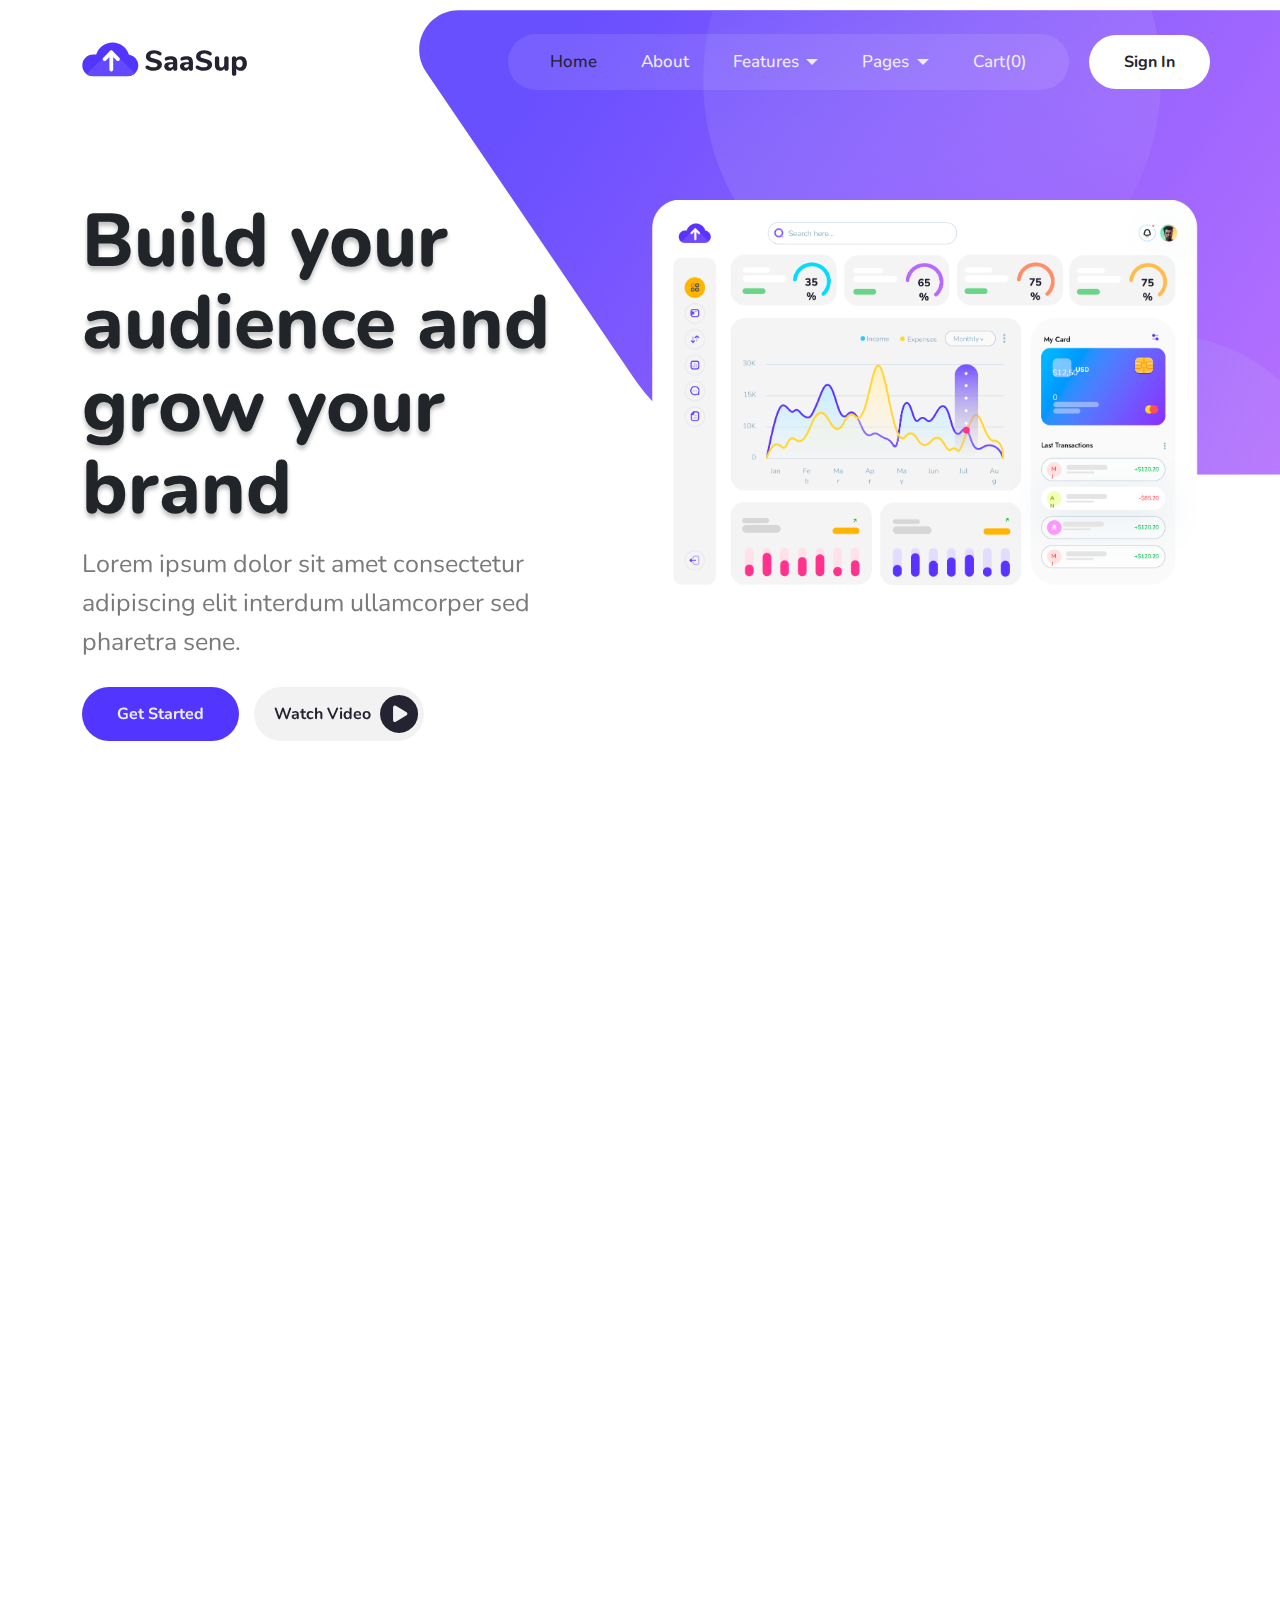
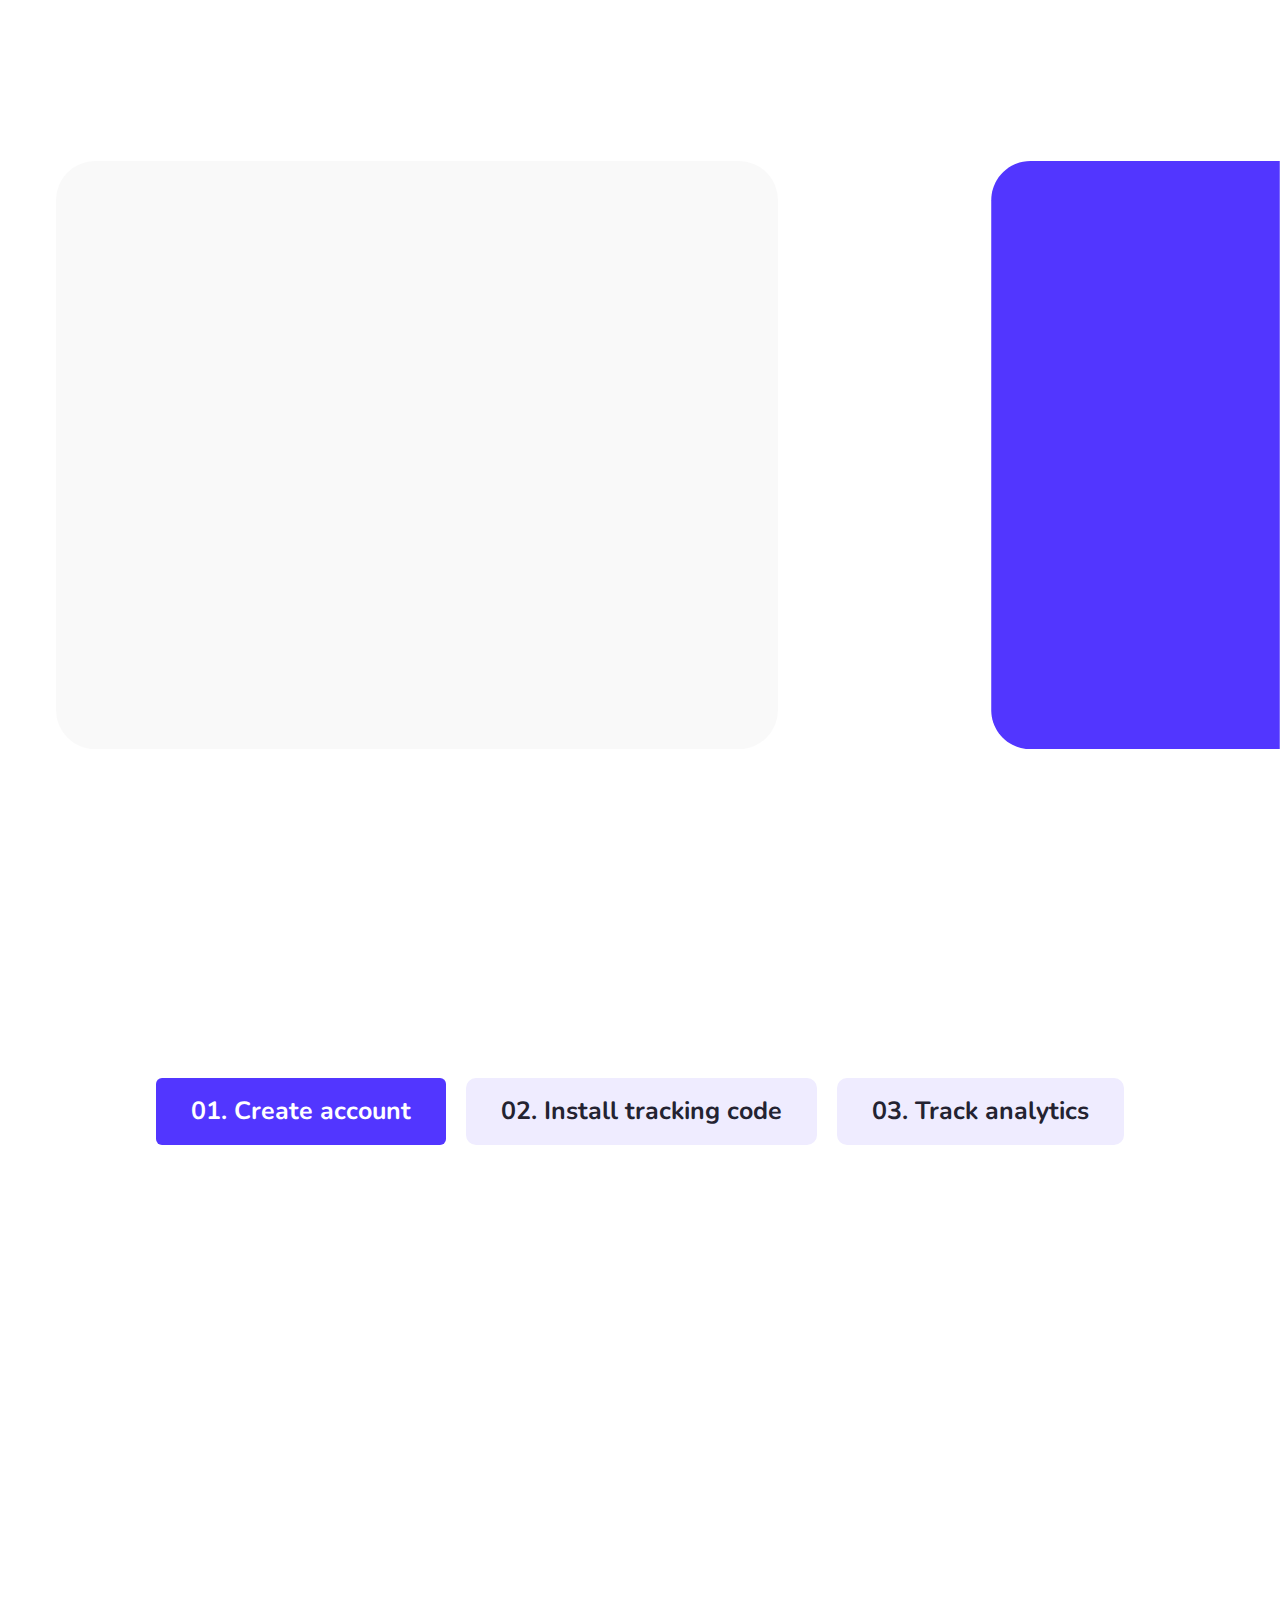
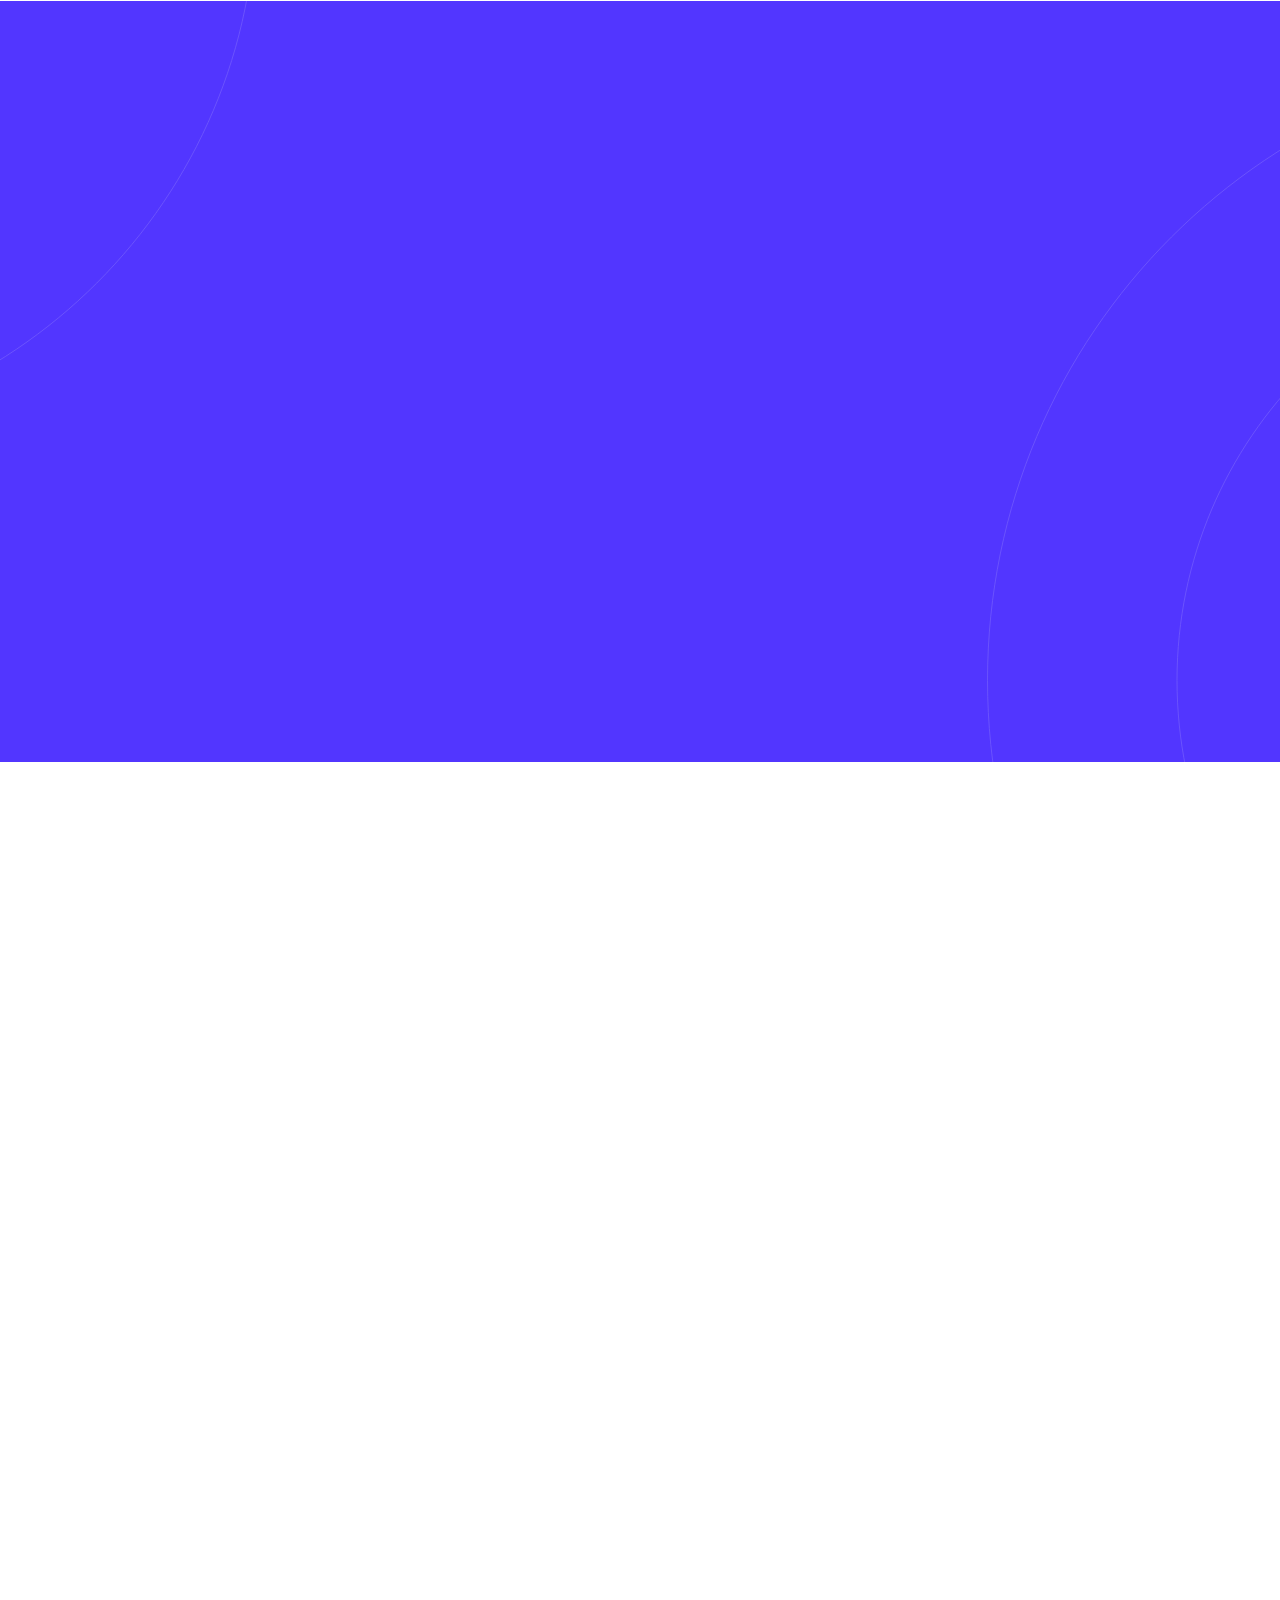
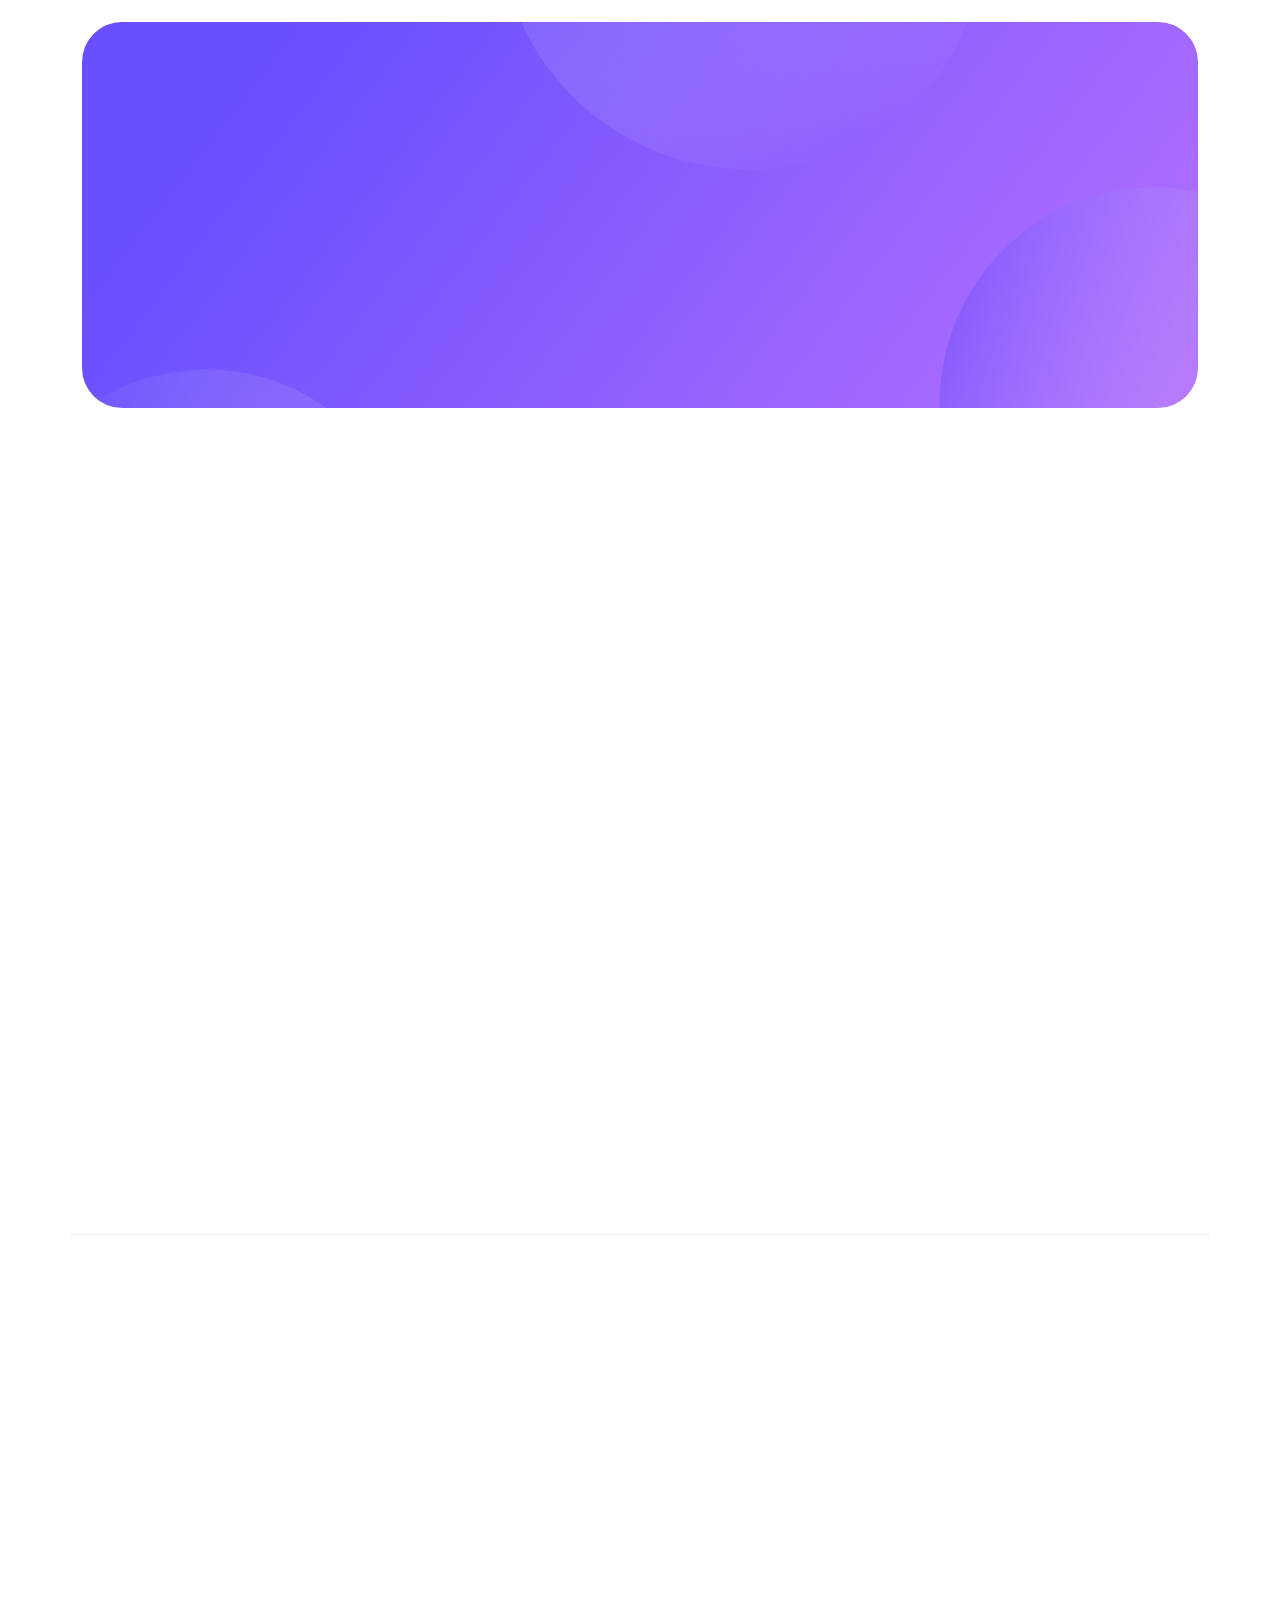
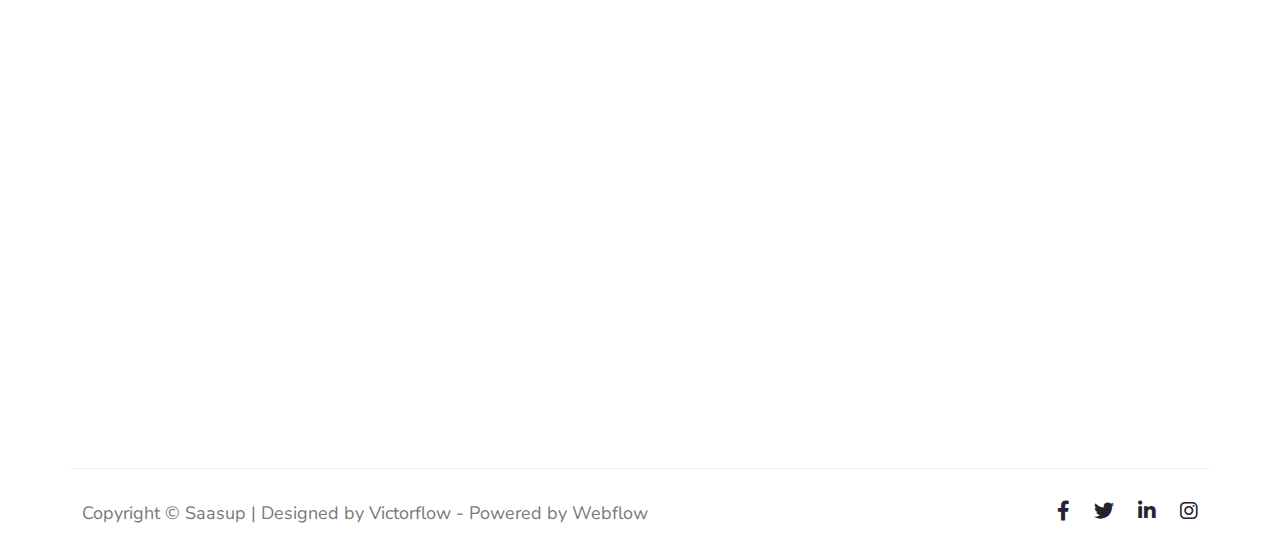
<file: index.html>
<!doctype html>
<html lang="en">
<head>
  <title>SaaSup Website</title>
  <!-- meta tags -->
  <meta charset="utf-8">
  <meta name="viewport" content="width=device-width, initial-scale=1, shrink-to-fit=no">
  <meta name="description" content="Build your audience and grow your brand">

  <!-- social meta tags -->

  <meta property="og:title" content="SaaSup Website" />
  <meta property="og:type" content="Website" />
  <meta property="og:url" content="https://coderit.online/ujjal/SaaSup/index.html" />
  <meta property="og:image" content="file:///F:/Interning/project/Figma%20to%20Html/SaaSup%20Template/assets/images/saasup_thumbnail.png" />

  <meta name="twitter:title" content="SaaSup Website">
  <meta name="twitter:description" content="Build your audience and grow your brand">
  <meta name="twitter:image" content="file:///F:/Interning/project/Figma%20to%20Html/SaaSup%20Template/assets/images/saasup_thumbnail.png">
  <meta name="twitter:card" content="summary_large_image">

  <!-- Google Fonts -->
  <link rel="shortcut icon" href="assets/images/saasup-favicon.png" type="image/x-icon">
  <link rel="preconnect" href="https://fonts.googleapis.com">
  <link rel="preconnect" href="https://fonts.gstatic.com" crossorigin>
  <link href="https://fonts.googleapis.com/css2?family=Nunito:wght@300;400;500;600;700;800&display=swap" rel="stylesheet">

  <!-- CSS Links -->
  <link href="assets/css/magnific-popup.css" rel="stylesheet">
  <link href="assets/css/aos.css" rel="stylesheet">
  <link href="assets/css/fontawesome.min.css" rel="stylesheet">
  <link href="assets/css/owl.theme.default.min.css" rel="stylesheet">
  <link href="assets/css/owl.carousel.min.css" rel="stylesheet">
  <link href="assets/css/bootstrap.min.css" rel="stylesheet">
  <link href="assets/css/style.css" rel="stylesheet">
  <link href="assets/css/responsive.css" rel="stylesheet">

</head>

<body>

  <!-- start header area -->
  <header class="header_area">
    <div class="container">
      <div class="row align-items-center pt-4">
        <div class="col-lg-2 col-md-12">
          <div class="logo_area">
            <a href="index.html">
              <img src="assets/images/logo.svg" alt="SaaSup image" loading="lazy">
            </a>
            <div class="menu-bars">
              <a href="#" class="btn02">Sign In</a>
              <a href="#" class="click-menu"><div class="fa fa-solid fa-bars"></div></a>
            </div>
          </div>
        </div>
        <div class="col-lg-10 col-md-12 p-0">
          <div class="menu_area d-flex justify-content-end align-items-center">
            <nav class="menu">
              <ul>
                <li class="active-color"><a href="index.html">Home</a></li>
                <li><a href="about.html">About</a></li>
                <li class="dropdown">
                  <a href="#" class="dropdown-toggle" data-bs-toggle="dropdown">Features</a>
                    <ul class="dropdown-menu">
                      <li class="dropdown-item"><a href="feature.html">Features</a></li>
                      <li class="dropdown-item"><a href="single-blog.html">Single Blog</a></li>
                      <li class="dropdown-item"><a href="#">Features 03</a></li>
                      <li class="dropdown-item"><a href="#">Features 04</a></li>
                      <li class="dropdown-item"><a href="#">Features 05</a></li>
                    </ul>
                </li>
                <li class="dropdown">
                  <a href="#" class="dropdown-toggle" data-bs-toggle="dropdown">Pages</a>
                    <ul class="dropdown-menu">
                      <li class="dropdown-item"><a href="integration.html">Integration</a></li>
                      <li class="dropdown-item"><a href="facebook.html">Facebook</a></li>
                      <li class="dropdown-item"><a href="price.html">Price</a></li>
                      <li class="dropdown-item"><a href="blog.html">Blog</a></li>
                      <li class="dropdown-item"><a href="contact-us.html">Contact Us</a></li>
                    </ul>
                </li>
                <li data-bs-toggle="modal" href="#clickmodal"><a href="#">Cart(0)</a></li>
              </ul>
            </nav>
            <div class="menu-button">
              <a href="#" class="btn01">Sign In</a>
            </div>
          </div>
        </div>
      </div>

      <div class="row header-banner-area">
        <div class="col-lg-6 mb-4">
          <div class="header_content" data-aos="zoom-in" data-aos-duration="1000">
            <h1 class="home-h1">Build your audience and grow your brand</h1>
            <p>Lorem ipsum dolor sit amet consectetur adipiscing elit interdum ullamcorper sed pharetra sene.</p>
            <div class="header-button">
              <a href="#" class="btn02">Get Started</a>
              <a href="https://www.youtube.com/watch?v=kqvYSoZaE5o" class="btn03 popup-video">Watch Video <i class="fa-solid fa-circle-play"></i></a> 
            </div>
          </div>
        </div>
        <div class="col-lg-6" data-aos="zoom-in" data-aos-duration="1000">
          <div class="header_banner">
            <img src="assets/images/home-page/BannerImage.png" alt="header banner" loading="lazy">
          </div>
        </div>
      </div>
    </div>
  </header>
  <!-- end header area -->

  <main>
  <!-- start feature area -->
    <section class="feature_area section_padding">
      <div class="container">
        <div class="titel-header text-center" data-aos="zoom-in" data-aos-duration="1000">
          <h5 class="titel-btn">Features</h5>
          <h2>Powerful features to boost your productivity</h2>
        </div>
        <div class="row feature-content justify-content-center">
          <div class="col-xl-4 col-lg-6 col-md-6 ">
            <div class="feature-img-content text-center"  data-aos="zoom-in" data-aos-duration="1000">
              <a href="#">
                <img src="assets/images/home-page/FeatureIcon01.png" alt="image">
              </a>
              <h3>Secured Platform</h3>
              <p>Contrary to popular belief, Lore Ipsum is not simply random text. It has roots in a piece.</p>
              <a href="#">Learn More</a>
            </div>
          </div>
          <div class="col-xl-4 col-lg-6 col-md-6 ">
            <div class="feature-img-content text-center" data-aos="zoom-in" data-aos-duration="1000">
              <a href="#">
                <img src="assets/images/home-page/FeatureIcon02.png" alt="image">
              </a>
              <h3>Advanced Analytics</h3>
              <p>Contrary to popular belief, Lore Ipsum is not simply random text. It has roots in a piece.</p>
              <a href="#">Learn More</a>
            </div>
          </div>
          <div class="col-xl-4 col-lg-6 col-md-6 ">
            <div class="feature-img-content text-center" data-aos="zoom-in" data-aos-duration="1000">
              <a href="#">
                <img src="assets/images/home-page/FeatureIcon03.png" alt="image">
              </a>
              <h3>Powerful Automation</h3>
              <p>Contrary to popular belief, Lore Ipsum is not simply random text. It has roots in a piece.</p>
              <a href="#">Learn More</a>
            </div>
          </div>
        </div>
      </div>
    </section>
  <!-- end feature area -->

  <!-- start platform area -->
    <section class="platform-area section_padding">
      <div class="container">
        <div class="row align-items-center platform-background " data-aos="zoom-in" data-aos-duration="1000">
          <div class="col-lg-6 mb-4">
            <div class="platform-content">
              <h2>Powerful and ease to use saas builder platform</h2>
              <p>It is a long established fact that a reader will be by the from readable content of a page when looking at its layout. The point of using lorem Ipsum.</p>
              <div class="platform-cost d-flex align-items-center ">
                <div class="platform-cost-icon">
                  <a href="#">
                    <img src="assets/images/home-page/cost.png" alt="icon image">
                  </a>
                </div>
                <div class="platform-cost-content">
                  <h3>Cost Effective</h3>
                  <p>Contrary to popular belief, Lore Ipsum is not simply random text.</p>
                </div>
              </div>
            </div>
          </div>
          <div class="col-lg-6">
            <div class="platform-image">
              <img src="assets/images/home-page/platformImage.png" alt="image">
            </div>
          </div>
        </div>
      </div>
    </section>
  <!-- start platform area -->

  <!-- start work area -->
    <section class="work-area section_padding">
      <div class="container">
        <div class="titel-header text-center" data-aos="zoom-in" data-aos-duration="800">
          <h5 class="titel-btn">How It Work</h5>
          <h2>Work smarter <br> with easy access for user..</h2>
        </div>
        <div class="row">
          <div class="col-md-12">
            <div class="work-user-area">
              <ul class="nav nav-pills " id="pills-tab" role="tablist">
                <li class="nav-item" role="presentation">
                  <button class="nav-link active" id="pills-home-tab" data-bs-toggle="pill" data-bs-target="#create-account" type="button" role="tab">01. Create account</button>
                </li>
                <li class="nav-item" role="presentation">
                  <button class="nav-link" id="pills-profile-tab" data-bs-toggle="pill" data-bs-target="#install-code" type="button" role="tab">02. Install tracking code</button>
                </li>
                <li class="nav-item" role="presentation">
                  <button class="nav-link" id="pills-contact-tab" data-bs-toggle="pill" data-bs-target="#analytics" type="button" role="tab">03. Track analytics</button>
                </li>
              </ul>
              <div class="tab-content work-area-width" id="pills-tabContent">
                <div class="tab-pane fade show active" id="create-account" role="tabpanel">
                  <div class="row">
                    <div class="col-lg-6">
                      <div class="work-area-content" data-aos="zoom-in" data-aos-duration="1000">
                        <div class="work-content-top">
                          <a href="#"><i class="fa-solid fa-circle-user"></i></a>
                          <h3>Create your account & start your work</h3>
                        </div>
                        <p>It is a long established fact that a reader will be distracted by the readable content of a page from when looking at it layout. The point of using Lorem Ipsum</p>
                        <a href="#" class="btn02">Get Started</a>
                      </div>
                    </div>
                    <div class="col-lg-6">
                      <div class="work-area-image" data-aos="zoom-in" data-aos-duration="1000">
                        <img src="assets/images/home-page/work-image/workImage.png" alt="work image">
                      </div>
                    </div>
                  </div>
                </div>

                <div class="tab-pane fade" id="install-code" role="tabpanel" >
                  <div class="row">
                    <div class="col-lg-6">
                      <div class="work-area-content">
                        <div class="work-content-top">
                          <a href="#"><i class="fa-solid fa-circle-user"></i></a>
                          <h3>Create your account & start your work</h3>
                        </div>
                        <p>It is a long established fact that a reader will be distracted by the readable content of a page from when looking at it layout. The point of using Lorem Ipsum</p>
                        <a href="#" class="btn02">Get Started</a>
                      </div>
                    </div>
                    <div class="col-lg-6">
                      <div class="work-area-image">
                        <img src="assets/images/home-page/work-image/workImage02.png" alt="work image">
                      </div>
                    </div>
                  </div>
                </div>

                <div class="tab-pane fade" id="analytics" role="tabpanel" >
                  <div class="row">
                    <div class="col-lg-6">
                      <div class="work-area-content">
                        <div class="work-content-top">
                          <a href="#"><i class="fa-solid fa-circle-user"></i></a>
                          <h3>Create your account & start your work</h3>
                        </div>
                        <p>It is a long established fact that a reader will be distracted by the readable content of a page from when looking at it layout. The point of using Lorem Ipsum</p>
                        <a href="#" class="btn02">Get Started</a>
                      </div>
                    </div>
                    <div class="col-lg-6">
                      <div class="work-area-image">
                        <img src="assets/images/home-page/work-image/workImage03.png" alt="work image">
                      </div>
                    </div>
                  </div>
                </div>
              </div>
            </div>
          </div>
        </div>
      </div>
    </section>
  <!-- start work area -->

  <!-- start testimonial area -->
  <section class="testimonial-area section_padding">
    <div class="container" data-aos="zoom-in" data-aos-duration="1000">
      <div class="titel-header testimonial-top text-center text-white">
        <h5 class="titel-btn">Testimonial</h5>
        <h2>Trusted by millions of creators.</h2>
      </div>
      <div class="testimonial-content owl-carousel " id="testimonialSlide">
        <div class="testimonial-carousol">
          <div class="testimonial-text text-center text-white">
            <i class="fa-solid fa-quote-left"></i>
            <p>There are many variations of passages of Lorem Ipsum available, but the majority have suffered alteration in some form, by injected humour, or randomised words which don't look even slightly believable. If you are going to use a passage.</p>
            <a href="#"><img src="assets/images/home-page/testimonial.png" alt="image"></a>
            <h4>James Toriff</h4>
            <span>Developer</span>
            <div class="testimonial-stars">
              <i class="fa-solid fa-star"></i>
              <i class="fa-solid fa-star"></i>
              <i class="fa-solid fa-star"></i>
              <i class="fa-solid fa-star"></i>
              <i class="fa-solid fa-star-half-stroke"></i>
            </div>
          </div>
        </div>
        <div class="testimonial-carousol">
          <div class="testimonial-text text-center text-white">
            <i class="fa-solid fa-quote-left"></i>
            <p>There are many variations of passages of Lorem Ipsum available, but the majority have suffered alteration in some form, by injected humour, or randomised words which don't look even slightly believable. If you are going to use a passage.</p>
            <a href="#"><img src="assets/images/home-page/testimonial.png" loading="lazy" alt="image"></a>
            <h4>James Toriff</h4>
            <span>Developer</span>
            <div class="testimonial-stars">
              <i class="fa-solid fa-star"></i>
              <i class="fa-solid fa-star"></i>
              <i class="fa-solid fa-star"></i>
              <i class="fa-solid fa-star"></i>
              <i class="fa-solid fa-star-half-stroke"></i>
            </div>
          </div>
        </div>
      </div>
    </div>
  </section>
  <!-- end testimonial area -->

  <!-- start price area -->
  <section class="main-price-area section_padding">
    <div class="container">
      <div class="row align-items-center">
        <div class="col-xl-4 mb-5">
          <div class="price-left-area" data-aos="zoom-in" data-aos-duration="1000">
            <h5 class="titel-btn">Pricing</h5>
            <h2>Simple and flexible pricing</h2>
            <p>It is a long established fact that a reader the will be distracted by the readable content of a page from when looking at it layout. </p>
            <h3>Accepted Payment Methods</h3>
            <div class="price-company">
              <a href="#"><img src="assets/images/home-page/paymentMethod.png" alt="company"></a>
              <a href="#"><img src="assets/images/home-page/paymentMethod02.png" alt="company"></a>
              <a href="#"><img src="assets/images/home-page/paymentMethod03.png" alt="company"></a>
              <a href="#"><img src="assets/images/home-page/paymentMethod04.png" alt="company"></a>
            </div>
          </div>
        </div>
        <div class="col-xl-8 ">
          <div class="row">
            <div class="col-md-6 pe-3 mb-4">
              <div class="price-mid-area" data-aos="zoom-in" data-aos-duration="1000">
                <div class="price-mid-top">
                  <h3>Basic</h3>
                  <a href="#" class="btn01">Save 30%</a>
                </div>
                <div class="price-mid-mid text-center">
                  <h3>$7.99 <small>/ month</small></h3>
                  <span>Billed as $96 per year</span>
                </div>
                <div class="price-mid-list text-center">
                  <ul>
                    <li>Unlimited members</li>
                    <li><span>Unlimited</span> feedback</li>
                    <li>Weekly team Feedback Friday</li>
                    <li>Custom Kudos <span>+9 illustration</span></li>
                    <li>Team feedback history</li>
                  </ul>
                </div>
                <div class="price-button text-center">
                  <a href="#" class="btn01">Get Started</a>
                </div>
              </div>
            </div>
            <div class="col-md-6">
              <div class="price-right-area" data-aos="zoom-in" data-aos-duration="1000">
                <div class="price-right-top">
                  <h3>Advanced</h3>
                  <a href="#" class="titel-btn">Populer</a>
                </div>
                <div class="price-right-mid text-center">
                  <h3>$10.99 <small>/month</small></h3>
                  <span>Billed as $199 per year</span>
                </div>
                <div class="price-right-list text-center">
                  <ul>
                    <li>Unlimited members</li>
                    <li><span>Unlimited</span> feedback</li>
                    <li>Weekly team Feedback Friday</li>
                    <li>Custom Kudos <span>+9 illustration</span></li>
                    <li>Team feedback history (30 items)</li>
                    <li>Personal feedback history (6 items)</li>
                    <li>Slack integration</li>
                  </ul>
                </div>
                <div class="price-button text-center">
                  <a href="#" class="btn01">Get Started</a>
                </div>
              </div>
            </div>
          </div>
        </div>
      </div>
    </div>
  </section>
  <!-- end price area -->

  <!-- start trial section -->
  <section class="trial-area section_padding">
    <div class="container">
      <div class="trial-content-image">
        <div class="row align-items-center p-5">
          <div class="col-lg-6 mb-4" data-aos="zoom-in" data-aos-duration="1000">
            <div class="trial-text text-white">
              <h2>Start your gree trial today</h2>
              <p>It is a long established fact that a reader will be by the readable when looking at it layout. </p>
              <form action="#" method="post">
                <div class="trial-mail">
                  <input class="titel-btn" type="email" placeholder="your mail here...">
                  <input class="btn01" type="submit" value="Get Started">
                </div>
              </form>
            </div>
          </div>
          <div class="col-lg-6" data-aos="zoom-in" data-aos-duration="1000">
            <div class="trial-image">
              <img src="assets/images/home-page/trailImage.png" alt="image" loading="lazy">
            </div>
          </div>
        </div>
      </div>
    </div>
  </section>
  <!-- end trial section -->

  <!-- start Popular section -->
  <section class="popular-area section_padding">
    <div class="container">
      <div class="titel-header testimonial-top text-center text-white" data-aos="zoom-in" data-aos-duration="1000">
        <h5 class="titel-btn">Blog</h5>
        <h2>Most popular articles</h2>
      </div>
      <div class="row pt-md-5 pt-3">
        <div class="col-md-12 col-lg-6" data-aos="zoom-in" data-aos-duration="1000">
          <div class="popular-content">
            <div class="popular-image">
              <a href="#"><img src="assets/images/home-page/populerImage.png" alt="image" loading="lazy"></a>
              <ul>
                <li><a href="#" class="btn01">Marketing</a></li>
                <li><a href="#" class="btn01">Analysis</a></li>
              </ul>
            </div>
            <span>November 15,2022</span>
            <h3><a href="#">10 Top tips for making your Saas product sticky</a></h3>
            <p>It is a long established fact that a reader will be distracted by the readable content of a page from when looking at it layout. The point of using Lorem Ipsum</p>
            <div class="popular-link">
              <a href="#">Read More</a>
            </div>
          </div>
        </div>
        <div class="col-md-12 col-lg-6" data-aos="zoom-in" data-aos-duration="1000">
          <div class="popular-content">
            <div class="popular-image">
              <a href="#"><img src="assets/images/home-page/populerImage02.png" alt="image" loading="lazy"></a>
              <ul>
                <li><a href="#" class="btn01">Marketing</a></li>
                <li><a href="#" class="btn01">Analysis</a></li>
              </ul>
            </div>
            <span>November 15,2022</span>
            <h3><a href="#">Automate Reports Generation with Saasup</a></h3>
            <p>It is a long established fact that a reader will be distracted by the readable content of a page from when looking at it layout. The point of using Lorem Ipsum</p>
            <div class="popular-link">
              <a href="#">Read More</a>
            </div>
          </div>
        </div>
      </div>
    </div>
  </section>
  <!-- end Popular section -->
  </main>

  <!-- start modal section -->
  <div class="modal fade" id="clickmodal" >
    <div class="modal-dialog modal-dialog-centered">
      <div class="modal-content p-4">
        <div class="modal-header">
          <h3 class="modal-title">Your Cart</h3>
          <button type="button" class="btn-close" data-bs-dismiss="modal" aria-label="Close"></button>
        </div>
        <div class="modal-body text-center">
            <p class="m-0">No items found.</p>
        </div>
        <div class="modal-footer justify-content-center">
            <a href="price.html" class="btn02">Go to pricing</a>
        </div>
      </div>
    </div>
  </div>
  <!-- end modal section -->

  <!-- start footer area -->
  <footer class="footer-area">
    <div class="container footer-container section_padding">
      <div class="row">
        <div class="col-xxl-4 col-xl-6 col-md-6" data-aos="zoom-in" data-aos-duration="1000">
          <div class="footer-left">
            <a href="#">
              <img src="assets/images/logo.svg" alt="logo image">
            </a>
            <p>It is a long established fact that from will be distracted by the readable from when looking.</p>
            <div class="footer-left-contact d-flex mb-3">
              <i class="fa-regular fa-envelope"></i>
              <div class="footer-mail ps-3">
                <a href="mailto:saasup@gmail.com">saasup@gmail.com</a> <br>
                <a href="mailto:mail@saasup.com">mail@saasup.com</a>
              </div>
            </div>
            <div class="footer-left-contact d-flex ">
              <i class="fa-solid fa-phone-volume"></i>
              <div class="footer-phone-number ps-3">
                <a href="tel:+98765413654">+987 6541 3654</a> <br>
                <a href="tel:+00165476589">+001 6547 6589</a>
              </div>
            </div>
          </div>
        </div>
        <div class="col-xxl-4 col-xl-6 col-md-6">
          <div class="row">
            <div class="col-md-6 p-0" data-aos="zoom-in" data-aos-duration="1000">
              <div class="footer-mid pe-5">
                <h4>Pages</h4>
                <ul>
                  <li><a href="#">Home</a></li>
                  <li><a href="#">About Us</a></li>
                  <li><a href="#">Integration</a></li>
                  <li><a href="#">Pricing</a></li>
                  <li><a href="#">Features</a></li>
                  <li><a href="#">Contact Us</a></li>
                </ul>
              </div>
            </div>
            <div class="col-md-6 p-0" data-aos="zoom-in" data-aos-duration="1000">
              <div class="footer-mid pe-3">
                <h4>Utility Pages</h4>
                <ul>
                  <li><a href="#">Password</a></li>
                  <li><a href="#">Protected</a></li>
                  <li><a href="#">404 Not Found</a></li>
                  <li><a href="#">Style Guide</a></li>
                  <li><a href="#">Licenses</a></li>
                  <li><a href="#">Changelog</a></li>
                </ul>
              </div>
            </div>
          </div>
        </div>
        <div class="col-xxl-4 col-xl-12 p-3" data-aos="zoom-in" data-aos-duration="1000">
          <div class="footer-right">
            <a href="#">Download</a>
            <h4>Its suitable to all decvices and screens</h4>
            <p>It is a long established fact that a reader will be distracted layout.</p>
            <div class="footer-apps d-flex ">
              <a href="#" class="btn02"><i class="fa-brands fa-apple"></i> App Store</a>
              <a href="#" class="btn01"><i class="fa-brands fa-android"></i> Play Store</a>
            </div>
          </div>
        </div>
      </div>
    </div>
  </footer>
  <!-- end footer area -->

  <!-- start copyright area -->
  <div class="copyright-area">
    <div class="container">
      <div class="copyright-text">
        <p>Copyright © Saasup | Designed by Victorflow - Powered by Webflow</p>
        <div class="footer-social-icons">
          <a href="#"><i class="fa-brands fa-facebook-f"></i></a>
          <a href="#"><i class="fa-brands fa-twitter"></i></a>
          <a href="#"><i class="fa-brands fa-linkedin-in"></i></a>
          <a href="#"><i class="fa-brands fa-instagram"></i></a>
        </div>
      </div>
    </div>
  </div>
  <!-- end copyright area -->

  <!-- JavaScript Libraries -->
  <script src="assets/js/jquery.min.js"></script>
  <script src="assets/js/popper.min.js"></script>
  <script src="assets/js/jquery.magnific-popup.min.js"></script>
  <script src="assets/js/aos.js"></script>
  <script src="assets/js/bootstrap.min.js"></script>
  <script src="assets/js/owl.carousel.min.js"></script>
  <script src="assets/js/scripts.js"></script> 
</body>
</html>
</file>
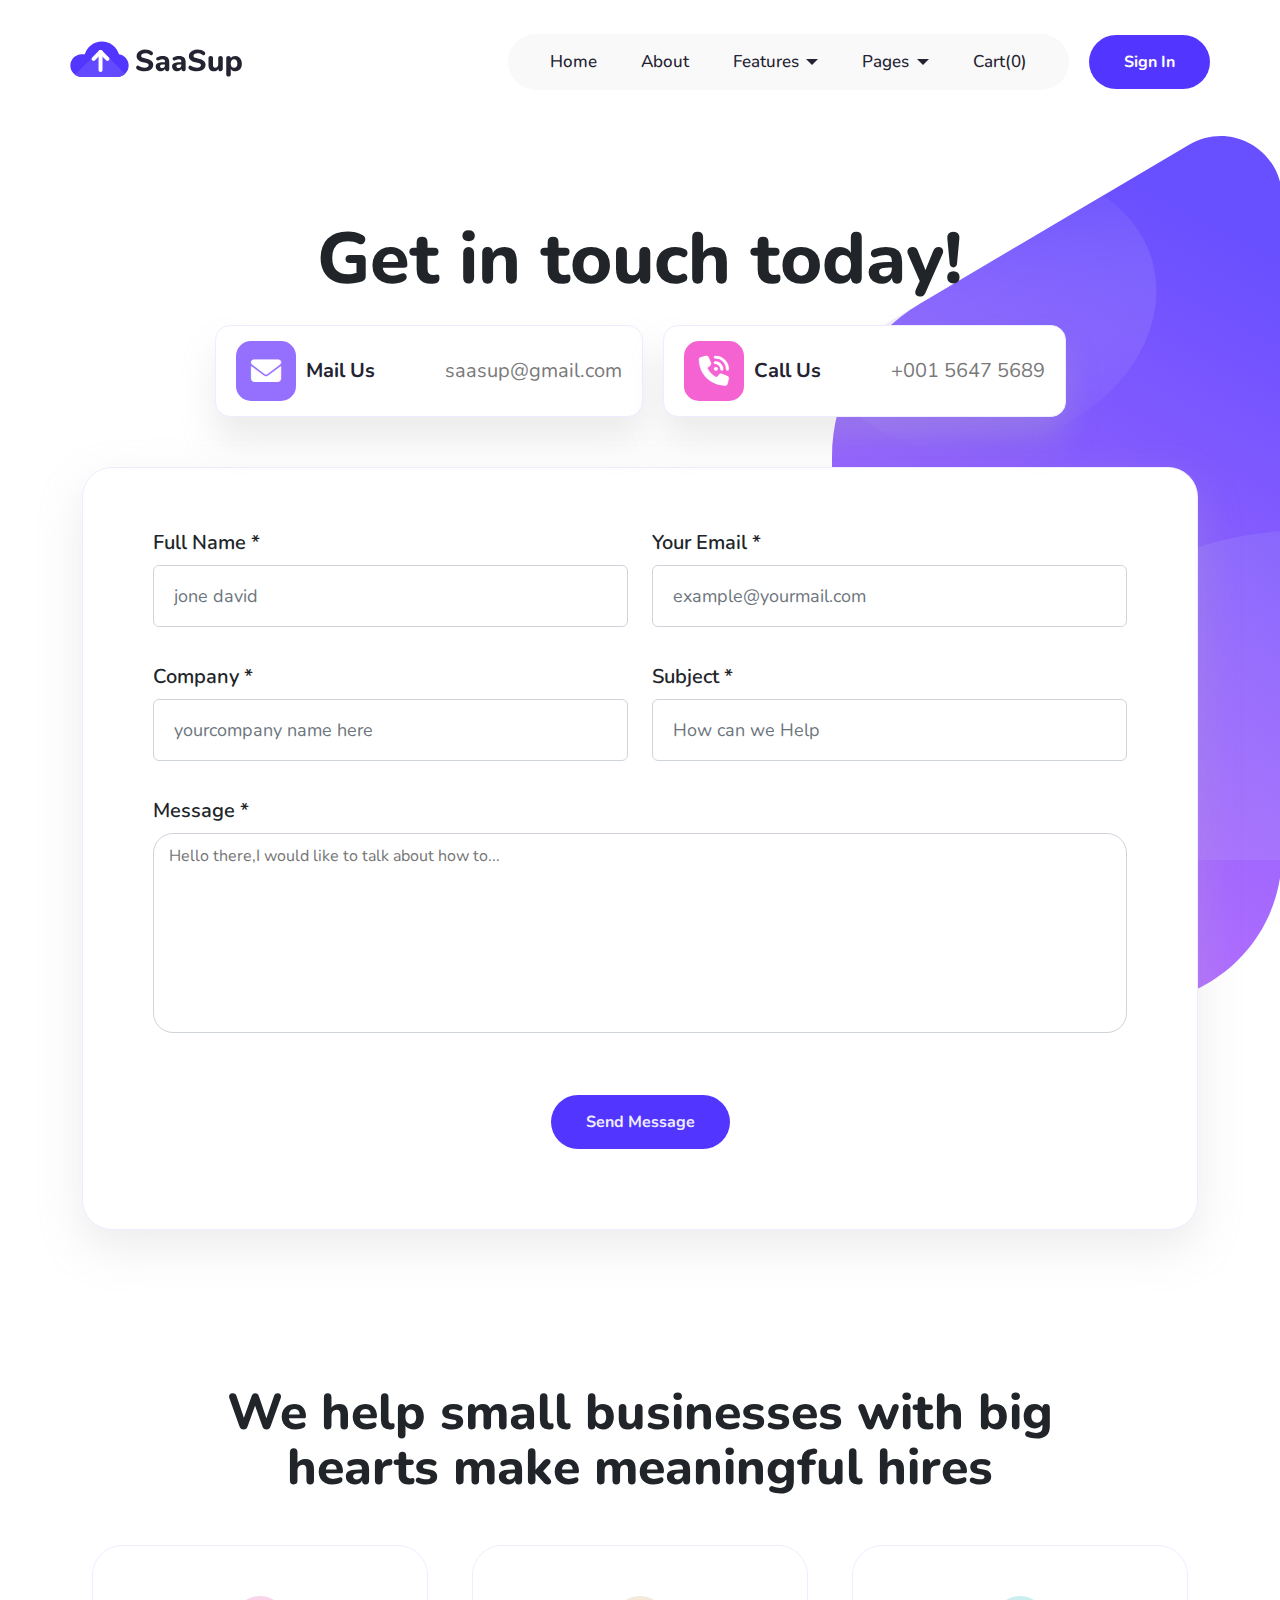
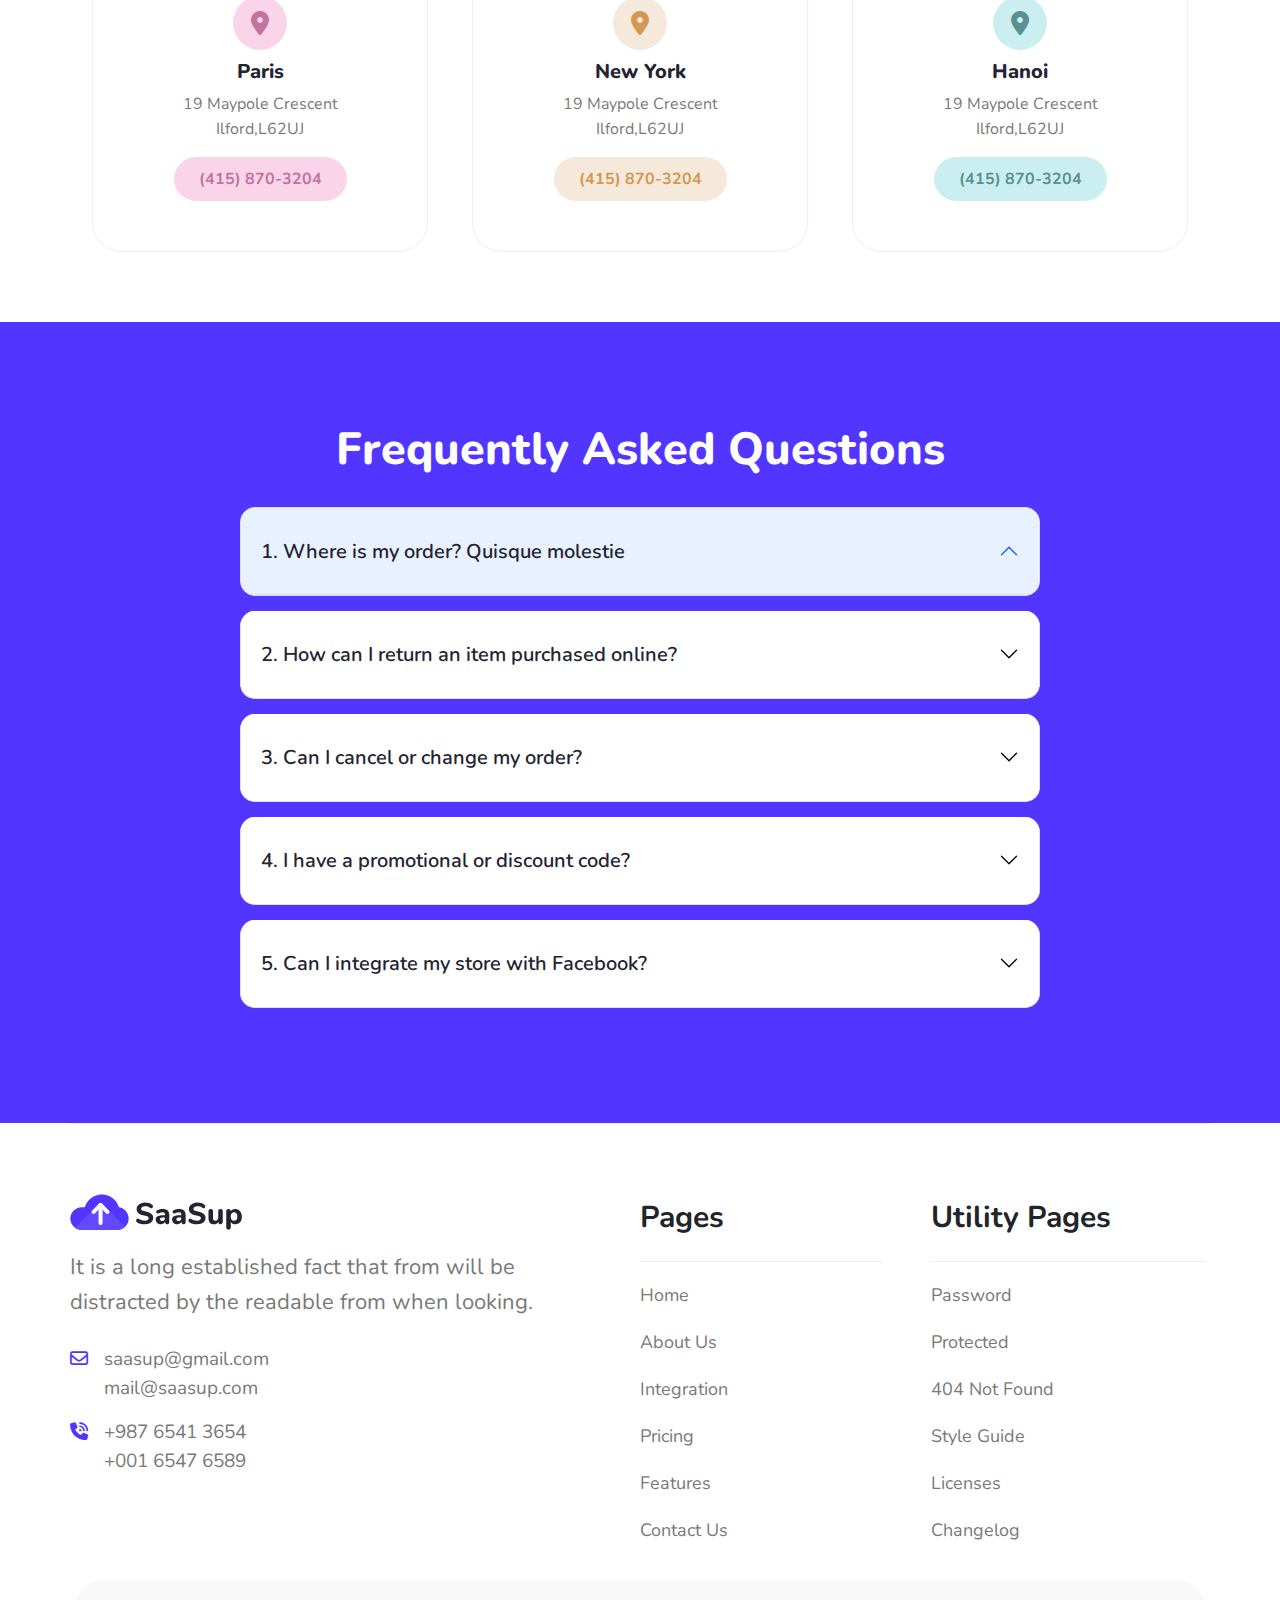
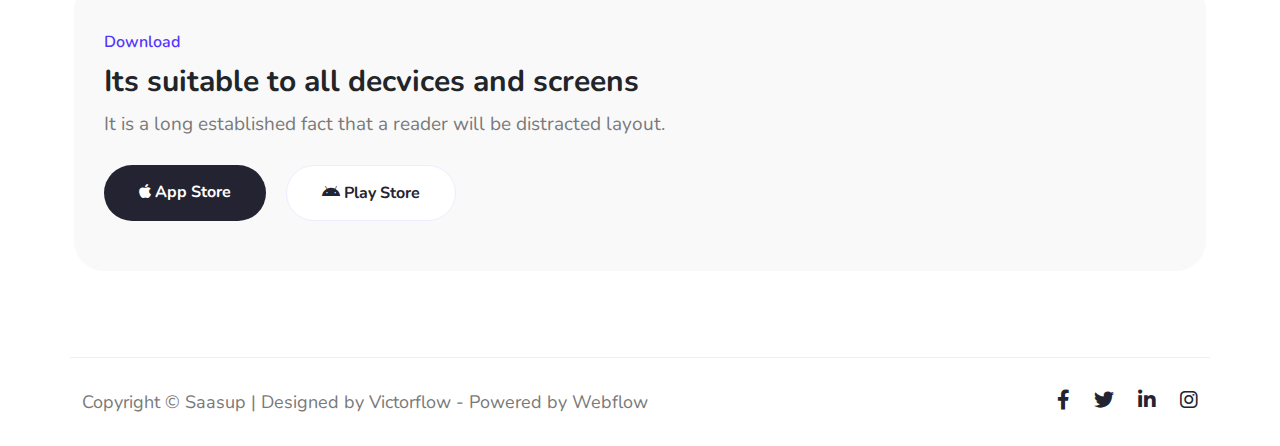
<file: contact-us.html>
<!doctype html>
<html lang="en">
<head>
  <title>SaaSup</title>
  <!-- Required meta tags -->
  <meta charset="utf-8">
  <meta name="viewport" content="width=device-width, initial-scale=1, shrink-to-fit=no">

  <!-- Google Fonts -->
  <link rel="shortcut icon" href="assets/images/saasup-favicon.png" type="image/x-icon">
  <link rel="preconnect" href="https://fonts.googleapis.com">
  <link rel="preconnect" href="https://fonts.gstatic.com" crossorigin>
  <link href="https://fonts.googleapis.com/css2?family=Nunito:wght@300;400;500;600;700;800&display=swap" rel="stylesheet">

  <!-- CSS Links -->
  <link href="assets/css/fontawesome.min.css" rel="stylesheet">
  <link href="assets/css/owl.theme.default.min.css" rel="stylesheet">
  <link href="assets/css/owl.carousel.min.css" rel="stylesheet">
  <link href="assets/css/aos.css" rel="stylesheet">
  <link href="assets/css/bootstrap.min.css" rel="stylesheet">
  <link href="assets/css/style.css" rel="stylesheet">
  <link href="assets/css/responsive.css" rel="stylesheet">

</head>

<body>

  <!-- start header area -->
  <header class="header_area background-none-header">
    <div class="container">
      <div class="row align-items-center pt-4">
        <div class="col-lg-2 col-md-12  p-0">
          <div class="logo_area">
            <a href="index.html">
              <img src="assets/images/logo.svg" alt="SaaSup image" loading="lazy">
            </a>
            <div class="menu-bars">
              <a href="#" class="btn02">Sign In</a>
              <a href="#" class="click-menu"><div class="fa fa-solid fa-bars"></div></a>
            </div>
          </div>
        </div>
        <div class="col-lg-10 col-md-12 p-0">
          <div class="menu_area d-flex justify-content-end align-items-center">
            <nav class="menu">
              <ul>
                <li><a href="index.html">Home</a></li>
                <li><a href="about.html">About</a></li>
                <li class="dropdown">
                  <a href="#" class="dropdown-toggle" data-bs-toggle="dropdown">Features</a>
                    <ul class="dropdown-menu">
                      <li class="dropdown-item"><a href="feature.html">Features</a></li>
                      <li class="dropdown-item"><a href="single-blog.html">Single Blog</a></li>
                      <li class="dropdown-item"><a href="#">Features 03</a></li>
                      <li class="dropdown-item"><a href="#">Features 04</a></li>
                      <li class="dropdown-item"><a href="#">Features 05</a></li>
                    </ul>
                </li>
                <li class="dropdown">
                  <a href="#" class="dropdown-toggle" data-bs-toggle="dropdown">Pages</a>
                    <ul class="dropdown-menu">
                      <li class="dropdown-item"><a href="integration.html">Integration</a></li>
                      <li class="dropdown-item"><a href="facebook.html">Facebook</a></li>
                      <li class="dropdown-item"><a href="price.html">Price</a></li>
                      <li class="dropdown-item"><a href="blog.html">Blog</a></li>
                      <li class="dropdown-item active-color"><a href="contact-us.html">Contact Us</a></li>
                    </ul>
                </li>
                <li data-bs-toggle="modal" href="#clickmodal"><a href="#">Cart(0)</a></li>
              </ul>
            </nav>
            <div class="menu-button">
              <a href="#" class="btn01">Sign In</a>
            </div>
          </div>
        </div>
      </div>
      
    </div>
  </header>
  <!-- end header area -->

  <!-- start Contact section -->
  <section class="contact-us-area section_padding">
    <div class="container">
        <div class="top-header top_padding">
            <h1 class="mb-3">Get in touch today!</h1>
            <div class="contactUs-mail-number">
                <div class="contactUs-top d-flex align-items-center justify-content-between">
                    <div class="contactUs-icon contactUs-icon-color1">
                        <i class="fa-solid fa-envelope"></i>
                        <span>Mail Us</span>
                    </div>
                    <a href="mailto:saasup@gmail.com">saasup@gmail.com</a>
                </div>
                <div class="contactUs-top d-flex align-items-center justify-content-between">
                    <div class="contactUs-icon contactUs-icon-color2">
                        <i class="fa-solid fa-phone-volume"></i>
                        <span>Call Us</span>
                    </div>
                    <a href="tel:+00156476589">+001 5647 5689</a>
                </div>
            </div>
        </div>

        <div class="contactUs-form">
            <form action="#" method="POST">
                <div class="row form-name">
                    <div class="col-sm-12 col-md-6">
                        <label for="name">Full Name *</label>
                        <input id="name" type="text" class="form-control" placeholder="jone david" aria-label="First name">
                    </div>
                    <div class="col-sm-12 col-md-6">
                        <label for="email">Your Email *</label>
                      <input id="email" type="email" class="form-control" placeholder="example@yourmail.com" aria-label="Last name">
                    </div>
                </div>

                <div class="row form-company">
                    <div class="col-sm-12 col-md-6">
                        <label for="company">Company *</label>
                        <input id="company" type="text" class="form-control" placeholder="yourcompany name here" aria-label="First name">
                    </div>
                    <div class="col-sm-12 col-md-6">
                        <label for="subject">Subject *</label>
                      <input id="subject" type="text" class="form-control" placeholder="How can we Help" aria-label="Last name">
                    </div>
                </div>

                <div class="row form-message">
                    <div class="col">
                        <label for="message">Message *</label> <br>
                        <textarea name="message" id="message" placeholder="Hello there,I would like to talk about how to..."></textarea>
                    </div>
                </div>

               <div class="form-button">
                    <input class="btn02 form-sub" type="submit" value="Send Message">
               </div>
            </form>
        </div>
    </div>
  </section>

  <section class="business-area section_padding">
    <div class="container">
        <div class="titel-header text-center">
            <h2>We help small businesses with big hearts make meaningful hires</h2>
          </div>
        <div class="meaning-area">
            <div class="row text-center">
                <div class="col-md-4">
                    <div class="meaning-content meaning-content01">
                        <i class="fa-solid fa-location-dot"></i>
                        <h5>Paris</h5>
                        <p>19 Maypole Crescent</p>
                        <p>Ilford,L62UJ</p>
                        <a class="btn03" href="tel:4158703204">(415) 870-3204</a>
                    </div>
                </div>

                <div class="col-md-4">
                    <div class="meaning-content meaning-content02">
                        <i class="fa-solid fa-location-dot"></i>
                        <h5>New York</h5>
                        <p>19 Maypole Crescent</p>
                        <p>Ilford,L62UJ</p>
                        <a class="btn03" href="tel:4158703204">(415) 870-3204</a>
                    </div>
                </div>

                <div class="col-md-4">
                    <div class="meaning-content meaning-content03">
                        <i class="fa-solid fa-location-dot"></i>
                        <h5>Hanoi</h5>
                        <p>19 Maypole Crescent</p>
                        <p>Ilford,L62UJ</p>
                        <a class="btn03" href="tel:4158703204">(415) 870-3204</a>
                    </div>
                </div>
            </div>
        </div>
    </div>
  </section>

  <section class="contact-accordion section_padding">
    <div class="container">
        <div class="contact-accordion-header text-center text-white">
            <h2>Frequently Asked Questions</h2>
        </div>
        <div class="accordion-area-width">
            <div class="accordion" id="accordionExample">
                <div class="accordion-item">
                  <h2 class="accordion-header" id="headingOne">
                    <button class="accordion-button " type="button" data-bs-toggle="collapse" data-bs-target="#collapseOne">1. Where is my order? Quisque molestie</button>
                  </h2>
                  <div id="collapseOne" class="accordion-collapse collapse">
                    <div class="accordion-body">
                        <p>The are going to use a passage of Lorem Ipsum, you need to be sure tdembarrassing hidden in the middle of text. All the Lorem generators on the Internet tend to repeat predefined chunks as necessary, making this the first true generator on the Internet. </p>
                    </div>
                  </div>
                </div>
                <div class="accordion-item">
                  <h2 class="accordion-header" id="headingTwo">
                    <button class="accordion-button collapsed" type="button" data-bs-toggle="collapse" data-bs-target="#collapseTwo">2. How can I return an item purchased online?</button>
                  </h2>
                  <div id="collapseTwo" class="accordion-collapse collapse">
                    <div class="accordion-body">
                        <p>The are going to use a passage of Lorem Ipsum, you need to be sure tdembarrassing hidden in the middle of text. All the Lorem generators on the Internet tend to repeat predefined chunks as necessary, making this the first true generator on the Internet. </p>
                    </div>
                  </div>
                </div>
                <div class="accordion-item">
                  <h2 class="accordion-header" id="headingThree">
                    <button class="accordion-button collapsed" type="button" data-bs-toggle="collapse" data-bs-target="#collapseThree">3. Can I cancel or change my order?</button>
                  </h2>
                  <div id="collapseThree" class="accordion-collapse collapse">
                    <div class="accordion-body">
                        <p>The are going to use a passage of Lorem Ipsum, you need to be sure tdembarrassing hidden in the middle of text. All the Lorem generators on the Internet tend to repeat predefined chunks as necessary, making this the first true generator on the Internet. </p>
                    </div>
                  </div>
                </div>
                <div class="accordion-item">
                  <h2 class="accordion-header" id="headingfour">
                    <button class="accordion-button collapsed" type="button" data-bs-toggle="collapse" data-bs-target="#collapsefour">4. I have a promotional or discount code?</button>
                  </h2>
                  <div id="collapsefour" class="accordion-collapse collapse">
                    <div class="accordion-body">
                        <p>The are going to use a passage of Lorem Ipsum, you need to be sure tdembarrassing hidden in the middle of text. All the Lorem generators on the Internet tend to repeat predefined chunks as necessary, making this the first true generator on the Internet. </p>
                    </div>
                  </div>
                </div>
                <div class="accordion-item">
                  <h2 class="accordion-header" id="headingfive">
                    <button class="accordion-button collapsed" type="button" data-bs-toggle="collapse" data-bs-target="#collapsefive">5. Can I integrate my store with Facebook?</button>
                  </h2>
                  <div id="collapsefive" class="accordion-collapse collapse">
                    <div class="accordion-body">
                        <p>The are going to use a passage of Lorem Ipsum, you need to be sure tdembarrassing hidden in the middle of text. All the Lorem generators on the Internet tend to repeat predefined chunks as necessary, making this the first true generator on the Internet. </p>
                    </div>
                  </div>
                </div>
            </div>
        </div>
    </div>
  </section>

  <!-- end Contact section -->

  <!-- start modal section -->
  <div class="modal fade" id="clickmodal" >
    <div class="modal-dialog modal-dialog-centered">
      <div class="modal-content p-4">
        <div class="modal-header">
          <h3 class="modal-title">Your Cart</h3>
          <button type="button" class="btn-close" data-bs-dismiss="modal" aria-label="Close"></button>
        </div>
        <div class="modal-body text-center">
            <p class="m-0">No items found.</p>
        </div>
        <div class="modal-footer justify-content-center">
            <a href="price.html" class="btn02">Go to pricing</a>
        </div>
      </div>
    </div>
  </div>
  <!-- end modal section -->

  <!-- start footer area -->
  <footer class="footer-area">
    <div class="container footer-container section_padding">
      <div class="row">
        <div class="col-xxl-4 col-xl-6 col-md-6">
          <div class="footer-left">
            <a href="#">
              <img src="assets/images/logo.svg" alt="logo image">
            </a>
            <p>It is a long established fact that from will be distracted by the readable from when looking.</p>
            <div class="footer-left-contact d-flex mb-3">
              <i class="fa-regular fa-envelope"></i>
              <div class="footer-mail ps-3">
                <a href="mailto:saasup@gmail.com">saasup@gmail.com</a> <br>
                <a href="mailto:mail@saasup.com">mail@saasup.com</a>
              </div>
            </div>
            <div class="footer-left-contact d-flex ">
              <i class="fa-solid fa-phone-volume"></i>
              <div class="footer-phone-number ps-3">
                <a href="tel:+98765413654">+987 6541 3654</a> <br>
                <a href="tel:+00165476589">+001 6547 6589</a>
              </div>
            </div>
          </div>
        </div>
        <div class="col-xxl-4 col-xl-6 col-md-6">
          <div class="row">
            <div class="col-md-6 p-0">
              <div class="footer-mid pe-5">
                <h4>Pages</h4>
                <ul>
                  <li><a href="#">Home</a></li>
                  <li><a href="#">About Us</a></li>
                  <li><a href="#">Integration</a></li>
                  <li><a href="#">Pricing</a></li>
                  <li><a href="#">Features</a></li>
                  <li><a href="#">Contact Us</a></li>
                </ul>
              </div>
            </div>
            <div class="col-md-6 p-0">
              <div class="footer-mid pe-3">
                <h4>Utility Pages</h4>
                <ul>
                  <li><a href="#">Password</a></li>
                  <li><a href="#">Protected</a></li>
                  <li><a href="#">404 Not Found</a></li>
                  <li><a href="#">Style Guide</a></li>
                  <li><a href="#">Licenses</a></li>
                  <li><a href="#">Changelog</a></li>
                </ul>
              </div>
            </div>
          </div>
        </div>
        <div class="col-xxl-4 col-xl-12 p-3">
          <div class="footer-right">
            <a href="#">Download</a>
            <h4>Its suitable to all decvices and screens</h4>
            <p>It is a long established fact that a reader will be distracted layout.</p>
            <div class="footer-apps d-flex ">
              <a href="#" class="btn02"><i class="fa-brands fa-apple"></i> App Store</a>
              <a href="#" class="btn01"><i class="fa-brands fa-android"></i> Play Store</a>
            </div>
          </div>
        </div>
      </div>
    </div>
  </footer>
  <!-- end footer area -->

  <!-- start copyright area -->
  <div class="copyright-area">
    <div class="container">
      <div class="copyright-text">
        <p>Copyright © Saasup | Designed by Victorflow - Powered by Webflow</p>
        <div class="footer-social-icons">
          <a href="#"><i class="fa-brands fa-facebook-f"></i></a>
          <a href="#"><i class="fa-brands fa-twitter"></i></a>
          <a href="#"><i class="fa-brands fa-linkedin-in"></i></a>
          <a href="#"><i class="fa-brands fa-instagram"></i></a>
        </div>
      </div>
    </div>
  </div>
  <!-- end copyright area -->

  <!-- JavaScript Libraries -->
  <!-- <script src="assets/js/jquery.min.js"></script> -->
  <script src="assets/js/jquery.copy.min.js"></script>
  <script src="assets/js/popper.min.js"></script>
  <script src="assets/js/jquery.counterup.min.js"></script>
  <script src="assets/js/waypoints.min.js"></script>
  <script src="assets/js/aos.js"></script>
  <script src="assets/js/bootstrap.min.js"></script>
  <script src="assets/js/owl.carousel.min.js"></script>
  <script src="assets/js/scripts.js"></script> 
</body>
</html>
</file>
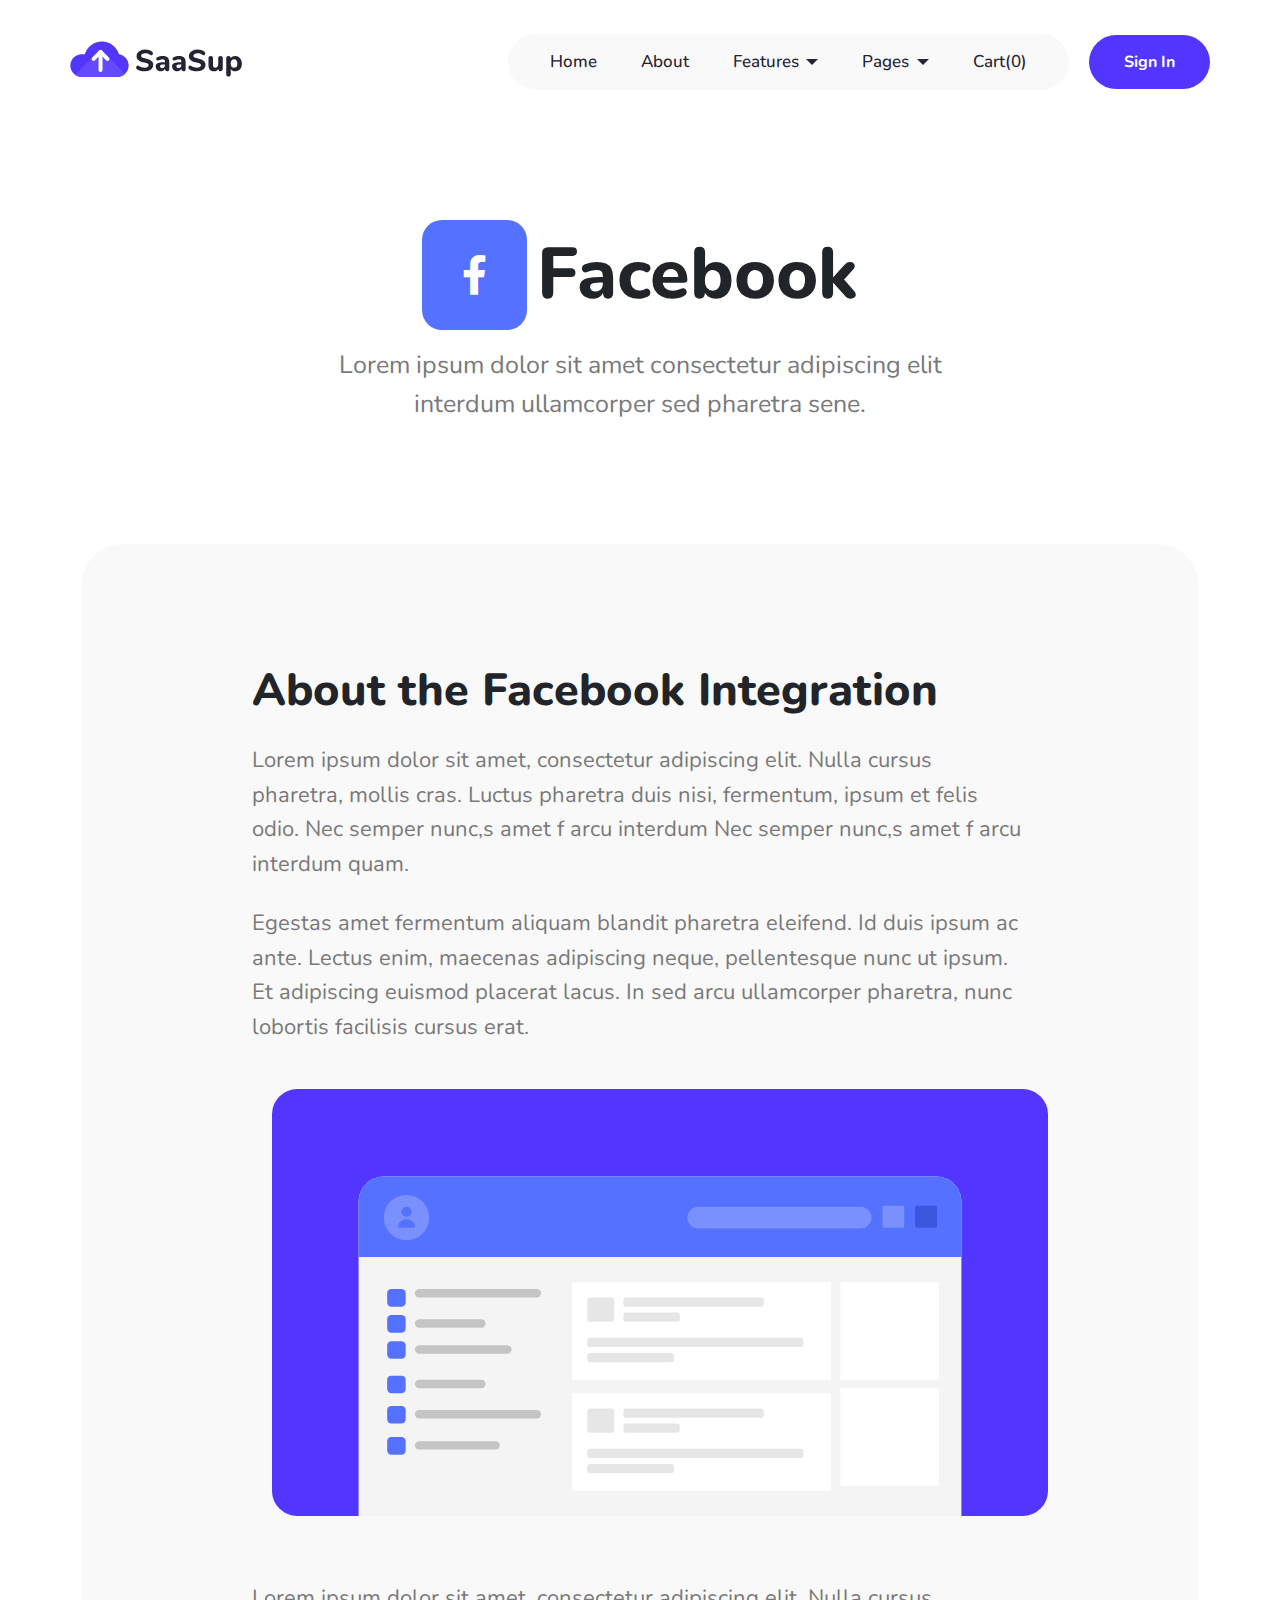
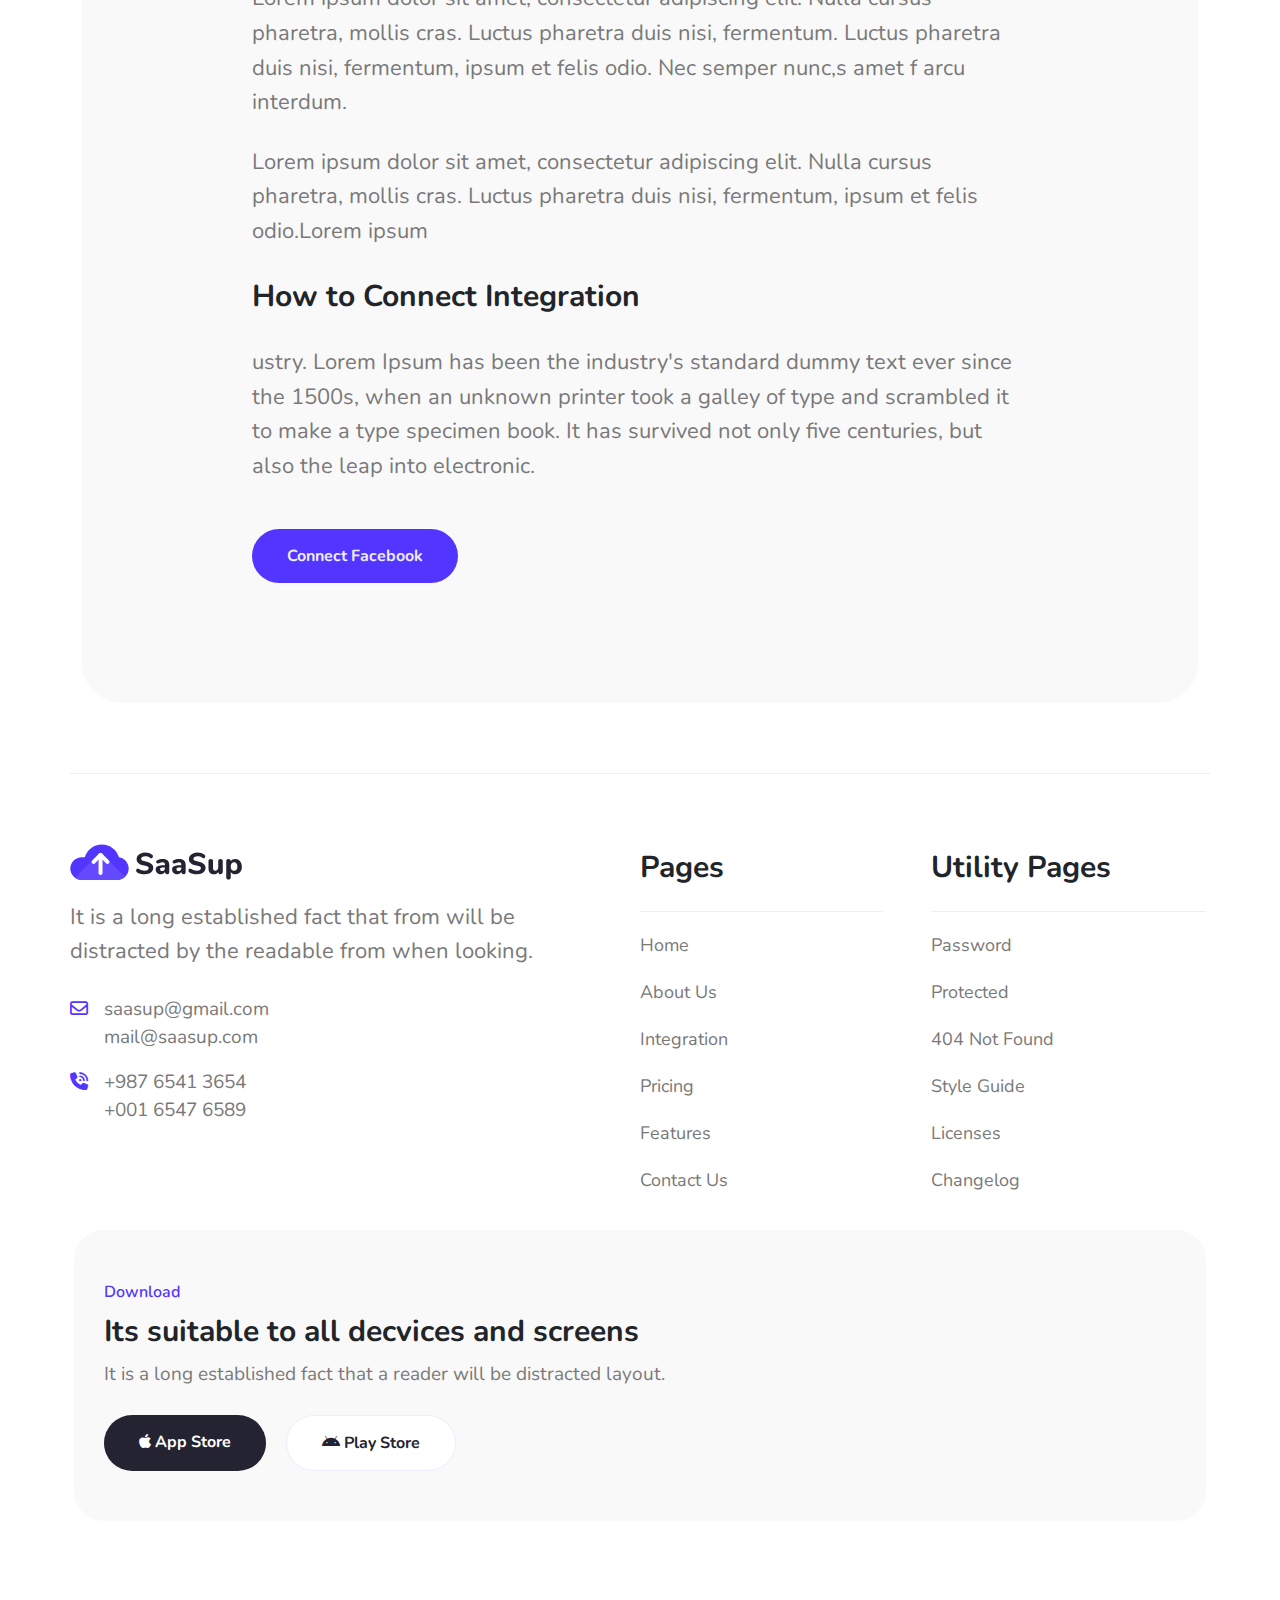
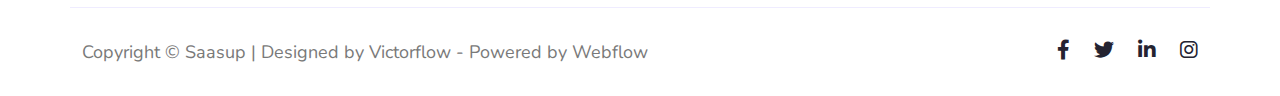
<file: facebook.html>
<!doctype html>
<html lang="en">
<head>
  <title>SaaSup</title>
  <!-- Required meta tags -->
  <meta charset="utf-8">
  <meta name="viewport" content="width=device-width, initial-scale=1, shrink-to-fit=no">

  <!-- Google Fonts -->
  <link rel="shortcut icon" href="assets/images/saasup-favicon.png" type="image/x-icon">
  <link rel="preconnect" href="https://fonts.googleapis.com">
  <link rel="preconnect" href="https://fonts.gstatic.com" crossorigin>
  <link href="https://fonts.googleapis.com/css2?family=Nunito:wght@300;400;500;600;700;800&display=swap" rel="stylesheet">

  <!-- CSS Links -->
  <link href="assets/css/fontawesome.min.css" rel="stylesheet">
  <link href="assets/css/owl.theme.default.min.css" rel="stylesheet">
  <link href="assets/css/owl.carousel.min.css" rel="stylesheet">
  <link href="assets/css/aos.css" rel="stylesheet">
  <link href="assets/css/bootstrap.min.css" rel="stylesheet">
  <link href="assets/css/style.css" rel="stylesheet">
  <link href="assets/css/responsive.css" rel="stylesheet">

</head>

<body>

  <!-- start header area -->
  <header class="header_area background-none-header">
    <div class="container">
      <div class="row align-items-center pt-4">
        <div class="col-lg-2 col-md-12  p-0">
          <div class="logo_area">
            <a href="index.html">
              <img src="assets/images/logo.svg" alt="SaaSup image" loading="lazy">
            </a>
            <div class="menu-bars">
              <a href="#" class="btn02">Sign In</a>
              <a href="#" class="click-menu"><div class="fa fa-solid fa-bars"></div></a>
            </div>
          </div>
        </div>
        <div class="col-lg-10 col-md-12 p-0">
          <div class="menu_area d-flex justify-content-end align-items-center">
            <nav class="menu">
              <ul>
                <li><a href="index.html">Home</a></li>
                <li><a href="about.html">About</a></li>
                <li class="dropdown">
                  <a href="#" class="dropdown-toggle" data-bs-toggle="dropdown">Features</a>
                    <ul class="dropdown-menu">
                      <li class="dropdown-item"><a href="feature.html">Features</a></li>
                      <li class="dropdown-item"><a href="single-blog.html">Single Blog</a></li>
                      <li class="dropdown-item"><a href="#">Features 03</a></li>
                      <li class="dropdown-item"><a href="#">Features 04</a></li>
                      <li class="dropdown-item"><a href="#">Features 05</a></li>
                    </ul>
                </li>
                <li class="dropdown">
                  <a href="#" class="dropdown-toggle" data-bs-toggle="dropdown">Pages</a>
                    <ul class="dropdown-menu">
                      <li class="dropdown-item"><a href="integration.html">Integration</a></li>
                      <li class="dropdown-item active-color"><a href="facebook.html">Facebook</a></li>
                      <li class="dropdown-item"><a href="price.html">Price</a></li>
                      <li class="dropdown-item"><a href="blog.html">Blog</a></li>
                      <li class="dropdown-item"><a href="contact-us.html">Contact Us</a></li>
                    </ul>
                </li>
                <li data-bs-toggle="modal" href="#clickmodal"><a href="#">Cart(0)</a></li>
              </ul>
            </nav>
            <div class="menu-button">
              <a href="#" class="btn01">Sign In</a>
            </div>
          </div>
        </div>
      </div>
      
    </div>
  </header>
  <!-- end header area -->

  <!-- start Facebook section -->
  <section class="facebook-area section_padding">
    <div class="container">
        <div class="top-header top_padding">
            <h1 class="mb-3 d-flex justify-content-center align-items-center"><i class="fa-brands fa-facebook-f"></i> Facebook</h1>
            <p>Lorem ipsum dolor sit amet consectetur adipiscing elit interdum ullamcorper sed pharetra sene.</p>
        </div>

        <div class="facebook-content">
            <div class="facebook-text">
                <h3>About the Facebook Integration</h3>
                <p>Lorem ipsum dolor sit amet, consectetur adipiscing elit. Nulla cursus pharetra, mollis cras. Luctus pharetra duis nisi, fermentum, ipsum et felis odio. Nec semper nunc,s amet f arcu interdum  Nec semper nunc,s amet f arcu interdum quam.</p>
                <p>Egestas amet fermentum aliquam blandit pharetra eleifend. Id duis ipsum ac ante. Lectus enim, maecenas adipiscing neque, pellentesque nunc ut ipsum. Et adipiscing euismod placerat lacus. In sed arcu ullamcorper pharetra, nunc lobortis facilisis cursus erat.</p>

                <img src="assets/images/facebook/Image.svg" alt="image" loading="lazy">

                <p>Lorem ipsum dolor sit amet, consectetur adipiscing elit. Nulla cursus pharetra, mollis cras. Luctus pharetra duis nisi, fermentum. Luctus pharetra duis nisi, fermentum, ipsum et felis odio. Nec semper nunc,s amet f arcu interdum.</p>
                <p>Lorem ipsum dolor sit amet, consectetur adipiscing elit. Nulla cursus pharetra, mollis cras. Luctus pharetra duis nisi, fermentum, ipsum et felis odio.Lorem ipsum</p>

                <h4>How to Connect Integration</h4>
                
                <p>ustry. Lorem Ipsum has been the industry's standard dummy text ever since the 1500s, when an unknown printer took a galley of type and scrambled it to make a type specimen book. It has survived not only five centuries, but also the leap into electronic.</p>

                <a href="#" class="btn02">Connect Facebook</a>
            </div>
        </div>
        

    </div>
  </section>
  <!-- end Facebook section -->

  <!-- start modal section -->
  <div class="modal fade" id="clickmodal" >
    <div class="modal-dialog modal-dialog-centered">
      <div class="modal-content p-4">
        <div class="modal-header">
          <h3 class="modal-title">Your Cart</h3>
          <button type="button" class="btn-close" data-bs-dismiss="modal" aria-label="Close"></button>
        </div>
        <div class="modal-body text-center">
            <p class="m-0">No items found.</p>
        </div>
        <div class="modal-footer justify-content-center">
            <a href="price.html" class="btn02">Go to pricing</a>
        </div>
      </div>
    </div>
  </div>
  <!-- end modal section -->

  <!-- start footer area -->
  <footer class="footer-area">
    <div class="container footer-container section_padding">
      <div class="row">
        <div class="col-xxl-4 col-xl-6 col-md-6">
          <div class="footer-left">
            <a href="#">
              <img src="assets/images/logo.svg" alt="logo image">
            </a>
            <p>It is a long established fact that from will be distracted by the readable from when looking.</p>
            <div class="footer-left-contact d-flex mb-3">
              <i class="fa-regular fa-envelope"></i>
              <div class="footer-mail ps-3">
                <a href="mailto:saasup@gmail.com">saasup@gmail.com</a> <br>
                <a href="mailto:mail@saasup.com">mail@saasup.com</a>
              </div>
            </div>
            <div class="footer-left-contact d-flex ">
              <i class="fa-solid fa-phone-volume"></i>
              <div class="footer-phone-number ps-3">
                <a href="tel:+98765413654">+987 6541 3654</a> <br>
                <a href="tel:+00165476589">+001 6547 6589</a>
              </div>
            </div>
          </div>
        </div>
        <div class="col-xxl-4 col-xl-6 col-md-6">
          <div class="row">
            <div class="col-md-6 p-0">
              <div class="footer-mid pe-5">
                <h4>Pages</h4>
                <ul>
                  <li><a href="#">Home</a></li>
                  <li><a href="#">About Us</a></li>
                  <li><a href="#">Integration</a></li>
                  <li><a href="#">Pricing</a></li>
                  <li><a href="#">Features</a></li>
                  <li><a href="#">Contact Us</a></li>
                </ul>
              </div>
            </div>
            <div class="col-md-6 p-0">
              <div class="footer-mid pe-3">
                <h4>Utility Pages</h4>
                <ul>
                  <li><a href="#">Password</a></li>
                  <li><a href="#">Protected</a></li>
                  <li><a href="#">404 Not Found</a></li>
                  <li><a href="#">Style Guide</a></li>
                  <li><a href="#">Licenses</a></li>
                  <li><a href="#">Changelog</a></li>
                </ul>
              </div>
            </div>
          </div>
        </div>
        <div class="col-xxl-4 col-xl-12 p-3">
          <div class="footer-right">
            <a href="#">Download</a>
            <h4>Its suitable to all decvices and screens</h4>
            <p>It is a long established fact that a reader will be distracted layout.</p>
            <div class="footer-apps d-flex ">
              <a href="#" class="btn02"><i class="fa-brands fa-apple"></i> App Store</a>
              <a href="#" class="btn01"><i class="fa-brands fa-android"></i> Play Store</a>
            </div>
          </div>
        </div>
      </div>
    </div>
  </footer>
  <!-- end footer area -->

  <!-- start copyright area -->
  <div class="copyright-area">
    <div class="container">
      <div class="copyright-text">
        <p>Copyright © Saasup | Designed by Victorflow - Powered by Webflow</p>
        <div class="footer-social-icons">
          <a href="#"><i class="fa-brands fa-facebook-f"></i></a>
          <a href="#"><i class="fa-brands fa-twitter"></i></a>
          <a href="#"><i class="fa-brands fa-linkedin-in"></i></a>
          <a href="#"><i class="fa-brands fa-instagram"></i></a>
        </div>
      </div>
    </div>
  </div>
  <!-- end copyright area -->

  <!-- JavaScript Libraries -->
  <!-- <script src="assets/js/jquery.min.js"></script> -->
  <script src="assets/js/jquery.copy.min.js"></script>
  <script src="assets/js/popper.min.js"></script>
  <script src="assets/js/jquery.counterup.min.js"></script>
  <script src="assets/js/waypoints.min.js"></script>
  <script src="assets/js/aos.js"></script>
  <script src="assets/js/bootstrap.min.js"></script>
  <script src="assets/js/owl.carousel.min.js"></script>
  <script src="assets/js/scripts.js"></script> 
</body>
</html>
</file>
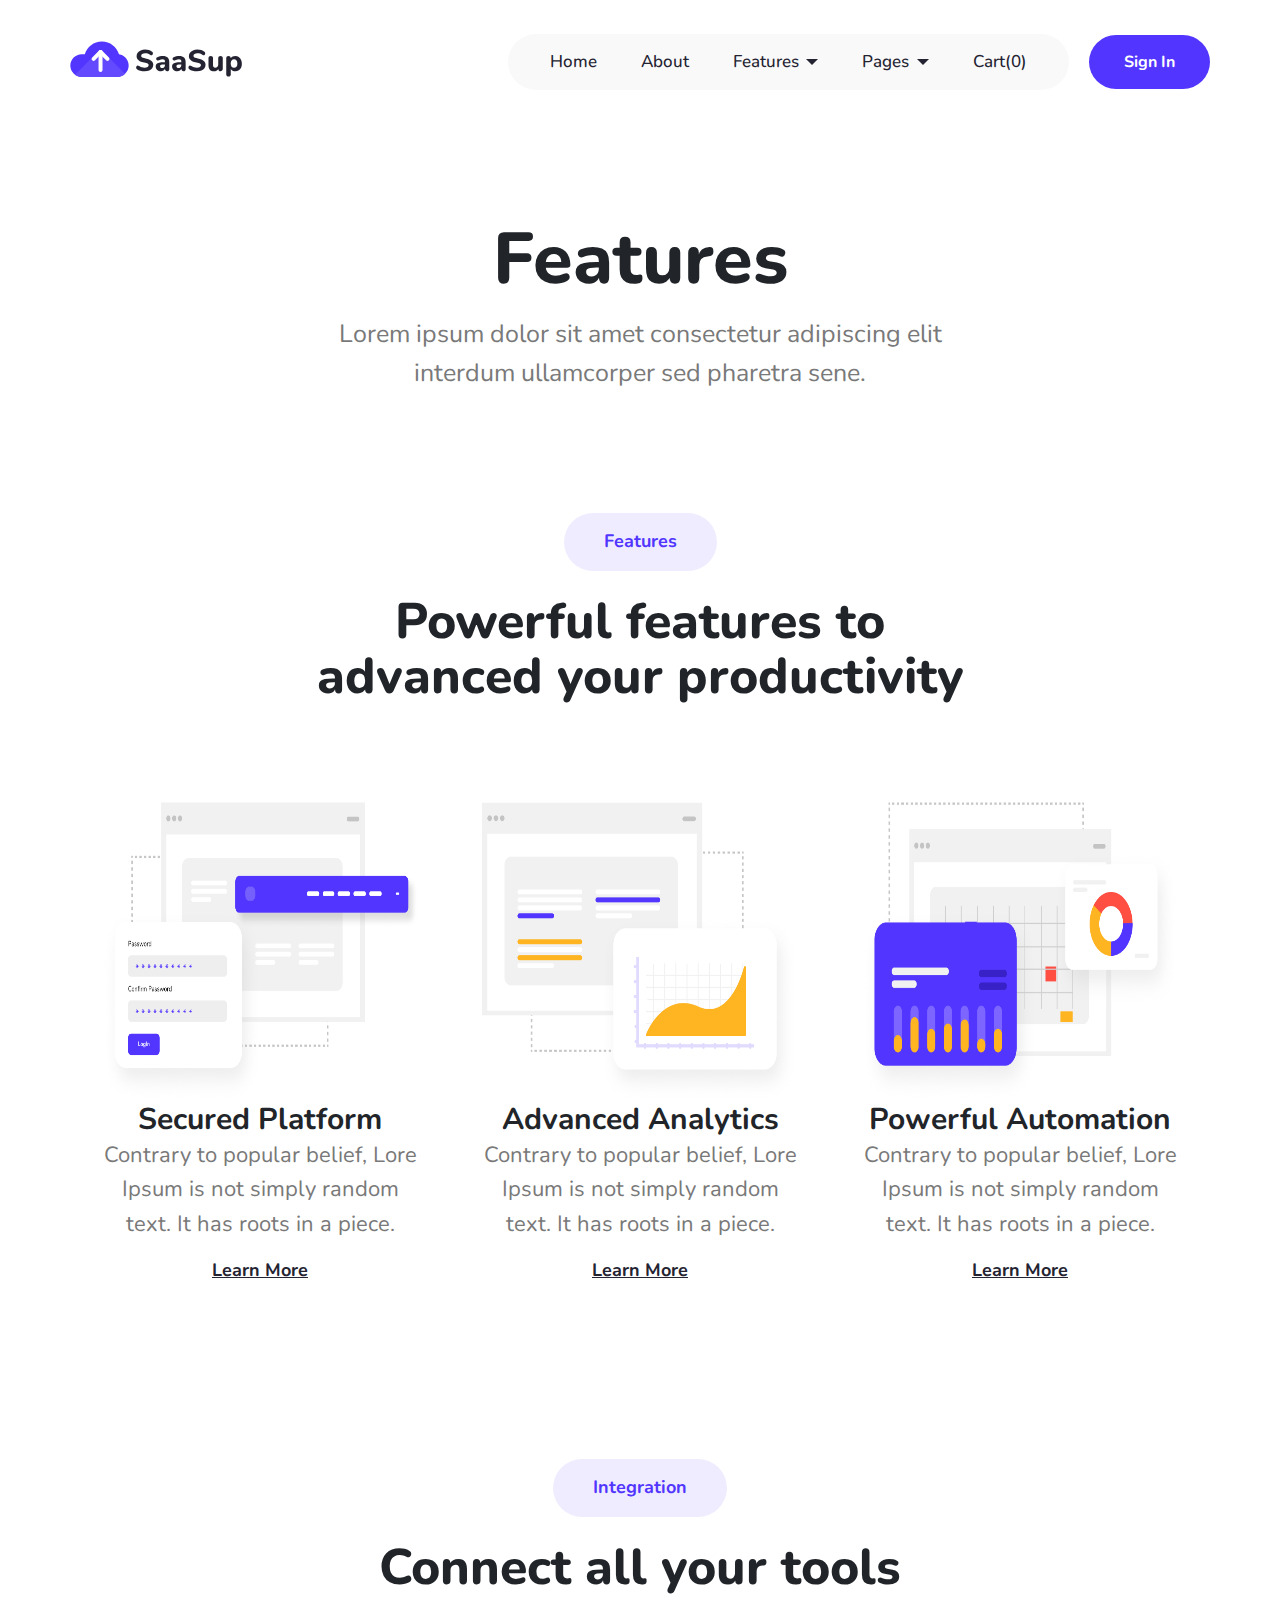
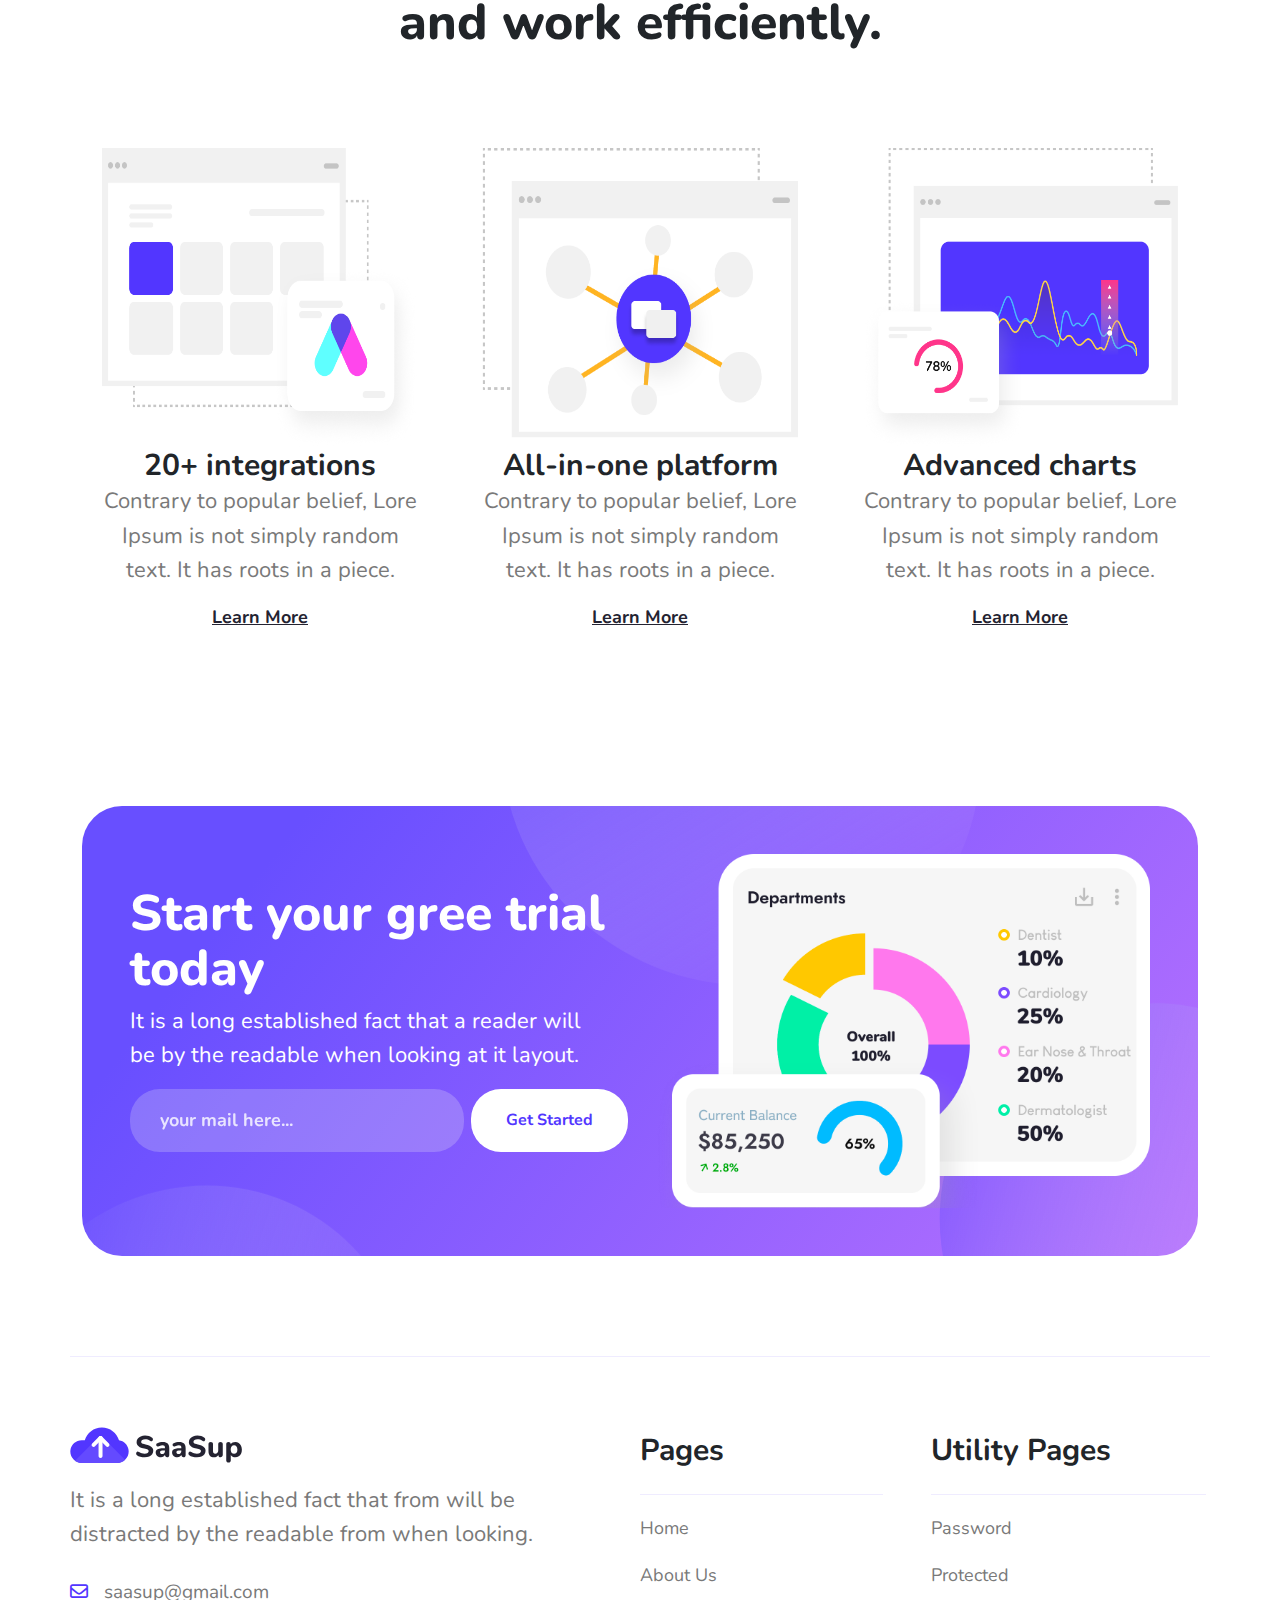
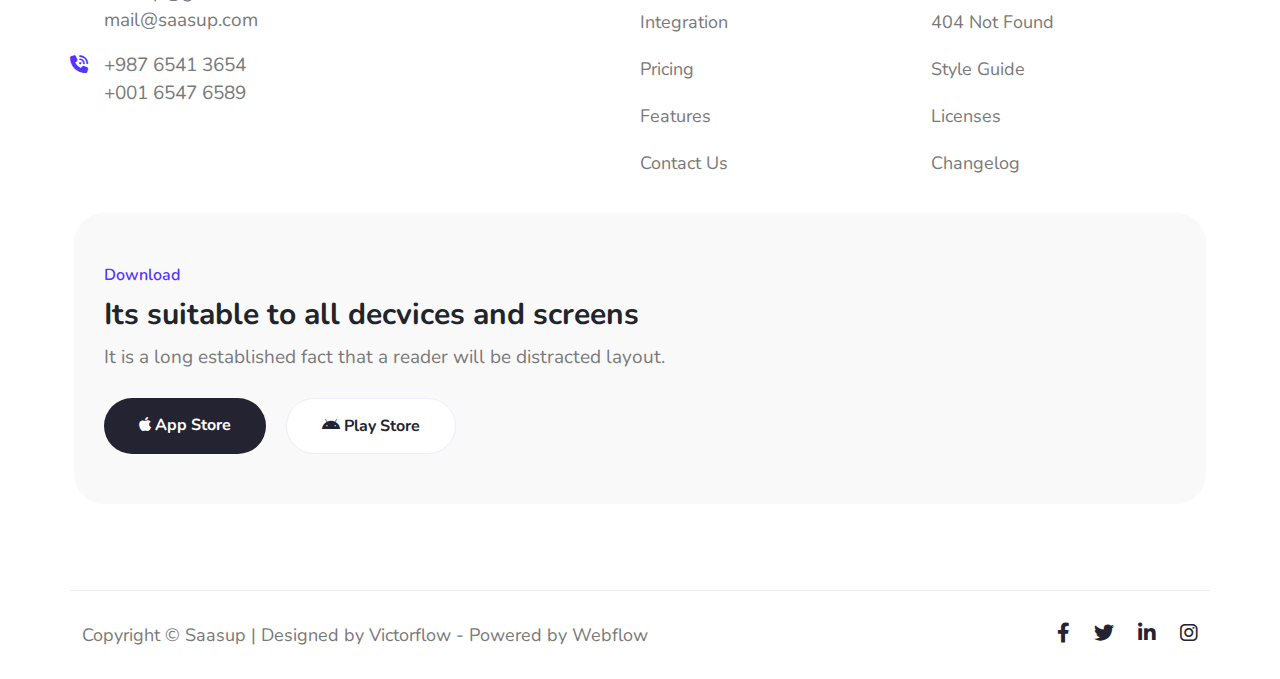
<file: feature.html>
<!doctype html>
<html lang="en">
<head>
  <title>SaaSup</title>
  <!-- Required meta tags -->
  <meta charset="utf-8">
  <meta name="viewport" content="width=device-width, initial-scale=1, shrink-to-fit=no">

  <!-- Google Fonts -->
  <link rel="shortcut icon" href="assets/images/saasup-favicon.png" type="image/x-icon">
  <link rel="preconnect" href="https://fonts.googleapis.com">
  <link rel="preconnect" href="https://fonts.gstatic.com" crossorigin>
  <link href="https://fonts.googleapis.com/css2?family=Nunito:wght@300;400;500;600;700;800&display=swap" rel="stylesheet">

  <!-- CSS Links -->
  <link href="assets/css/fontawesome.min.css" rel="stylesheet">
  <link href="assets/css/owl.theme.default.min.css" rel="stylesheet">
  <link href="assets/css/owl.carousel.min.css" rel="stylesheet">
  <link href="assets/css/aos.css" rel="stylesheet">
  <link href="assets/css/bootstrap.min.css" rel="stylesheet">
  <link href="assets/css/style.css" rel="stylesheet">
  <link href="assets/css/responsive.css" rel="stylesheet">

</head>

<body>

  <!-- start header area -->
  <header class="header_area background-none-header">
    <div class="container">
      <div class="row align-items-center pt-4">
        <div class="col-lg-2 col-md-12  p-0">
          <div class="logo_area">
            <a href="index.html">
              <img src="assets/images/logo.svg" alt="SaaSup image" loading="lazy">
            </a>
            <div class="menu-bars">
              <a href="#" class="btn02">Sign In</a>
              <a href="#" class="click-menu"><div class="fa fa-solid fa-bars"></div></a>
            </div>
          </div>
        </div>
        <div class="col-lg-10 col-md-12 p-0">
          <div class="menu_area d-flex justify-content-end align-items-center">
            <nav class="menu">
              <ul>
                <li><a href="index.html">Home</a></li>
                <li><a href="about.html">About</a></li>
                <li class="dropdown">
                  <a href="#" class="dropdown-toggle" data-bs-toggle="dropdown">Features</a>
                    <ul class="dropdown-menu">
                      <li class="dropdown-item active-color"><a href="feature.html">Features</a></li>
                      <li class="dropdown-item"><a href="single-blog.html">Single Blog</a></li>
                      <li class="dropdown-item"><a href="#">Features 03</a></li>
                      <li class="dropdown-item"><a href="#">Features 04</a></li>
                      <li class="dropdown-item"><a href="#">Features 05</a></li>
                    </ul>
                </li>
                <li class="dropdown">
                  <a href="#" class="dropdown-toggle" data-bs-toggle="dropdown">Pages</a>
                    <ul class="dropdown-menu">
                      <li class="dropdown-item"><a href="integration.html">Integration</a></li>
                      <li class="dropdown-item"><a href="facebook.html">Facebook</a></li>
                      <li class="dropdown-item"><a href="price.html">Price</a></li>
                      <li class="dropdown-item"><a href="blog.html">Blog</a></li>
                      <li class="dropdown-item"><a href="contact-us.html">Contact Us</a></li>
                    </ul>
                </li>
                <li data-bs-toggle="modal" href="#clickmodal"><a href="#">Cart(0)</a></li>
              </ul>
            </nav>
            <div class="menu-button">
              <a href="#" class="btn01">Sign In</a>
            </div>
          </div>
        </div>
      </div>
      
    </div>
  </header>
  <!-- end header area -->

  <!-- start feature section -->
  <section class="feature-area section_padding">
    <div class="container">
        <div class="top-header top_padding">
            <h1 class="mb-3">Features</h1>
            <p>Lorem ipsum dolor sit amet consectetur adipiscing elit interdum ullamcorper sed pharetra sene.</p>
        </div>

        <div class="titel-header text-center">
            <h5 class="titel-btn">Features</h5>
            <h2>Powerful features to advanced your productivity</h2>
          </div>
          <div class="row feature-content justify-content-center">
            <div class="col-xl-4 col-lg-6 col-md-6 ">
              <div class="feature-img-content text-center">
                <a href="#">
                  <img src="assets/images/home-page/FeatureIcon01.png" alt="image">
                </a>
                <h3>Secured Platform</h3>
                <p>Contrary to popular belief, Lore Ipsum is not simply random text. It has roots in a piece.</p>
                <a href="#">Learn More</a>
              </div>
            </div>
            <div class="col-xl-4 col-lg-6 col-md-6 ">
              <div class="feature-img-content text-center">
                <a href="#">
                  <img src="assets/images/home-page/FeatureIcon02.png" alt="image">
                </a>
                <h3>Advanced Analytics</h3>
                <p>Contrary to popular belief, Lore Ipsum is not simply random text. It has roots in a piece.</p>
                <a href="#">Learn More</a>
              </div>
            </div>
            <div class="col-xl-4 col-lg-6 col-md-6 ">
              <div class="feature-img-content text-center">
                <a href="#">
                  <img src="assets/images/home-page/FeatureIcon03.png" alt="image">
                </a>
                <h3>Powerful Automation</h3>
                <p>Contrary to popular belief, Lore Ipsum is not simply random text. It has roots in a piece.</p>
                <a href="#">Learn More</a>
              </div>
            </div>
        </div>
    </div>
  </section>

  <section class="feature-area02 section_padding">
    <div class="container">
        <div class="titel-header text-center">
            <h5 class="titel-btn">Integration</h5>
            <h2>Connect all your tools and work efficiently.</h2>
          </div>
          <div class="row feature-content justify-content-center">
            <div class="col-xl-4 col-lg-6 col-md-6 ">
              <div class="feature-img-content text-center">
                <a href="#">
                  <img src="assets/images/features/image01.png" alt="image">
                </a>
                <h3>20+ integrations</h3>
                <p>Contrary to popular belief, Lore Ipsum is not simply random text. It has roots in a piece.</p>
                <a href="#">Learn More</a>
              </div>
            </div>
            <div class="col-xl-4 col-lg-6 col-md-6 ">
              <div class="feature-img-content text-center">
                <a href="#">
                  <img src="assets/images/features/image02.png" alt="image">
                </a>
                <h3>All-in-one platform</h3>
                <p>Contrary to popular belief, Lore Ipsum is not simply random text. It has roots in a piece.</p>
                <a href="#">Learn More</a>
              </div>
            </div>
            <div class="col-xl-4 col-lg-6 col-md-6 ">
              <div class="feature-img-content text-center">
                <a href="#">
                  <img src="assets/images/features/image03.png" alt="image">
                </a>
                <h3>Advanced charts</h3>
                <p>Contrary to popular belief, Lore Ipsum is not simply random text. It has roots in a piece.</p>
                <a href="#">Learn More</a>
              </div>
            </div>
        </div>
    </div>
  </section>
  <!-- end feature section -->

  <!-- start trial section -->
  <section class="trial-area section_padding feature-trial">
    <div class="container">
      <div class="trial-content-image">
        <div class="row align-items-center p-5">
          <div class="col-lg-6 mb-4">
            <div class="trial-text text-white">
              <h2>Start your gree trial today</h2>
              <p>It is a long established fact that a reader will be by the readable when looking at it layout. </p>
              <form action="#" method="post">
                <div class="trial-mail">
                  <input class="titel-btn" type="email" placeholder="your mail here...">
                  <input class="btn01" type="submit" value="Get Started">
                </div>
              </form>
            </div>
          </div>
          <div class="col-lg-6">
            <div class="trial-image">
              <img src="assets/images/home-page/trailImage.png" alt="image" loading="lazy">
            </div>
          </div>
        </div>
      </div>
    </div>
  </section>
  <!-- end trial section -->

  <!-- start modal section -->
  <div class="modal fade" id="clickmodal" >
    <div class="modal-dialog modal-dialog-centered">
      <div class="modal-content p-4">
        <div class="modal-header">
          <h3 class="modal-title">Your Cart</h3>
          <button type="button" class="btn-close" data-bs-dismiss="modal" aria-label="Close"></button>
        </div>
        <div class="modal-body text-center">
            <p class="m-0">No items found.</p>
        </div>
        <div class="modal-footer justify-content-center">
            <a href="price.html" class="btn02">Go to pricing</a>
        </div>
      </div>
    </div>
  </div>
  <!-- end modal section -->

  <!-- start footer area -->
  <footer class="footer-area">
    <div class="container footer-container section_padding">
      <div class="row">
        <div class="col-xxl-4 col-xl-6 col-md-6">
          <div class="footer-left">
            <a href="#">
              <img src="assets/images/logo.svg" alt="logo image">
            </a>
            <p>It is a long established fact that from will be distracted by the readable from when looking.</p>
            <div class="footer-left-contact d-flex mb-3">
              <i class="fa-regular fa-envelope"></i>
              <div class="footer-mail ps-3">
                <a href="mailto:saasup@gmail.com">saasup@gmail.com</a> <br>
                <a href="mailto:mail@saasup.com">mail@saasup.com</a>
              </div>
            </div>
            <div class="footer-left-contact d-flex ">
              <i class="fa-solid fa-phone-volume"></i>
              <div class="footer-phone-number ps-3">
                <a href="tel:+98765413654">+987 6541 3654</a> <br>
                <a href="tel:+00165476589">+001 6547 6589</a>
              </div>
            </div>
          </div>
        </div>
        <div class="col-xxl-4 col-xl-6 col-md-6">
          <div class="row">
            <div class="col-md-6 p-0">
              <div class="footer-mid pe-5">
                <h4>Pages</h4>
                <ul>
                  <li><a href="#">Home</a></li>
                  <li><a href="#">About Us</a></li>
                  <li><a href="#">Integration</a></li>
                  <li><a href="#">Pricing</a></li>
                  <li><a href="#">Features</a></li>
                  <li><a href="#">Contact Us</a></li>
                </ul>
              </div>
            </div>
            <div class="col-md-6 p-0">
              <div class="footer-mid pe-3">
                <h4>Utility Pages</h4>
                <ul>
                  <li><a href="#">Password</a></li>
                  <li><a href="#">Protected</a></li>
                  <li><a href="#">404 Not Found</a></li>
                  <li><a href="#">Style Guide</a></li>
                  <li><a href="#">Licenses</a></li>
                  <li><a href="#">Changelog</a></li>
                </ul>
              </div>
            </div>
          </div>
        </div>
        <div class="col-xxl-4 col-xl-12 p-3">
          <div class="footer-right">
            <a href="#">Download</a>
            <h4>Its suitable to all decvices and screens</h4>
            <p>It is a long established fact that a reader will be distracted layout.</p>
            <div class="footer-apps d-flex ">
              <a href="#" class="btn02"><i class="fa-brands fa-apple"></i> App Store</a>
              <a href="#" class="btn01"><i class="fa-brands fa-android"></i> Play Store</a>
            </div>
          </div>
        </div>
      </div>
    </div>
  </footer>
  <!-- end footer area -->

  <!-- start copyright area -->
  <div class="copyright-area">
    <div class="container">
      <div class="copyright-text">
        <p>Copyright © Saasup | Designed by Victorflow - Powered by Webflow</p>
        <div class="footer-social-icons">
          <a href="#"><i class="fa-brands fa-facebook-f"></i></a>
          <a href="#"><i class="fa-brands fa-twitter"></i></a>
          <a href="#"><i class="fa-brands fa-linkedin-in"></i></a>
          <a href="#"><i class="fa-brands fa-instagram"></i></a>
        </div>
      </div>
    </div>
  </div>
  <!-- end copyright area -->

  <!-- JavaScript Libraries -->
  <!-- <script src="assets/js/jquery.min.js"></script> -->
  <script src="assets/js/jquery.copy.min.js"></script>
  <script src="assets/js/popper.min.js"></script>
  <script src="assets/js/jquery.counterup.min.js"></script>
  <script src="assets/js/waypoints.min.js"></script>
  <script src="assets/js/aos.js"></script>
  <script src="assets/js/bootstrap.min.js"></script>
  <script src="assets/js/owl.carousel.min.js"></script>
  <script src="assets/js/scripts.js"></script> 
</body>
</html>
</file>
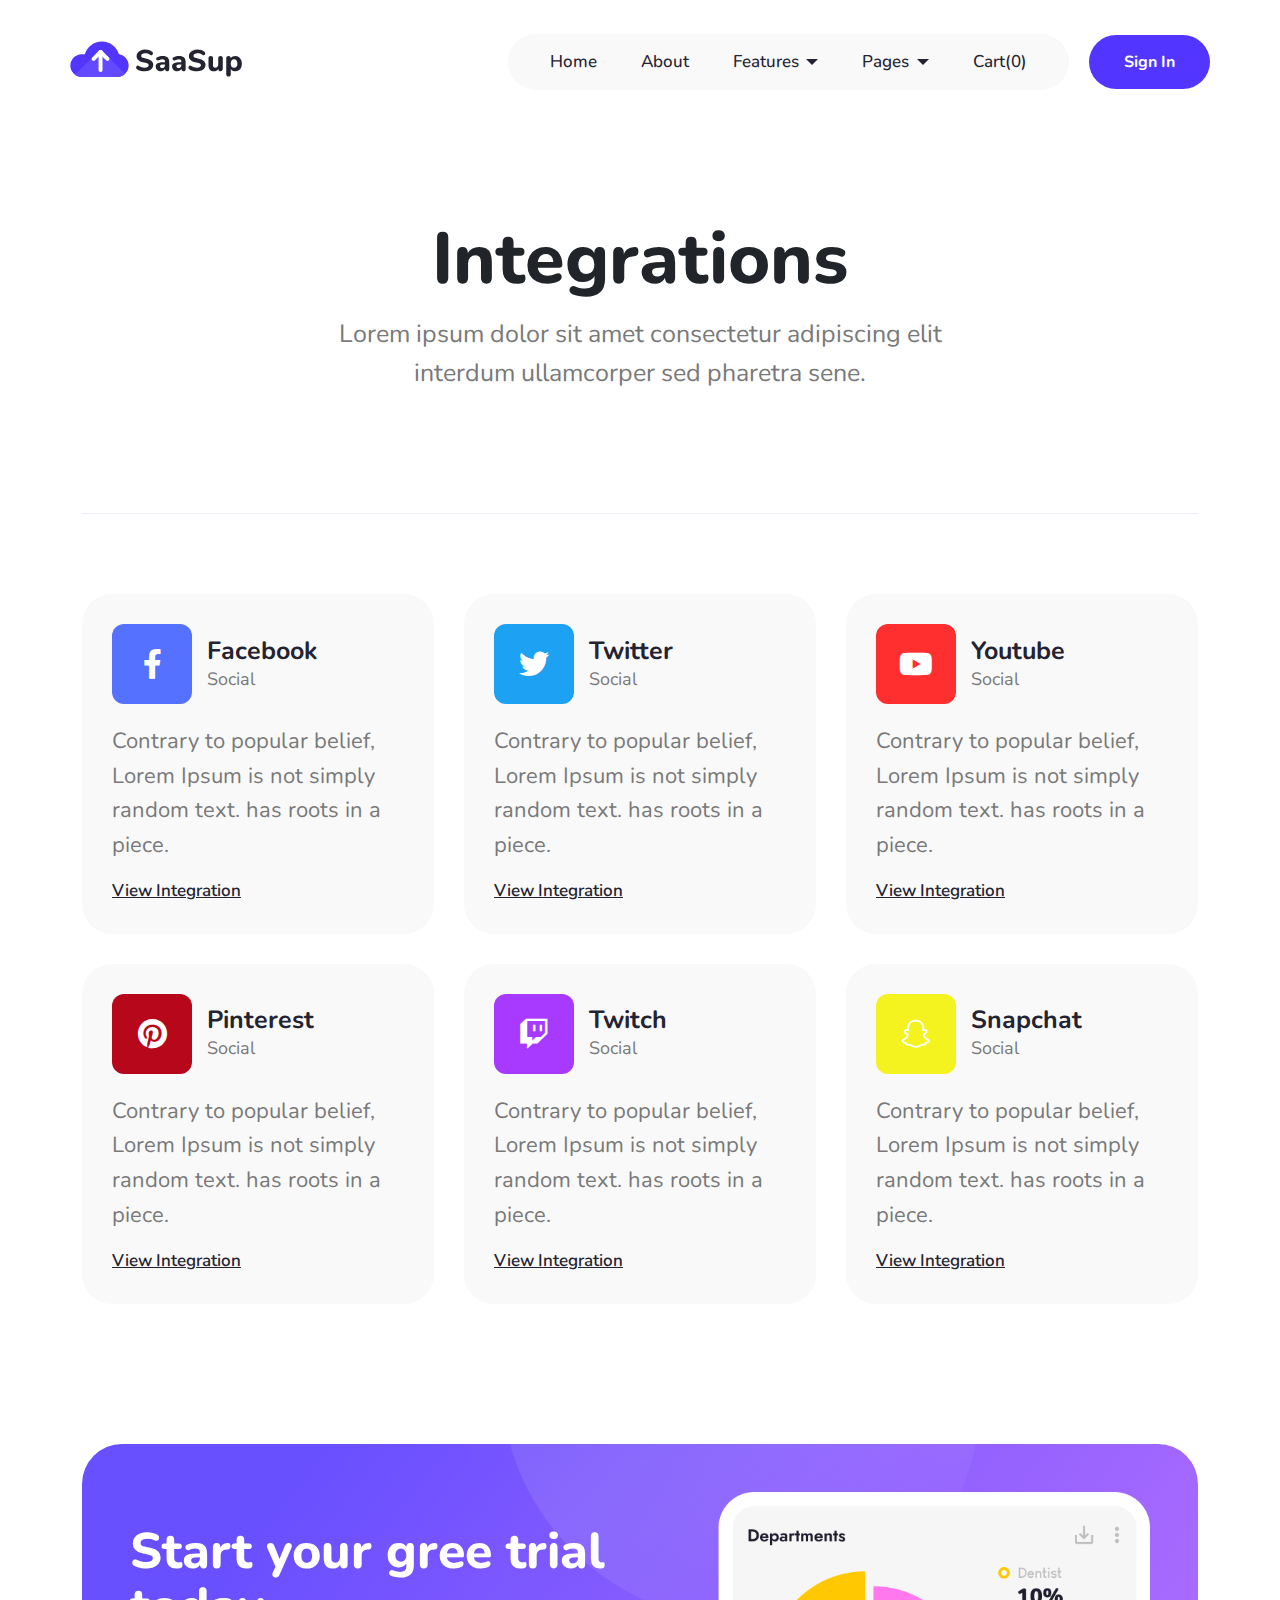
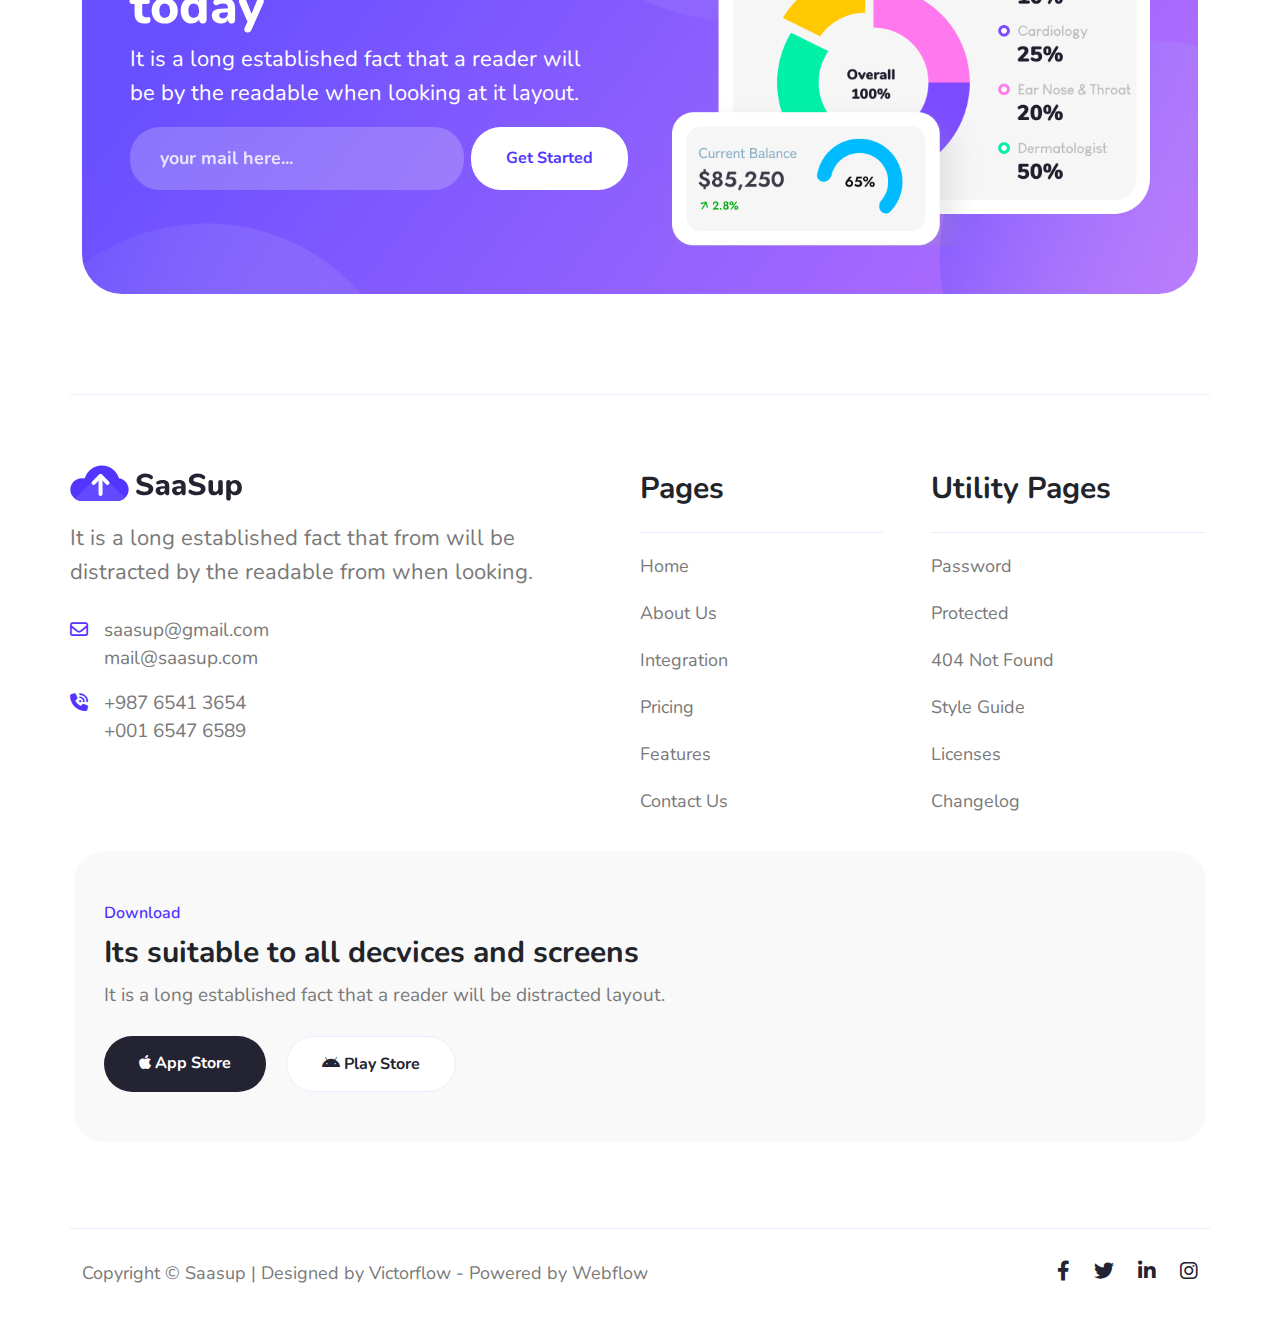
<file: integration.html>
<!doctype html>
<html lang="en">
<head>
  <title>SaaSup</title>
  <!-- Required meta tags -->
  <meta charset="utf-8">
  <meta name="viewport" content="width=device-width, initial-scale=1, shrink-to-fit=no">

  <!-- Google Fonts -->
  <link rel="shortcut icon" href="assets/images/saasup-favicon.png" type="image/x-icon">
  <link rel="preconnect" href="https://fonts.googleapis.com">
  <link rel="preconnect" href="https://fonts.gstatic.com" crossorigin>
  <link href="https://fonts.googleapis.com/css2?family=Nunito:wght@300;400;500;600;700;800&display=swap" rel="stylesheet">

  <!-- CSS Links -->
  <link href="assets/css/fontawesome.min.css" rel="stylesheet">
  <link href="assets/css/owl.theme.default.min.css" rel="stylesheet">
  <link href="assets/css/owl.carousel.min.css" rel="stylesheet">
  <link href="assets/css/aos.css" rel="stylesheet">
  <link href="assets/css/bootstrap.min.css" rel="stylesheet">
  <link href="assets/css/style.css" rel="stylesheet">
  <link href="assets/css/responsive.css" rel="stylesheet">

</head>

<body>

  <!-- start header area -->
  <header class="header_area background-none-header">
    <div class="container">
      <div class="row align-items-center pt-4">
        <div class="col-lg-2 col-md-12  p-0">
          <div class="logo_area">
            <a href="index.html">
              <img src="assets/images/logo.svg" alt="SaaSup image" loading="lazy">
            </a>
            <div class="menu-bars">
              <a href="#" class="btn02">Sign In</a>
              <a href="#" class="click-menu"><div class="fa fa-solid fa-bars"></div></a>
            </div>
          </div>
        </div>
        <div class="col-lg-10 col-md-12 p-0">
          <div class="menu_area d-flex justify-content-end align-items-center">
            <nav class="menu">
              <ul>
                <li><a href="index.html">Home</a></li>
                <li><a href="about.html">About</a></li>
                <li class="dropdown">
                  <a href="#" class="dropdown-toggle" data-bs-toggle="dropdown">Features</a>
                    <ul class="dropdown-menu">
                      <li class="dropdown-item"><a href="feature.html">Features</a></li>
                      <li class="dropdown-item"><a href="single-blog.html">Single Blog</a></li>
                      <li class="dropdown-item"><a href="#">Features 03</a></li>
                      <li class="dropdown-item"><a href="#">Features 04</a></li>
                      <li class="dropdown-item"><a href="#">Features 05</a></li>
                    </ul>
                </li>
                <li class="dropdown">
                  <a href="#" class="dropdown-toggle" data-bs-toggle="dropdown">Pages</a>
                    <ul class="dropdown-menu">
                      <li class="dropdown-item  active-color"><a href="integration.html">Integration</a></li>
                      <li class="dropdown-item"><a href="facebook.html">Facebook</a></li>
                      <li class="dropdown-item"><a href="price.html">Price</a></li>
                      <li class="dropdown-item"><a href="blog.html">Blog</a></li>
                      <li class="dropdown-item"><a href="contact-us.html">Contact Us</a></li>
                    </ul>
                </li>
                <li data-bs-toggle="modal" href="#clickmodal"><a href="#">Cart(0)</a></li>
              </ul>
            </nav>
            <div class="menu-button">
              <a href="#" class="btn01">Sign In</a>
            </div>
          </div>
        </div>
      </div>
      
    </div>
  </header>
  <!-- end header area -->

  <!-- start integration section -->
  <section class="integration-area section_padding">
    <div class="container">
        <div class="top-header top_padding">
            <h1 class="mb-3">Integrations</h1>
            <p>Lorem ipsum dolor sit amet consectetur adipiscing elit interdum ullamcorper sed pharetra sene.</p>
        </div>

        <div class="integration-content">
            <div class="integration-text">
                <div class="integration-icon integration-facebook">
                    <a href="#"><i class="fa-brands fa-facebook-f"></i></a>
                    <div class="integration-icon-text">
                        <h5>Facebook</h5>
                        <span>Social</span>
                    </div>
                </div>
                <p>Contrary to popular belief, Lorem Ipsum is not simply random text. has roots in a piece.</p>
                <a href="#">View Integration</a>
            </div>

            <div class="integration-text">
                <div class="integration-icon integration-twitter">
                    <a href="#"><i class="fa-brands fa-twitter"></i></a>
                    <div class="integration-icon-text">
                        <h5>Twitter</h5>
                        <span>Social</span>
                    </div>
                </div>
                <p>Contrary to popular belief, Lorem Ipsum is not simply random text. has roots in a piece.</p>
                <a href="#">View Integration</a>
            </div>
            
            <div class="integration-text">
                <div class="integration-icon integration-youtube">
                    <a href="#"><i class="fa-brands fa-youtube"></i></a>
                    <div class="integration-icon-text">
                        <h5>Youtube</h5>
                        <span>Social</span>
                    </div>
                </div>
                <p>Contrary to popular belief, Lorem Ipsum is not simply random text. has roots in a piece.</p>
                <a href="#">View Integration</a>
            </div>

            <div class="integration-text">
                <div class="integration-icon integration-pinterest">
                    <a href="#"><i class="fa-brands fa-pinterest"></i></a>
                    <div class="integration-icon-text">
                        <h5>Pinterest</h5>
                        <span>Social</span>
                    </div>
                </div>
                <p>Contrary to popular belief, Lorem Ipsum is not simply random text. has roots in a piece.</p>
                <a href="#">View Integration</a>
            </div>

            <div class="integration-text">
                <div class="integration-icon integration-twitch">
                    <a href="#"><i class="fa-brands fa-twitch"></i></a>
                    <div class="integration-icon-text">
                        <h5>Twitch</h5>
                        <span>Social</span>
                    </div>
                </div>
                <p>Contrary to popular belief, Lorem Ipsum is not simply random text. has roots in a piece.</p>
                <a href="#">View Integration</a>
            </div>

            <div class="integration-text">
                <div class="integration-icon integration-snapchat">
                    <a href="#"><i class="fa-brands fa-snapchat"></i></a>
                    <div class="integration-icon-text">
                        <h5>Snapchat</h5>
                        <span>Social</span>
                    </div>
                </div>
                <p>Contrary to popular belief, Lorem Ipsum is not simply random text. has roots in a piece.</p>
                <a href="#">View Integration</a>
            </div>

        </div>
    </div>
  </section>
  <!-- end integration section -->

  <!-- start trial section -->
  <section class="trial-area section_padding feature-trial">
    <div class="container">
      <div class="trial-content-image">
        <div class="row align-items-center p-5">
          <div class="col-lg-6 mb-4">
            <div class="trial-text text-white">
              <h2>Start your gree trial today</h2>
              <p>It is a long established fact that a reader will be by the readable when looking at it layout. </p>
              <form action="#" method="post">
                <div class="trial-mail">
                  <input class="titel-btn" type="email" placeholder="your mail here...">
                  <input class="btn01" type="submit" value="Get Started">
                </div>
              </form>
            </div>
          </div>
          <div class="col-lg-6">
            <div class="trial-image">
              <img src="assets/images/home-page/trailImage.png" alt="image" loading="lazy">
            </div>
          </div>
        </div>
      </div>
    </div>
  </section>
  <!-- end trial section -->

  <!-- start modal section -->
  <div class="modal fade" id="clickmodal" >
    <div class="modal-dialog modal-dialog-centered">
      <div class="modal-content p-4">
        <div class="modal-header">
          <h3 class="modal-title">Your Cart</h3>
          <button type="button" class="btn-close" data-bs-dismiss="modal" aria-label="Close"></button>
        </div>
        <div class="modal-body text-center">
            <p class="m-0">No items found.</p>
        </div>
        <div class="modal-footer justify-content-center">
            <a href="price.html" class="btn02">Go to pricing</a>
        </div>
      </div>
    </div>
  </div>
  <!-- end modal section -->

  <!-- start footer area -->
  <footer class="footer-area">
    <div class="container footer-container section_padding">
      <div class="row">
        <div class="col-xxl-4 col-xl-6 col-md-6">
          <div class="footer-left">
            <a href="#">
              <img src="assets/images/logo.svg" alt="logo image">
            </a>
            <p>It is a long established fact that from will be distracted by the readable from when looking.</p>
            <div class="footer-left-contact d-flex mb-3">
              <i class="fa-regular fa-envelope"></i>
              <div class="footer-mail ps-3">
                <a href="mailto:saasup@gmail.com">saasup@gmail.com</a> <br>
                <a href="mailto:mail@saasup.com">mail@saasup.com</a>
              </div>
            </div>
            <div class="footer-left-contact d-flex ">
              <i class="fa-solid fa-phone-volume"></i>
              <div class="footer-phone-number ps-3">
                <a href="tel:+98765413654">+987 6541 3654</a> <br>
                <a href="tel:+00165476589">+001 6547 6589</a>
              </div>
            </div>
          </div>
        </div>
        <div class="col-xxl-4 col-xl-6 col-md-6">
          <div class="row">
            <div class="col-md-6 p-0">
              <div class="footer-mid pe-5">
                <h4>Pages</h4>
                <ul>
                  <li><a href="#">Home</a></li>
                  <li><a href="#">About Us</a></li>
                  <li><a href="#">Integration</a></li>
                  <li><a href="#">Pricing</a></li>
                  <li><a href="#">Features</a></li>
                  <li><a href="#">Contact Us</a></li>
                </ul>
              </div>
            </div>
            <div class="col-md-6 p-0">
              <div class="footer-mid pe-3">
                <h4>Utility Pages</h4>
                <ul>
                  <li><a href="#">Password</a></li>
                  <li><a href="#">Protected</a></li>
                  <li><a href="#">404 Not Found</a></li>
                  <li><a href="#">Style Guide</a></li>
                  <li><a href="#">Licenses</a></li>
                  <li><a href="#">Changelog</a></li>
                </ul>
              </div>
            </div>
          </div>
        </div>
        <div class="col-xxl-4 col-xl-12 p-3">
          <div class="footer-right">
            <a href="#">Download</a>
            <h4>Its suitable to all decvices and screens</h4>
            <p>It is a long established fact that a reader will be distracted layout.</p>
            <div class="footer-apps d-flex ">
              <a href="#" class="btn02"><i class="fa-brands fa-apple"></i> App Store</a>
              <a href="#" class="btn01"><i class="fa-brands fa-android"></i> Play Store</a>
            </div>
          </div>
        </div>
      </div>
    </div>
  </footer>
  <!-- end footer area -->

  <!-- start copyright area -->
  <div class="copyright-area">
    <div class="container">
      <div class="copyright-text">
        <p>Copyright © Saasup | Designed by Victorflow - Powered by Webflow</p>
        <div class="footer-social-icons">
          <a href="#"><i class="fa-brands fa-facebook-f"></i></a>
          <a href="#"><i class="fa-brands fa-twitter"></i></a>
          <a href="#"><i class="fa-brands fa-linkedin-in"></i></a>
          <a href="#"><i class="fa-brands fa-instagram"></i></a>
        </div>
      </div>
    </div>
  </div>
  <!-- end copyright area -->

  <!-- JavaScript Libraries -->
  <!-- <script src="assets/js/jquery.min.js"></script> -->
  <script src="assets/js/jquery.copy.min.js"></script>
  <script src="assets/js/popper.min.js"></script>
  <script src="assets/js/jquery.counterup.min.js"></script>
  <script src="assets/js/waypoints.min.js"></script>
  <script src="assets/js/aos.js"></script>
  <script src="assets/js/bootstrap.min.js"></script>
  <script src="assets/js/owl.carousel.min.js"></script>
  <script src="assets/js/scripts.js"></script> 
</body>
</html>
</file>
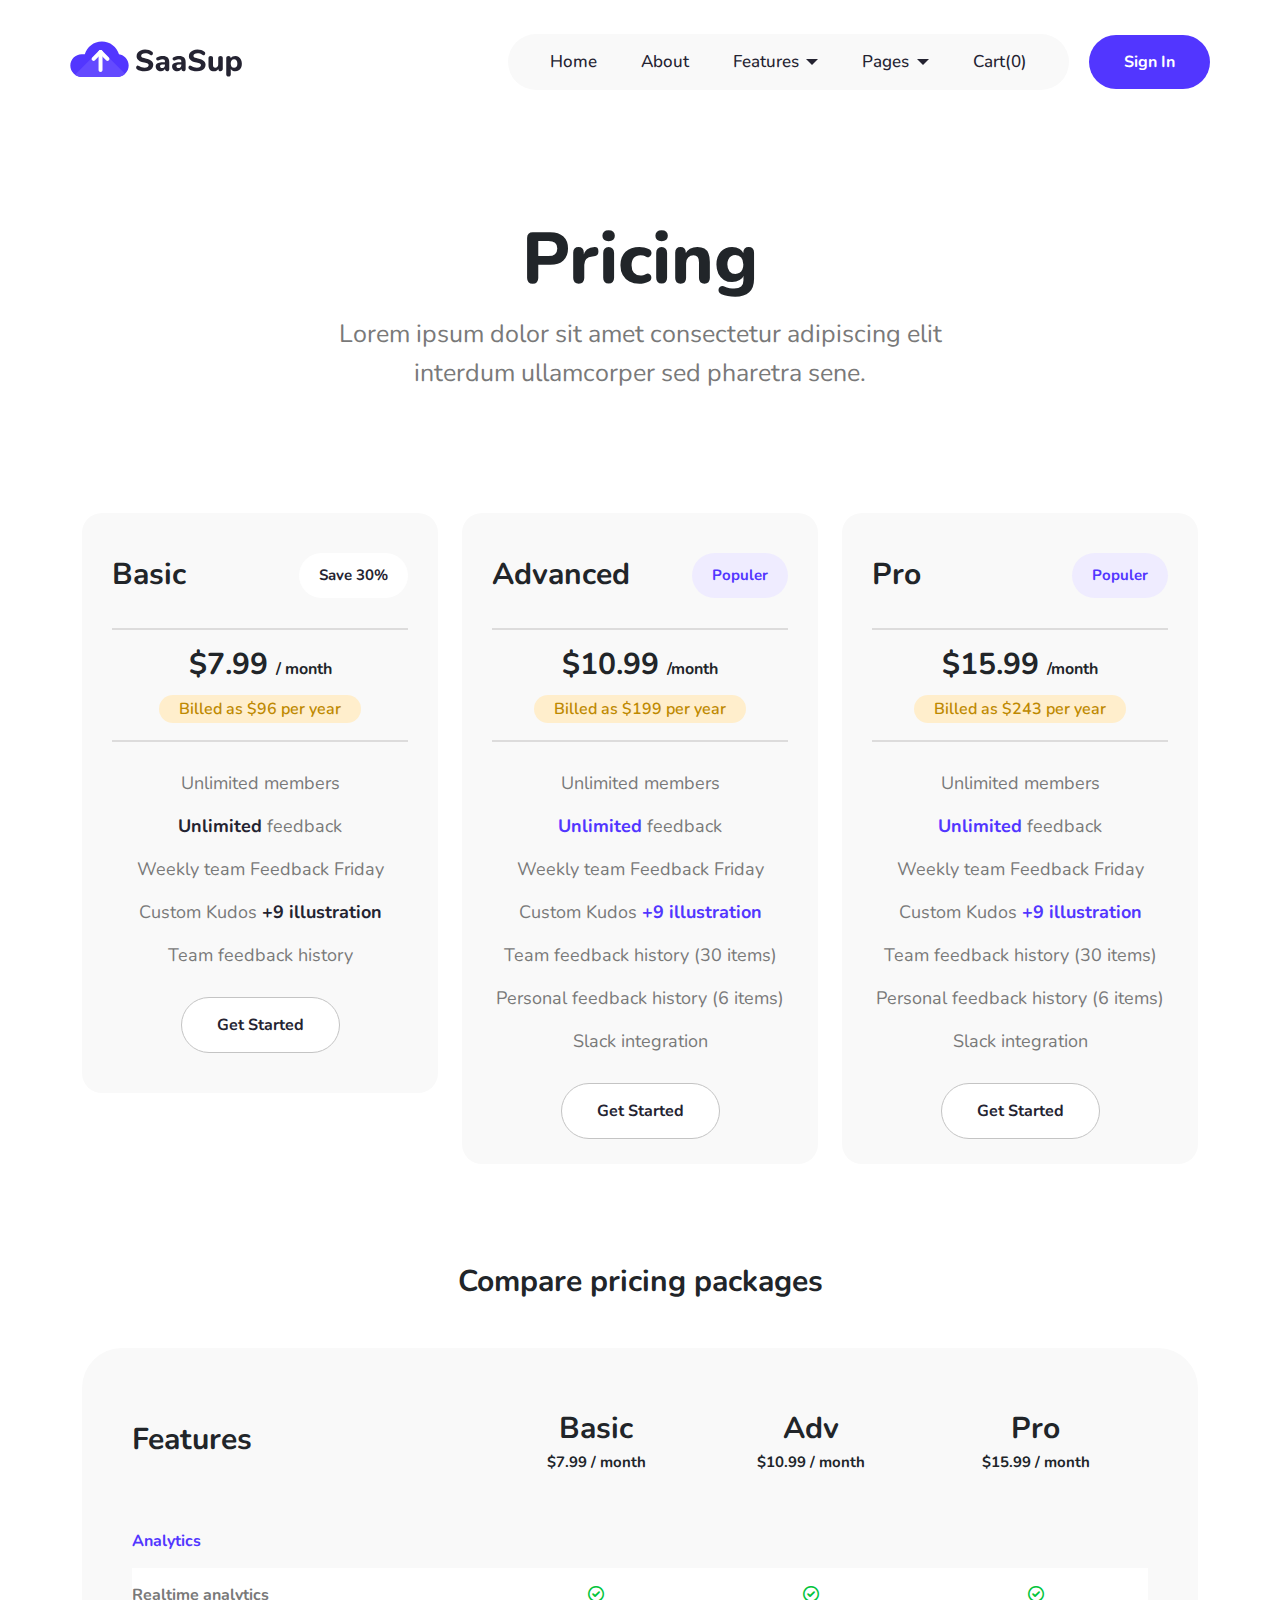
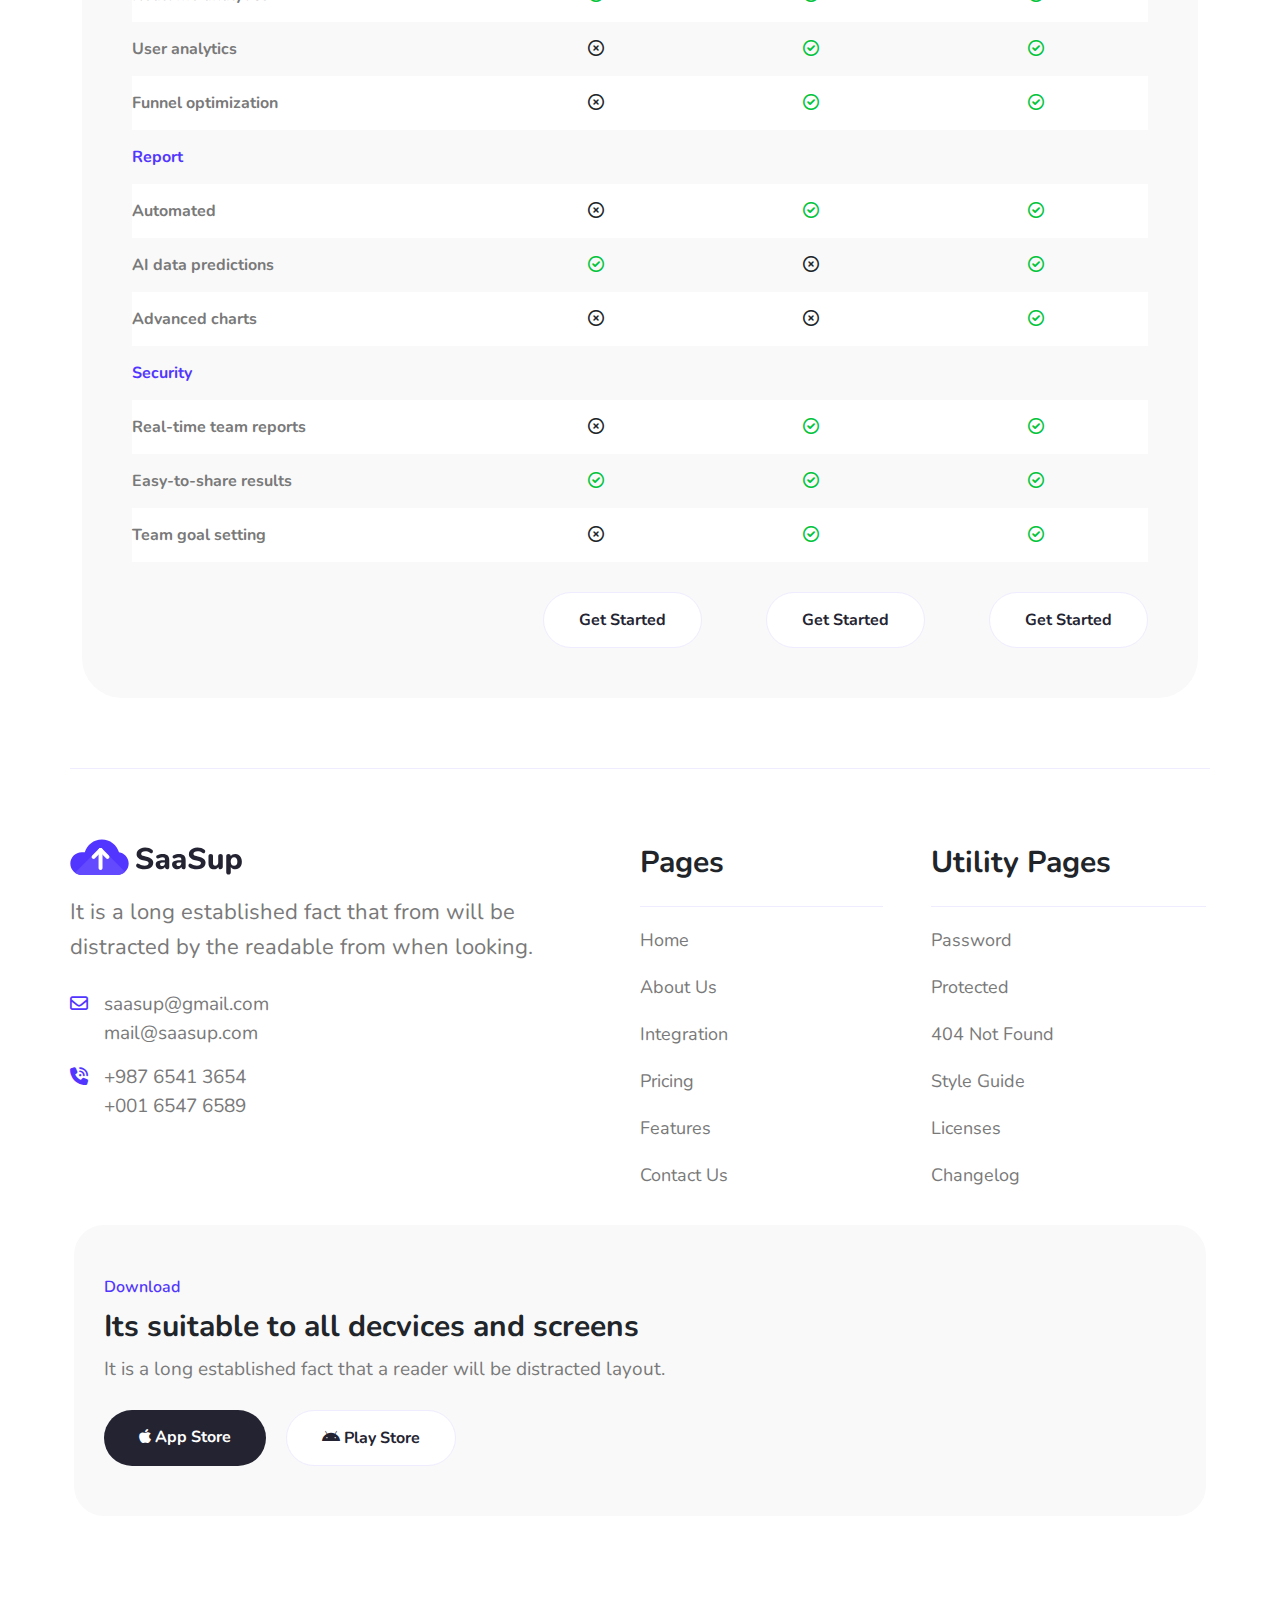
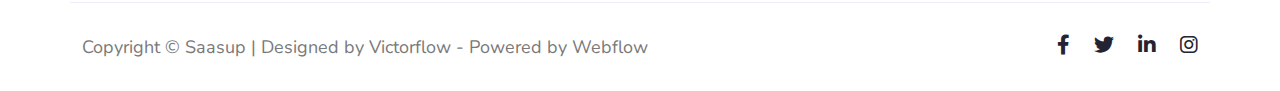
<file: price.html>
<!doctype html>
<html lang="en">
<head>
  <title>SaaSup</title>
  <!-- Required meta tags -->
  <meta charset="utf-8">
  <meta name="viewport" content="width=device-width, initial-scale=1, shrink-to-fit=no">

  <!-- Google Fonts -->
  <link rel="shortcut icon" href="assets/images/saasup-favicon.png" type="image/x-icon">
  <link rel="preconnect" href="https://fonts.googleapis.com">
  <link rel="preconnect" href="https://fonts.gstatic.com" crossorigin>
  <link href="https://fonts.googleapis.com/css2?family=Nunito:wght@300;400;500;600;700;800&display=swap" rel="stylesheet">

  <!-- CSS Links -->
  <link href="assets/css/fontawesome.min.css" rel="stylesheet">
  <link href="assets/css/owl.theme.default.min.css" rel="stylesheet">
  <link href="assets/css/owl.carousel.min.css" rel="stylesheet">
  <link href="assets/css/aos.css" rel="stylesheet">
  <link href="assets/css/bootstrap.min.css" rel="stylesheet">
  <link href="assets/css/style.css" rel="stylesheet">
  <link href="assets/css/responsive.css" rel="stylesheet">

</head>

<body>

  <!-- start header area -->
  <header class="header_area background-none-header">
    <div class="container">
      <div class="row align-items-center pt-4">
        <div class="col-lg-2 col-md-12  p-0">
          <div class="logo_area">
            <a href="index.html">
              <img src="assets/images/logo.svg" alt="SaaSup image" loading="lazy">
            </a>
            <div class="menu-bars">
              <a href="#" class="btn02">Sign In</a>
              <a href="#" class="click-menu"><div class="fa fa-solid fa-bars"></div></a>
            </div>
          </div>
        </div>
        <div class="col-lg-10 col-md-12 p-0">
          <div class="menu_area d-flex justify-content-end align-items-center">
            <nav class="menu">
              <ul>
                <li><a href="index.html">Home</a></li>
                <li><a href="about.html">About</a></li>
                <li class="dropdown">
                  <a href="#" class="dropdown-toggle" data-bs-toggle="dropdown">Features</a>
                    <ul class="dropdown-menu">
                      <li class="dropdown-item"><a href="feature.html">Features</a></li>
                      <li class="dropdown-item"><a href="single-blog.html">Single Blog</a></li>
                      <li class="dropdown-item"><a href="#">Features 03</a></li>
                      <li class="dropdown-item"><a href="#">Features 04</a></li>
                      <li class="dropdown-item"><a href="#">Features 05</a></li>
                    </ul>
                </li>
                <li class="dropdown">
                  <a href="#" class="dropdown-toggle" data-bs-toggle="dropdown">Pages</a>
                    <ul class="dropdown-menu">
                      <li class="dropdown-item"><a href="integration.html">Integration</a></li>
                      <li class="dropdown-item"><a href="facebook.html">Facebook</a></li>
                      <li class="dropdown-item  active-color"><a href="price.html">Price</a></li>
                      <li class="dropdown-item"><a href="blog.html">Blog</a></li>
                      <li class="dropdown-item"><a href="contact-us.html">Contact Us</a></li>
                    </ul>
                </li>
                <li data-bs-toggle="modal" href="#clickmodal"><a href="#">Cart(0)</a></li>
              </ul>
            </nav>
            <div class="menu-button">
              <a href="#" class="btn01">Sign In</a>
            </div>
          </div>
        </div>
      </div>
      
    </div>
  </header>
  <!-- end header area -->

  <!-- start price section -->
  <section class="price-area section_padding">
    <div class="container">
        <div class="top-header top_padding">
            <h1 class="mb-3">Pricing</h1>
            <p>Lorem ipsum dolor sit amet consectetur adipiscing elit interdum ullamcorper sed pharetra sene.</p>
        </div>

        <div class="row justify-content-center">
            <div class="col-xl-4 col-lg-6 col-md-6">
              <div class="price-mid-area">
                <div class="price-mid-top">
                  <h3>Basic</h3>
                  <a href="#" class="btn01">Save 30%</a>
                </div>
                <div class="price-mid-mid text-center">
                  <h3>$7.99 <small>/ month</small></h3>
                  <span>Billed as $96 per year</span>
                </div>
                <div class="price-mid-list text-center">
                  <ul>
                    <li>Unlimited members</li>
                    <li><span>Unlimited</span> feedback</li>
                    <li>Weekly team Feedback Friday</li>
                    <li>Custom Kudos <span>+9 illustration</span></li>
                    <li>Team feedback history</li>
                  </ul>
                </div>
                <div class="price-button text-center">
                  <a href="#" class="btn01">Get Started</a>
                </div>
              </div>
            </div>

            <div class="col-xl-4 col-lg-6 col-md-6">
                <div class="price-right-area">
                  <div class="price-right-top">
                    <h3>Advanced</h3>
                    <a href="#" class="titel-btn">Populer</a>
                  </div>
                  <div class="price-right-mid text-center">
                    <h3>$10.99 <small>/month</small></h3>
                    <span>Billed as $199 per year</span>
                  </div>
                  <div class="price-right-list text-center">
                    <ul>
                      <li>Unlimited members</li>
                      <li><span>Unlimited</span> feedback</li>
                      <li>Weekly team Feedback Friday</li>
                      <li>Custom Kudos <span>+9 illustration</span></li>
                      <li>Team feedback history (30 items)</li>
                      <li>Personal feedback history (6 items)</li>
                      <li>Slack integration</li>
                    </ul>
                  </div>
                  <div class="price-button text-center">
                    <a href="#" class="btn01">Get Started</a>
                  </div>
                </div>
            </div>

            <div class="col-xl-4 col-lg-6 col-md-6">
              <div class="price-right-area price-right-bottom-area">
                <div class="price-right-top">
                  <h3>Pro</h3>
                  <a href="#" class="titel-btn">Populer</a>
                </div>
                <div class="price-right-mid text-center">
                  <h3>$15.99 <small>/month</small></h3>
                  <span>Billed as $243 per year</span>
                </div>
                <div class="price-right-list text-center">
                  <ul>
                    <li>Unlimited members</li>
                    <li><span>Unlimited</span> feedback</li>
                    <li>Weekly team Feedback Friday</li>
                    <li>Custom Kudos <span>+9 illustration</span></li>
                    <li>Team feedback history (30 items)</li>
                    <li>Personal feedback history (6 items)</li>
                    <li>Slack integration</li>
                  </ul>
                </div>
                <div class="price-button text-center">
                  <a href="#" class="btn01">Get Started</a>
                </div>
              </div>
            </div>
            
          </div>

          <div class="price-table">
            <h3 class="text-center mb-5">Compare pricing packages</h3>

            <div class="price-main-table">
                <table class="table">
                    <thead>
                        <tr>
                            <th scope="col">Features</th>
                            <th class="text-center" scope="col">Basic <small>$7.99 / month</small></th>
                            <th class="text-center" scope="col">Adv <small>$10.99 / month</small></th>
                            <th class="text-center" scope="col">Pro <small>$15.99 / month</small></th>
                        </tr>
                    </thead>
                    <tbody>
                        <tr>
                            <th class="th-color pt-5" scope="row" colspan="4">Analytics</th>
                        </tr>
                        <tr class="bg-white">
                            <th scope="row">Realtime analytics</th>
                            <td><i class="fa-regular fa-circle-check"></i></td>
                            <td><i class="fa-regular fa-circle-check"></i></td>
                            <td><i class="fa-regular fa-circle-check"></i></td>
                        </tr>
                        <tr>
                            <th scope="row">User analytics</th>
                            <td><i class="fa-regular fa-circle-xmark"></i></td>
                            <td><i class="fa-regular fa-circle-check"></i></td>
                            <td><i class="fa-regular fa-circle-check"></i></td>
                        </tr>
                        <tr class="bg-white">
                            <th scope="row">Funnel optimization</th>
                            <td><i class="fa-regular fa-circle-xmark"></i></td>
                            <td><i class="fa-regular fa-circle-check"></i></td>
                            <td><i class="fa-regular fa-circle-check"></i></td>
                        </tr>
    
                        <tr>
                            <th class="th-color" scope="row" colspan="4">Report</th>
                        </tr>
                        <tr class="bg-white">
                            <th scope="row">Automated</th>
                            <td><i class="fa-regular fa-circle-xmark"></i></td>
                            <td><i class="fa-regular fa-circle-check"></i></td>
                            <td><i class="fa-regular fa-circle-check"></i></td>
                        </tr>
                        <tr>
                            <th scope="row">AI data predictions</th>
                            <td><i class="fa-regular fa-circle-check"></i></td>
                            <td><i class="fa-regular fa-circle-xmark"></i></td>
                            <td><i class="fa-regular fa-circle-check"></i></td>
                        </tr>
                        <tr class="bg-white">
                            <th scope="row">Advanced charts</th>
                            <td><i class="fa-regular fa-circle-xmark"></i></td>
                            <td><i class="fa-regular fa-circle-xmark"></i></td>
                            <td><i class="fa-regular fa-circle-check"></i></td>
                        </tr>
    
                        <tr>
                            <th class="th-color" scope="row" colspan="4">Security</th>
                        </tr>
                        <tr class="bg-white">
                            <th scope="row">Real-time team reports</th>
                            <td><i class="fa-regular fa-circle-xmark"></i></td>
                            <td><i class="fa-regular fa-circle-check"></i></td>
                            <td><i class="fa-regular fa-circle-check"></i></td>
                        </tr>
                        <tr>
                            <th scope="row">Easy-to-share results</th>
                            <td><i class="fa-regular fa-circle-check"></i></td>
                            <td><i class="fa-regular fa-circle-check"></i></td>
                            <td><i class="fa-regular fa-circle-check"></i></td>
                        </tr>
                        <tr class="bg-white">
                            <th scope="row">Team goal setting</th>
                            <td><i class="fa-regular fa-circle-xmark"></i></td>
                            <td><i class="fa-regular fa-circle-check"></i></td>
                            <td><i class="fa-regular fa-circle-check"></i></td>
                        </tr>
                    </tbody>
                </table>

                <div class="price-table-btn text-end">
                    <a href="#" class="btn01">Get Started</a>
                    <a href="#" class="btn01">Get Started</a>
                    <a href="#" class="btn01">Get Started</a>
                </div>
            </div>
          </div>
        
    </div>
  </section>
  <!-- end price section -->

  <!-- start modal section -->
  <div class="modal fade" id="clickmodal" >
    <div class="modal-dialog modal-dialog-centered">
      <div class="modal-content p-4">
        <div class="modal-header">
          <h3 class="modal-title">Your Cart</h3>
          <button type="button" class="btn-close" data-bs-dismiss="modal" aria-label="Close"></button>
        </div>
        <div class="modal-body text-center">
            <p class="m-0">No items found.</p>
        </div>
        <div class="modal-footer justify-content-center">
            <a href="price.html" class="btn02">Go to pricing</a>
        </div>
      </div>
    </div>
  </div>
  <!-- end modal section -->

  <!-- start footer area -->
  <footer class="footer-area">
    <div class="container footer-container section_padding">
      <div class="row">
        <div class="col-xxl-4 col-xl-6 col-md-6">
          <div class="footer-left">
            <a href="#">
              <img src="assets/images/logo.svg" alt="logo image">
            </a>
            <p>It is a long established fact that from will be distracted by the readable from when looking.</p>
            <div class="footer-left-contact d-flex mb-3">
              <i class="fa-regular fa-envelope"></i>
              <div class="footer-mail ps-3">
                <a href="mailto:saasup@gmail.com">saasup@gmail.com</a> <br>
                <a href="mailto:mail@saasup.com">mail@saasup.com</a>
              </div>
            </div>
            <div class="footer-left-contact d-flex ">
              <i class="fa-solid fa-phone-volume"></i>
              <div class="footer-phone-number ps-3">
                <a href="tel:+98765413654">+987 6541 3654</a> <br>
                <a href="tel:+00165476589">+001 6547 6589</a>
              </div>
            </div>
          </div>
        </div>
        <div class="col-xxl-4 col-xl-6 col-md-6">
          <div class="row">
            <div class="col-md-6 p-0">
              <div class="footer-mid pe-5">
                <h4>Pages</h4>
                <ul>
                  <li><a href="#">Home</a></li>
                  <li><a href="#">About Us</a></li>
                  <li><a href="#">Integration</a></li>
                  <li><a href="#">Pricing</a></li>
                  <li><a href="#">Features</a></li>
                  <li><a href="#">Contact Us</a></li>
                </ul>
              </div>
            </div>
            <div class="col-md-6 p-0">
              <div class="footer-mid pe-3">
                <h4>Utility Pages</h4>
                <ul>
                  <li><a href="#">Password</a></li>
                  <li><a href="#">Protected</a></li>
                  <li><a href="#">404 Not Found</a></li>
                  <li><a href="#">Style Guide</a></li>
                  <li><a href="#">Licenses</a></li>
                  <li><a href="#">Changelog</a></li>
                </ul>
              </div>
            </div>
          </div>
        </div>
        <div class="col-xxl-4 col-xl-12 p-3">
          <div class="footer-right">
            <a href="#">Download</a>
            <h4>Its suitable to all decvices and screens</h4>
            <p>It is a long established fact that a reader will be distracted layout.</p>
            <div class="footer-apps d-flex ">
              <a href="#" class="btn02"><i class="fa-brands fa-apple"></i> App Store</a>
              <a href="#" class="btn01"><i class="fa-brands fa-android"></i> Play Store</a>
            </div>
          </div>
        </div>
      </div>
    </div>
  </footer>
  <!-- end footer area -->

  <!-- start copyright area -->
  <div class="copyright-area">
    <div class="container">
      <div class="copyright-text">
        <p>Copyright © Saasup | Designed by Victorflow - Powered by Webflow</p>
        <div class="footer-social-icons">
          <a href="#"><i class="fa-brands fa-facebook-f"></i></a>
          <a href="#"><i class="fa-brands fa-twitter"></i></a>
          <a href="#"><i class="fa-brands fa-linkedin-in"></i></a>
          <a href="#"><i class="fa-brands fa-instagram"></i></a>
        </div>
      </div>
    </div>
  </div>
  <!-- end copyright area -->

  <!-- JavaScript Libraries -->
  <!-- <script src="assets/js/jquery.min.js"></script> -->
  <script src="assets/js/jquery.copy.min.js"></script>
  <script src="assets/js/popper.min.js"></script>
  <script src="assets/js/jquery.counterup.min.js"></script>
  <script src="assets/js/waypoints.min.js"></script>
  <script src="assets/js/aos.js"></script>
  <script src="assets/js/bootstrap.min.js"></script>
  <script src="assets/js/owl.carousel.min.js"></script>
  <script src="assets/js/scripts.js"></script> 
</body>
</html>
</file>
<file: assets/css/style.css>
/*
Template Name: Sass
Author: Coder IT Solution
Author URI: 

Table of Content: 
1.
2.
3.
4.
5.
*/

:root{
  --color01:#5236FF;
  --color02:#242331;
  --color03:#F9F9F9;
  --color04:#EFECFF;
  --color05:#797979;
  --color06:#FFFFFF;
}

*{
  /* margin: 0;
  padding: 0; */
  box-sizing: border-box;
}
body{
  font-family: 'Nunito', sans-serif;
  overflow-x: hidden;
}

h1{
  text-shadow: 0px 4px 4px rgba(0, 0, 0, 0.25);
  font-size: 75px;
  font-weight: 800;
  color: var(--primaryColor2);
  line-height: 110%;
}
h2{
  font-size: 50px;
  font-weight: 800;
  line-height: 55px;
}
h3{
  font-size: 30px;
  font-weight: 700;
  margin-bottom: 0;
}
h4{
  font-size: 30px;
  margin-bottom: 0;
  font-weight: 700;
  line-height: 157.4%;
}
h5{
  font-size: 18px;
  font-weight: 700;
  color: var(--color01);
  text-align: center;
}
p{
  font-size: 22px;
  color:var(--color05);
  line-height: 157.4%;
  font-weight: 400;
}
img{
  max-width: 100%;
}
a{
  text-decoration: none;
}
ul{
  list-style: none;
  margin: 0;
  padding: 0;
}

.btn01,.btn02,.btn03,.titel-btn{
  display: inline-block;
  padding: 15px 35px;
  background-color: var(--color06);
  border-radius: 30px;
  font-weight: 700;
  color: var(--color02);
  transition: .4s;
}
.btn01:hover{
  background-color: var(--color01);
  color: var(--color03);
}
.btn02{
  background-color: var(--color01);
  color: var(--color04);
}
.btn02:hover{
  background-color: var(--color02);
  color: var(--color03);
}
.btn03{
  color: var(--color02);
  padding: 6px 6px 6px 20px;
  background-color: #F2F2F2;
}
.btn03 i{
  font-size: 38px;
  margin-left: 9px;
}
.btn03:hover{
  background-color: var(--color02);
  color: var(--color03);
}
.titel-btn{
  background-color: #EFECFF;
  color: var(--color01);
  padding: 18px 40px;
}
.titel-header{
  max-width: 680px;
  margin: auto;
}
.section_padding{
  padding: 70px 0;
}


  /*****************************/
 /******** 1. Header Area *****/
/*****************************/

.header_area{
  margin-top: 10px;
  background: url(../images/home-page/HeaderBackground.svg) no-repeat scroll top right / 70% auto;
}

.menu{ 
  padding:0 20px;
  background-color: rgba(255,255,255,0.10);
  border-radius: 30px;
  z-index: 999;
}
.menu ul{
  display: flex;
}
.menu ul li a{
  display:block;
  padding:15px 22px;
  font-size: 17px;
  font-weight: 500;
  color: var(--color04);
  transition: .5s;
}
.menu ul li a:hover,.menu ul li.active-color a{
  color: var(--color02);
}
.menu ul ul{
  flex-direction: column;
  display: none;
}
.menu .dropdown-menu {
	background:var(--color02);
	width: 250px;
  padding: 0;
  overflow: hidden;
}
.menu ul ul li{
  padding: 1px 8px;
}
.menu ul ul li:hover{
  background-color: var(--color01);
}
.menu ul ul li a:hover{
  color: #e4e4e4;
}
.dropdown-toggle::after {
	display: inline-block;
	margin-left: .455em;
	vertical-align: .255em;
	content: "";
	border-top: .4em solid;
	border-right: .4em solid transparent;
	border-bottom: 0;
	border-left: .4em solid transparent;
	margin-bottom: -2px;
}

.menu-bars{
  display: none;
}

.menu-button{
  margin-left: 20px; 
}

.header-button{
  display: flex;
}
.header-button .btn03{
  margin-left: 15px;
  display: flex;
  align-items: center;
}
.header-banner-area{
  margin-top: 110px;
}
.header_content h1{
  margin-bottom: 15px;
}
.header_content p{
  font-size: 25px;
  margin-bottom: 25px;
}

.background-none-header{
  background: transparent;
}
.background-none-header .menu{
  background-color: var(--color03);
}
.background-none-header .menu ul li a{
  color: var(--color02);
}
.background-none-header .menu ul li a:hover,
.background-none-header .menu ul li.active-color a{
  color: var(--color01);
  text-shadow: 0 0 1px var(--color01);
}
.menu ul ul li.active-color a{
  color: #fdc6c6 !important;
}
.background-none-header .menu ul ul li a{
  color: var(--color06);
}
.background-none-header .menu ul ul li a:hover{
  color: var(--color06);
}
.background-none-header .menu-button .btn01{
  background-color: var(--color01);
  color: var(--color06);
}
.background-none-header .menu-button .btn01:hover{
  background-color: var(--color02);
  color: var(--color06);
}

  /*****************************/
 /******* 2. Feature Area *****/
/*****************************/

.feature_area{
  margin-top: 40px;
  padding-bottom: 80px;
}

.titel-header h2{
  margin-top: 15px;
  text-align: center;
}

.feature-content{
  margin-top: 48px;
}
.feature-img-content{
  padding: 50px 20px 35px;
  border-radius: 30px;
  transition: .3s;
}
.feature-img-content:hover{
  background-color: var(--color03);
  transform: scale(1.05);
}
.feature-img-content:hover a{
  color: var(--color01);
}
.feature-img-content img{
  height: 300px;
}
.feature-img-content a{
  font-size: 18px;
  font-weight: 700;
  color: var(--color02);
  text-decoration: underline;
}

  /*****************************/
 /****** 3. Platform Area *****/
/*****************************/

.platform-area{
  position: relative;
  z-index: 99;
}
.platform-area::after{
  position: absolute;
  content: "";
  width: 100%;
  height: 100%;
  top: 0;
  right: 0;
  background: url(../images/home-page/platformBackground.svg) no-repeat top right/contain;
  z-index: -1;
}
.platform-area::before{
  position: absolute;
  content: "";
  width: 100%;
  height: 100%;
  top: 0;
  left: 0;
  background: url(../images/home-page/HeaderBackgroundLeft.svg) no-repeat 0 0 /contain;
  z-index: -1;
  background-position-x: 10% ;
}

.platform-content p{
  padding-right: 10px;
  margin: 20px 0 30px;
}
.platform-cost-icon{
  flex-basis: 95px;
  margin-right: 10px;
}
.platform-cost-content{
width: 380px;
}
.platform-cost-content p{
  padding: 0;
  margin: 0;
}

  /*****************************/
 /******** 4. Work Area *******/
/*****************************/

.work-area{
  padding-top: 100px;
}
.work-user-area{
  margin-top: 30px;
  margin-bottom: 35px;
}
.work-user-area .nav-pills .nav-link.active{
  background-color: var(--color01);
}
.nav-link:focus, .nav-link:hover {
	color: var(--color02);
}
.work-user-area ul{
  display: flex;
  justify-content: center;
  margin-bottom: 45px;
}
.work-user-area ul li{
  background-color: var(--color04);
  margin: 0 10px;
  border-radius: 10px;
}
.work-user-area ul li button{
  padding: 15px 35px;
  font-size: 25px;
  font-weight: 700;
  color: var(--color02);
}
.work-area-content .btn02,.footer-apps .btn02{
  background-color: var(--color02);
  color: var(--color06);
}
.work-area-content .btn02:hover,.footer-apps .btn02:hover{
  background-color: var(--color01);
}
.work-area-width{
  max-width: 85%;
  width: 100%;
  margin: auto;
}

.work-content-top{
  display: flex;
  align-items: center;
  margin-bottom: 20px;
}
.work-content-top > a{
  padding: 12px 18px;
  border-radius: 10px;
  background-color: #DBDCFF;
  font-size: 35px;
  color: var(--color01);
}
.work-content-top > h3{
  max-width: 300px;
  margin-left: 15px;
  margin-bottom: 0;
}
.work-area-content p{
  margin-bottom: 30px;
  font-size: 20px;
}

  /*****************************/
 /**** 5. Testimonial Area ****/
/*****************************/

.testimonial-area{
  background:url(../images/home-page/testimonialshap.svg) no-repeat scroll center center/cover,url(../images/home-page/testimonialbg.svg) no-repeat scroll 0 0 /cover;
  padding-top: 80px;
}
.testimonial-top{
  width: 100%;
}
.testimonial-area .titel-btn{
  background-color: #f2f2f221;
  color: var(--color06);
}
.testimonial-content{
  max-width: 920px;
  margin: auto;
  margin-top: 35px;
  position: relative;
}
.testimonial-content p{
  font-style: italic;
  font-size: 22px;
  margin: 10px 0 30px;
  color: var(--color06);
}
.testimonial-text > i{
  font-size: 30px;
}

.testimonial-text span{
  margin-bottom: 5px ;
  display: inline-block;
}
.testimonial-stars i{
  color: #FFC226;
}
.testimonial-area .owl-carousel .owl-item img {
	display: inline-block;
	width: 108px;
	margin: auto;
}
.testimonial-content .owl-nav button.owl-prev{
  position: absolute;
  width: 50px;
  height: 50px;
  color: var(--color06);
  font-size: 20px;
  left: -6%;
  top: 20%;
  border-radius: 50%;
  transition: .3s;
}
.testimonial-content .owl-nav button.owl-next{
  position: absolute;
  width: 50px;
  height: 50px;
  color: var(--color06);
  border-radius: 50%;
  font-size: 20px;
  right: -6%;
  top: 20%;
  transition: .3s;
}
.testimonial-content .owl-nav button.owl-prev:hover,
.testimonial-content .owl-nav button.owl-next:hover{
  background-color: #e4e4e426;
  transform: scale(1.12);
}

  /*****************************/
 /******** 6. Price Area ******/
/*****************************/

.price-left-area {
	padding: 0 17px;
}
.price-left-area h2{
  font-size: 44px;
}
.price-left-area h3{
  font-size: 25px;
  margin-bottom: 30px;
}
.price-left-area p{
  font-size: 19px;
}
.price-left-area .price-company {
	display: flex;
	align-items: center;
	background-color: var(--color03);
	border-radius: 10px;
	overflow: hidden;
	justify-content: space-around;
}

.price-mid-area,.price-right-area {
  padding: 40px 30px;
  background-color: var(--color03);
  border-radius: 20px;
  transition: .4s;
}
.price-right-area{
  padding-bottom: 25px;
}
.price-mid-top,.price-right-top{
  display: flex;
  align-items: center;
  justify-content: space-between;
  padding-bottom: 30px;
  border-bottom: 2px solid #dddcdc;
}
.price-mid-top .btn01,.price-right-top .titel-btn{
  padding: 11px 20px;
  font-size: 15px;
}
.price-mid-top .btn01:hover{
  background-color: var(--color06);
  color: var(--color02);
}
.price-mid-mid,.price-right-mid{
  padding: 17px 0;
  border-bottom: 2px solid #dddcdc;
}
.price-mid-mid h3,.price-right-mid h3{
  margin-bottom: 12px;
}
.price-mid-mid h3 small ,.price-right-mid h3 small{
  font-size: 16px;
}
.price-mid-mid span ,.price-right-mid span{
  display: inline-block;
  background-color: #FFEECC;
  color: #be8901;
  padding: 2px 20px;
  border-radius: 30px;
  font-weight: 600;
}
.price-mid-list ul,.price-right-list ul{
  padding: 20px 0;
}
.price-mid-list ul li,.price-right-list ul li{
  padding: 8px 0;
  font-size: 18px;
  color: var(--color05);
  transition: .4s;
}
.price-mid-list ul li span{
  color: var(--color02);
  font-weight: 700;
  transition: .4s;
}
.price-right-list ul li span{
  color: var(--color01);
  font-weight: 700;
  transition: .4s;
}
.price-button .btn01{
  border: 1px solid #C4C4C4;
}
.price-button .btn01:hover{
  background-color: var(--color02);
  border: 1px solid var(--color02);
}
.price-right-top .titel-btn:hover{
  color: var(--color01);
}


.price-mid-area:hover,
.price-right-area:hover{
  background-color: var(--color01);
  color: var(--color06);
}
.price-mid-area:hover ul li,
.price-right-area:hover ul li{
  color: var(--color06);
}
.price-mid-area:hover ul li span,
.price-right-area:hover ul li span{
  color: var(--color06);
}

.price-table{
  margin-top: 100px;
}
.price-table thead tr th{
  font-size: 30px;
  /* text-align: center; */
}
.price-table thead tr th small{
  font-size: 15px;
  display: block;
}
.price-main-table{
  background-color: var(--color03);
  padding: 50px;
  border-radius: 40px;
}
.price-table .table th,
.price-table .table td
{
  border-style: none ;
}
.price-table .table > thead {
	vertical-align: middle;
}
.price-table .table .thead{
	border-bottom: 1px solid var(--color04);
}
.price-main-table .table tbody tr td {
	padding: 15px 0 ;
}
.price-main-table .table tbody tr th {
	padding: 15px 0 ;
}
.price-table tbody tr td{
  text-align: center;
}
.price-table tbody th{
  color: var(--color05);
}
.price-table tbody .th-color{
  color: var(--color01) !important;
}
.price-main-table .table > :not(caption) > * > * {
	padding: .5rem 0;
}
.price-main-table .table tbody tr td .fa-circle-check{
  color: #03c43d;
}
.price-table-btn{
  margin-top: 30px;
}
.price-table-btn .btn01{
  border: 1px solid var(--color04);
  margin-left: 60px;
}
.price-table-btn .btn01:hover{
  background-color: var(--color02);
  border: 1px solid var(--color02);
}


  /*****************************/
 /******** 6. Trial Area ******/
/*****************************/

.trial-content-image{
  background: url(../images/home-page/trialBackground.svg) no-repeat scroll center center/ cover;
  border-radius: 40px;
}
.trial-text p{
  color: var(--color06);
  max-width: 480px;
}
.trial-mail{
  display: flex;
  justify-content: space-between
}
.trial-mail .titel-btn{
  padding: 18px ;
  padding-left: 30px;
  width: 67%;
  border: none;
  outline: none;
  font-size: 18px;
  background-color: #f2f2f23a;
  color: var(--color06);
}
.trial-mail .titel-btn::placeholder{
  opacity: .8;
  color: var(--color06);
}
.trial-mail .btn01{
  color: var(--color01);
  border: none;
  outline: none;
}
.trial-mail .btn01:hover{
  color: var(--color06);
}

  /*****************************/
 /****** 7. Popular Area ******/
/*****************************/

.popular-area .titel-header h2{
  color: var(--color02);
}
.popular-content{
  background-color: var(--color03);
  padding: 35px;
  border-radius: 40px;
  transition: .4s;
}
.popular-content:hover{
  transform: scale(1.01);
}
.popular-image{
  position: relative;
}
.popular-image ul{
  position: absolute;
  bottom: 8px;
  left: 8px;
  display: flex;
}
.popular-image ul li{
  margin: 8px;
}
.popular-image ul li .btn01{
  padding: 12px 38px;
}
.popular-content span{
  display: block;
  margin: 30px 0 10px;
  color: var(--color05);
  font-size: 18px;
}
.popular-content h3{
  font-size: 32px;
  margin-bottom: 10px;
}
.popular-content h3 a{
  color: var(--color02);
  transition: .3s;
}
.popular-content h3 a:hover{
  color: var(--color01);
}
.popular-content p{
  font-size: 21px;
  margin-bottom: 20px;
}
.popular-link a{
  color: var(--color02);
  text-decoration: underline;
  font-weight: 700;
  transition: .3s;
}
.popular-content:hover .popular-link a{
  color: var(--color01);
}



  /*****************************/
 /******* 8. About Area *******/
/*****************************/

.about-area{
  padding-top: 140px;
}
.top-header{
  text-align: center;
}
.top-header h1{
  text-shadow: none;
  font-size: 72px;
}
.top-header p{
  max-width: 650px;
  margin: auto;
  font-size: 25px;
}

.about-top-img img{
  height: 550px;
  width: 100%;
  object-fit: cover;
  border-radius: 40px;
}

.about-counter{
  padding: 50px 20px;
  background: var(--color04);
  border-radius: 40px;
}
.about-counter h1{
  color: var(--color01);
  margin-bottom: 10px;
}
.about-counter h1 span{
  color: var(--color02);
}
.about-counter h6{
  font-size: 18px;
  font-weight: 800;
  margin-bottom: 0;
}

.about-mission-area{
  padding: 110px 0 100px;
}
.our-mission-left h3{
  font-size: 45px;
  font-weight: 800;
  margin-bottom: 20px;
}
.our-mission-left > p{
  margin-bottom: 22px;
}
.our-mission-left p{
  font-size: 21px;
  text-align: justify;
}
.our-mission-right {
  padding-left: 10px;
}
.our-mission-right img{
  height: 350px;
  width: 100%;
}

.about-value-area{
  border-bottom: 1px solid var(--color04);
}
.values-icon-text{
  display: flex;
  align-items: center;
  justify-content: center;
}
.values-icon{
  width: 220px;
  height: 130px;
  border-radius: 20px;
  display: flex;
  justify-content: center;
  align-items: center;
  margin-right: 30px;
  background-color: var(--color01);
}
.values-content p{
  margin: 0;
  font-size: 20px;
  padding-right: 20px;
}
.values-icon-text {
  background: var(--color03);
  padding:27px 20px;
  border-radius: 30px;
}

.career-area .titel-header h2{
  font-size: 45px;
  text-align: left;
  padding-right: 80px;
}

.career-sticky{
  position: sticky;
  left: 0;
  top: 40px;
}

.career-right{
  border: 1px solid var(--color04);
  padding: 50px;
  border-radius: 30px;
  transition: .4s;
}
.career-right:hover{
  background-color: var(--color04);
}
.career-right h4{
  margin-bottom: 5px;
}
.career-right span{
  font-size: 18px;
}
.career-right span small{
  font-size: 18px;
  color: var(--color01);
}
.career-right p{
  font-size: 20px;
  margin: 10px 0 30px;
}
.career-right .btn01{
  border: 1px solid var(--color05);
}
.career-right-last{
  background-color: var(--color01);
}
.career-right-last:hover{
  background-color: var(--color01);
}
.career-right-last p{
  padding: 0 20px;
  color: var(--color06);
}
.career-right-last .btn01:hover{
  background-color: var(--color02);
}

  /*****************************/
 /***** 09. Features Area *****/
/*****************************/

.top_padding{
  padding: 60px 0 120px;
}

.feature-area02  .titel-header{
  max-width: 620px;
}

.feature-trial{
  padding-bottom: 100px;
}

  /*****************************/
 /*** 10. Integration Area ****/
/*****************************/

.integration-content{
  display: grid;
  grid-template-columns: repeat(3,1fr);
  grid-gap: 30px;
  padding-top: 80px;
  border-top: 1px solid var(--color04);
}
.integration-text{
  background-color: var(--color03);
  padding: 30px;
  border-radius: 30px;
  transition: .3s;
}
.integration-text:hover{
  background-color: var(--color04);
  transform: scale(1.05);
}
.integration-text:hover a:last-child{
  color: var(--color01);
}
.integration-icon{
  display: flex;
  align-items: center;
  margin-bottom: 20px;
}
.integration-icon a{
  width: 80px;
  height: 80px;
  border-radius: 12px;
  font-size: 30px;
  margin-right: 15px;
  color: var(--color06);
  display: flex;
  justify-content: center;
  align-items: center;
}
.integration-facebook a{
  background-color: #5571FF;
}
.integration-twitter a{
  background-color: #1DA1F2;
}
.integration-youtube a{
  background-color: #FF2F2F;
}
.integration-pinterest a{
  background-color: #B7081B;
}
.integration-twitch a{
  background-color: #A83AFF;
}
.integration-snapchat a{
  background-color: #F4F21F;
}
.integration-icon-text h5{
  margin-bottom: 0;
  font-size: 25px;
  color: var(--color02);
}
.integration-icon-text span{
  color: var(--color05);
  font-size: 18px;
}
.integration-text a:last-child{
  text-decoration: underline;
  font-weight: 600;
  font-size: 17px;
  color: var(--color02);
  transition: .3s;
}

  /*****************************/
 /***** 10. Facebook Area *****/
/*****************************/


.facebook-area .top-header h1 i{
  background-color: #5571FF;
  margin-right: 10px;
  border-radius: 20px;
  padding: 35px 40px;
  color: var(--color06);
  font-size: 40px;
}
.facebook-content{
  padding: 120px 170px;
  background-color: var(--color03);
  border-radius: 40px;
}
.facebook-text h3{
  margin-bottom: 25px;
  font-size: 45px;
  font-weight: 800;
}
.facebook-text p{
  margin: 25px 0;
}
.facebook-text img{
  margin: 20px 20px 40px;
}
.facebook-text .btn02{
  margin-top: 20px;
}

  /*****************************/
 /**** 11. SingleBlog Area ****/
/*****************************/

.singleBlog-top-area{
  padding-bottom: 80px;
  border-bottom: 1px solid var(--color04);
}
.singleBlog-top-img{
  margin-bottom: 50px;
}
.singleBlog-top-img img{
  width: 100%;
  height: auto;
  object-fit: cover;
  border-radius: 50px;
}
.singleBlog-content-area h1{
  text-shadow: none;
  font-size: 74px;
}
.jonePeeter-area{
  padding-left: 40px;
  border-left: 1px solid var(--color04);
}
.blog-jonePeeter{
  display: flex;
  align-items: center;
  margin-bottom: 5px;
}
.blog-jonePeeter img{
  margin-right: 12px;
  width: 100px;
  height: 100px;
  object-fit: cover;
}
.jone-peeter h5{
  margin: 0;
  color: var(--color02);
}
.jone-peeter span{
  color: var(--color05);
}
.jonePeeter-area p{
  color: var(--color02);
}
.jonePeeter-area p span{
  color: var(--color05);
}
.jone-peater-btn a{
  margin-right: 7px;
  margin-bottom: 10px;
  padding: 10px 35px;
}

.singleBlog-content{
  max-width: 920px;
  margin: auto;
  margin-top: 40px;
}
.singleBlog-content h3{
  font-size: 38px;
  margin-bottom: 20px;
}
.singleBlog-content  p{
  font-size: 21px;
}
.singleBlog-program {
  margin: 50px 0;
}
.singleBlog-program > p{
  padding-right: 50px;
}
.singleBlog-program > p b {
  color: var(--color02);
}
.singleBlog-program ul li{
  font-size: 20px;
  color: var(--color05);
  margin: 17px 0;
}
.singleBlog-program ul li b{
  color: var(--color02);
}

.singleBlog-performance{
  margin-bottom: 50px;
}
.singleBlog-mid-image {
  margin-top: 45px;
}
.singleBlog-mid-image a:last-child{
  color: var(--color01);
  display: block;
  margin-top: 20px;
  font-size: 18px;
}
.singleBlog-performance02 ul li{
  list-style: disc;
  font-size: 19px;
  margin: 17px;
  margin-left: 40px;
  color: var(--color05);
}
.singleBlog-mid-text{
  display: flex;
  align-items: center;
  background-color: var(--color03);
  border-radius: 30px;
  overflow: hidden;
  margin: 55px 0;
}
.singleBlog-mid-text strong{
  font-size: 120px;
  background-color: var(--color01);
  height: 280px;
  width: 350px;
  display: inline-block;
  display: flex;
  justify-content: center;
  padding-top: 80px;
  color: var(--color06);
}
.singleBlog-mid-text p{
  padding: 0 55px;
  font-size: 22px;
  color: var(--color02);
  margin-bottom: 0;
}
.singleBlog-favorite {
  padding-bottom: 30px;
}
.latest-blog-post{
  border-top: 1px solid var(--color04);
}
.latest-post-link{
  display: flex;
  justify-content: space-between;
  align-items: center;
}

  /*****************************/
 /**** 12. Contact-Us Area ****/
/*****************************/

.contact-us-area{
  background: url(../images/contact/Background.svg) no-repeat scroll right top;
  background-size: 35%;
}
.contact-us-area .top_padding{
  padding-bottom: 40px;
}
.contactUs-mail-number{
  display: flex;
  justify-content: center;
}
.contactUs-top{
  background-color: var(--color06);
  border: 1px solid var(--color04);
  box-shadow: 0px 24px 33px rgba(181, 181, 181, 0.25);
  padding: 15px 20px;
  border-radius: 15px;
  margin: 10px;
}
.contactUs-icon {
	display: flex;
	align-items: center;
}
.contactUs-icon i {
	font-size: 30px;
	padding: 15px;
	background: var(--color05);
	border-radius: 15px;
}
.contactUs-icon span {
  font-size: 20px;
  margin-left: 10px;
  font-weight: 700;
  color: var(--color02);
}
.contactUs-top a{
  font-size: 20px;
  color: var(--color05);
  padding-left: 70px;
}
.contactUs-icon-color1 i{
  background-color: #9570FF;
  color: var(--color06);
}
.contactUs-icon-color2 i{
  background-color: #F563D3;
  color: var(--color06);
}

.contactUs-form{
  background-color: var(--color06);
  border: 1px solid var(--color04);
  box-shadow: 0px 17px 44px rgba(179, 179, 179, 0.25);
  padding: 60px 70px 80px;
  border-radius: 30px;
}

.form-name{
  margin-bottom: 35px;
}
.contactUs-form label{
  margin-bottom: 7px;
  font-size: 20px;
  font-weight: 600;
}
.form-name input,.form-company input{
  padding: 15px 20px;
  font-size: 20px;
}
.form-name input::placeholder,.form-company input::placeholder{
  font-size: 18px;
}
.form-name input:focus,.form-company input:focus{
  box-shadow: none;
  outline: none;
}
.form-company{
  margin-bottom: 35px;
}
.form-message textarea{
  width: 100%;
  height: 200px;
  border-radius: 20px;
  border: 1px solid #ced4da;
  outline: none;
  padding: 10px 15px;
  margin-bottom: 55px;
  resize: none;
}
.form-button{
  text-align: center;
}
.form-button .btn02{
  border: none;
}

.business-area .titel-header{
  max-width: 850px;
  margin-bottom: 50px;
}
.meaning-content {
  border: 1px solid var(--color04);
  margin: 0 10px;
  padding: 50px 0;
  border-radius: 30px;
  transition: .4s;
}
.meaning-content:hover{
  box-shadow: 0px 17px 44px rgba(179, 179, 179, 0.25);
}
.meaning-content i{
  padding: 15px 18px;
  font-size: 24px;
  background-color: #FAD5E9;
  color: #C1749E;
  border-radius: 50%;
}
.meaning-content h5{
  color: var(--color02);
  font-weight: 800;
  font-size: 20px;
  margin-top: 10px;
}
.meaning-content p{
  margin: 0;
  font-size: 16px;
}
.meaning-content .btn03{
  padding: 10px 25px;
  background-color: #FAD5E9;
  color: #C1749E;
  margin-top: 15px;
}
.meaning-content02 i{
  background-color: #F5E9DB;
  color: #D39854;
}
.meaning-content02 .btn03{
  background-color: #F5E9DB;
  color: #D39854;
}
.meaning-content03 i{
  background-color: #CBEFF1;
  color: #5B9093;
}
.meaning-content03 .btn03{
  background-color: #CBEFF1;
  color: #5B9093;
}

.contact-accordion{
  background-color: var(--color01);
  padding: 100px 0;
}
.contact-accordion-header h2{
  font-size: 45px;
  margin-bottom: 30px;
}
.accordion-area-width{
  max-width: 800px;
  margin: auto;
}
.accordion-area-width .accordion-item{
  margin-bottom: 15px;
  border-radius: 15px;
  overflow: hidden;
}
.accordion-area-width .accordion-item button{
  font-size: 20px;
  color: var(--color02);
  font-weight: 600;
}
.accordion-area-width .accordion-item p{
  font-size: 18px;
  padding: 0 50px;
}




  /*****************************/
 /******* Footer Area ******/
/*****************************/

.footer-container{
  border-top: 1px solid var(--color04);
  border-bottom: 1px solid var(--color04);
}
.footer-left{
  padding-right: 40px;
}
.footer-left p{
  padding: 15px 0 10px;
}
.footer-left-contact{
  align-items: baseline;
}
.footer-left-contact i{
  color: var(--color01);
  font-size: 18px;
  line-height: normal;
}
.footer-left-contact a{
  font-size: 19px;
  color: var(--color05);
}
.footer-mid h4{
  padding-bottom: 20px;
  border-bottom: 1px solid var(--color04);
}
.footer-mid ul{
  padding: 10px 0;
}
.footer-mid ul li{
  padding: 10px 0;
}
.footer-mid ul li a{
  font-size: 18px;
  color: var(--color05);
  transition: .3s;
}
.footer-mid ul li a:hover{
  color: var(--color01);
  font-weight: 600;
}
.footer-right{
  background-color: var(--color03);
  padding: 50px 30px;
  border-radius: 30px;
}
.footer-right > a{
  color: var(--color01);
  font-weight: 600;
}
.footer-right h4{
  line-height: 36px;
  margin: 10px 0;
}
.footer-right p{
  font-size: 19px;
  margin-bottom: 25px;
}
.footer-apps .btn01{
  border: 1px solid var(--color04);
  margin-left: 20px;
}
.footer-apps .btn01:hover{
  border: 1px solid var(--color01);
}

.copyright-text{
  display: flex;
  justify-content: space-between;
  align-items: center;
  padding: 30px 0;
}
.copyright-text p{
  margin: 0;
  font-size: 18px;
}
.footer-social-icons a i{
  font-size: 20px;
  color: var(--color02);
  padding-left:  10px;
  margin-left: 10px;
  transition: .3s;
}
.footer-social-icons a i:hover{
  transform: scale(1.2);
  color: var(--color01);
}
</file>
<file: assets/css/responsive.css>
@media all and (max-width:1200px){

    .menu {
        background-color: var(--color03);
    }
    .menu ul li a {
        color: var(--color01);
    }
    .menu ul ul li a {
        color: var(--color06);
    }

    h1 {
        font-size: 65px;
    }
    .feature-content {
        margin-top: 25px;
    }
    .feature-img-content {
        margin-bottom: 10px;
    }
    h2 {
        font-size: 47px;
    }
    h5 {
        font-size: 17px;
    }
    h3 {
        font-size: 28px;
    }
    p {
        font-size: 20px;
    }
    .feature-img-content a {
        font-size: 17px;
    }

    .popular-content h3 {
        font-size: 28px;
        margin-bottom: 10px;
    }

    .work-user-area ul li button {
        padding: 15px 30px;
        font-size: 22px;
    }

    .facebook-content {
        padding: 90px 130px;
    }
    .facebook-text h3 {
        font-size: 40px;
    }

    .feature-area02 {
        padding: 0;
    }

    .trial-mail .btn01 {
        margin-left: 10px;
    }

    .singleBlog-top-area h1{
        font-size: 55px;
    }
    .jonePeeter-area p span {
        font-size: 18px;
    }
    .jone-peater-btn a {
        padding: 8px 23px;
    }

    .price-right-bottom-area{
        margin-top: 30px;
    }

    
    .business-area.section_padding {
        padding-top: 0;
    }

    .career-area .titel-header h2 {
        font-size: 42px;
    }

    .price-table-btn .btn01 {
        margin-left: 35px;
    }

    .top-header h1 {
        font-size: 65px;
    }
    .top-header p {
        font-size: 22px;
    }
    


}

@media all and (min-width:992px){
    .menu{
        display: block !important;
    }
}

@media all and (max-width:991px){

    .header_area{
        background: none;
    }
    .menu{
        display: none;
    }
    .menu-button{
        display: none;
    }
    .logo_area{
        display: flex;
        justify-content: space-between;
        align-items: center;
    }
    .menu-bars{
        display: flex;
        align-items: center;
    }
    .menu-bars .click-menu{
        font-size: 30px;
        padding: 5px 16px;
        border-radius: 8px;
        color: var(--color06);
        background-color: var(--color02);
        display: inline-block;
        margin-left: 15px;
    }
    .menu ul {
        flex-direction: column;
        position: absolute;
        width: 70%;
        left: 0;
        right: 0;
        margin: auto;
        background-color: var(--color04);
        border-radius: 30px;
        margin-top: 10px;
    }
    .header-banner-area {
        margin-top: 65px;
    }
    .section_padding {
        padding: 60px 0;
    }

    h1 {
        font-size: 58px;
        max-width: 610px;
        margin: auto;
    }
    h2 {
        font-size: 45px;
        line-height: 50px;
    }
    h3 {
        font-size: 25px;
    }
    h4 {
        font-size: 27px;
    }
    h5 {
        font-size: 16px;
    }
    p {
        font-size: 18px;
    }

    .menu ul ul li a {
        font-size: 16px;
    }

    .titel-btn {
        padding: 15px 38px;
    }
    .header_content h1 {
        margin-left: 0;
    }
    .header_content p {
        font-size: 23px;
    }

    .top_padding {
        padding: 50px 0 90px;
    }

    .top-header h1 {
        font-size: 60px;
    }
    .top-header p {
        font-size: 20px;
    }

    .about-mission-area {
        padding-bottom: 0;
    }
    .about-counter h1 {
        margin-bottom: 3px;
        font-size: 47px;
    }
    .about-top-img img {
        height: 400px;
    }
    .our-mission-right img {
        height: auto;
    }
    .count-h1{
        margin-bottom: 15px;
    }

    .feature-area02 {
        padding: 0;
    }
    .feature_area {
        margin-top: 0;
        padding-bottom: 50px;
    }
    .feature-img-content a {
        font-size: 16px;
    }

    .facebook-content {
        padding: 70px 90px;
    }
    .facebook-text h3 {
        font-size: 30px;
    }
    .facebook-text img {
        margin: 0;
    }


    .latest-blog-post {
        padding-bottom: 0 !important;
    }
    .singleBlog-top-area {
        padding-bottom: 40px;
    }
    .singleBlog-top-area h1 {
        font-size: 45px;
    }
    .singleBlog-mid-text p {
        padding: 0 50px;
        font-size: 20px;
    }
    .singleBlog-content p {
        font-size: 19px;
    }
    .singleBlog-content h3 {
        font-size: 32px;
    }

    .platform-area::after {
        background: none;
    }
    .platform-area::before {
        background: url(../images/home-page/HeaderBackgroundLeft.svg) no-repeat 0 0 /cover;
    }

    .work-user-area ul li button {
        padding: 13px 17px;
        font-size: 20px;
    }
    .work-user-area ul li {
        margin: 0 3px;
    }
    .work-area-image {
        margin-top: 30px;
    }

    .career-area .titel-header h2 {
        font-size: 38px;
        padding-right: 0;
    }
    .career-right {
        padding: 32px;
    }
    .career-right p {
        font-size: 17px;
    }
    .career-right .btn01 {
        font-size: 15px;
        padding: 12px 30px;
    }
    .career-right span,.career-right span small {
        font-size: 16px;
    }

    .testimonial-content p {
        font-size: 19px;
    }

    .integration-content {
        grid-template-columns: repeat(2,1fr);
    }

    .popular-content h3 {
        font-size: 30px;
    }
    .popular-content {
        margin-bottom: 25px;
    }

    .meaning-content {
        margin: 0;
        padding: 30px 0;
    }

    .contactUs-icon i {
        font-size: 25px;
    }
    .contactUs-icon span {
        font-size: 17px;
    }
    .contactUs-top a {
        font-size: 16px;
        padding-left: 25px;
    }

    .price-table-btn .btn01 {
        margin-left: 5px;
    }

    .copyright-text {
        flex-direction: column;
    }
    .copyright-text p {
        margin-bottom: 15px;
        text-align: center;
    }

}

@media all and (max-width:768px){

    .header-banner-area {
        margin-top: 50px;
    }
    .section_padding {
        padding: 55px 0;
    }

    h1 {
        font-size: 48px;
        max-width: 470px;
    }
    h2 {
        font-size: 38px;
        line-height: 48px;
    }
    h4 {
        font-size: 25px;
    }

    .top_padding {
        padding: 30px 0 65px;
    }


    .header_content p {
        font-size: 20px;
    }

    .top-header h1 {
        font-size: 47px;
    }
    .facebook-area .top-header h1 i {
        padding: 28px 32px;
        font-size: 38px;
    }

    .feature-area02 {
        padding: 0;
    }

    .about-area {
        padding-bottom: 20px;
    }
    
    
    .about-value-area {
        padding-top: 0;
    }
    .about-head-content h2 {
        font-size: 36px;
    }
    .about-top-img img {
        height: 300px;
    }
    .our-mission-left h3 {
        font-size: 40px;
    }
    .our-mission-left p {
        font-size: 19px;
    }

    .blog-jonePeeter img {
        width: 85px;
        height: 85px;
    }
    .singleBlog-top-area h1 {
        font-size: 42px;
    }
    .singleBlog-program {
        margin: 40px 0;
    }
    .singleBlog-performance {
        margin-bottom: 40px;
    }
    .singleBlog-favorite {
        padding-bottom: 0;
    }
    .singleBlog-mid-text p {
        padding: 0 28px;
        font-size: 18px;
    }

    .work-user-area ul li {
        margin: 0 5px;
        margin-bottom: 7px;
    }


    .integration-area {
        padding-bottom: 15px;
    }
    .integration-content {
        grid-template-columns: auto;
    }
    .integration-content {
        grid-gap: 15px;
    }
    .integration-text {
        padding: 25px;
    }
    .integration-icon-text h5 {
        font-size: 23px;
    }
    .integration-icon-text span {
        font-size: 16px;
    }
    .integration-text a:last-child {
        font-size: 16px;
    }

    .facebook-content {
        padding: 35px 50px;
    }
    .facebook-text h3 {
        font-size: 25px;
    }
    .facebook-text p {
        margin: 18px 0;
    }

    .trial-mail .titel-btn {
        padding: 13px;
        padding-left: 30px;
    }
    .trial-mail .btn01 {
        margin-left: 10px;
    }

    .price-table-btn .btn01 {
        padding: 5px 17px;
        margin-left: 0;
    }

    .price-left-area h2 {
        font-size: 37px;
    }
    .price-right-area {
        margin-top: 30px;
    }

    .popular-area {
        padding: 30px 0;
    }
    .popular-content h3 {
        font-size: 28px;
    }

    .meaning-content {
        margin: 13px;
        padding: 50px 0;
    }

    .contact-us-area {
        background: none;
    }
    .business-area .titel-header {
        margin-bottom: 30px;
    }

    .contact-accordion-header h2 {
        font-size: 35px;
    }
    .accordion-area-width .accordion-item button {
        font-size: 18px;
    }
    .accordion-area-width .accordion-item p {
        font-size: 17px;
        padding: 0 30px;
    }
    .contactUs-mail-number {
        flex-direction: column;
    }
    .form-name {
        margin-bottom: 15px;
    }
    .form-company {
        margin-bottom: 15px;
    }
    .form-name input, .form-company input {
        margin-bottom: 15px;
    }
    .form-message textarea {
        height: 120px;
        margin-bottom: 40px;
    }

    .footer-left {
        margin-bottom: 25px;
    }
    .footer-mid {
        margin-bottom: 15px;
    }
}

@media all and (max-width:575px){


    .btn01, .btn02, .btn03, .titel-btn {
        padding: 13px 30px;
    }
    .btn01,.btn02,.btn03 {
        font-size: 15px;
    }

    h2 {
        font-size: 34px;
        line-height: 38px;
    }
    h3 {
        font-size: 24px;
    }
    p {
        font-size: 17px;
    }

    .top_padding {
        padding: 18px 0 45px;
    }

    .top-header h1 {
        font-size: 42px;
    }
    .facebook-area .top-header h1 i {
        padding: 25px 30px;
        font-size: 35px;
    }

    .header-button .btn03 {
        margin-left: 10px;
        padding: 10px 7px 10px 20px;
    }
    .btn03 i {
        font-size: 29px;
    }

    .about-mission-area {
        padding-top: 20px;
    }

    .about-top-img img {
        height: 250px;
    }

    .work-user-area ul li button {
        font-size: 18px;
    }
    .work-area-content p {
        font-size: 18px;
    }

    .facebook-content {
        padding: 35px 25px;
    }
    .facebook-text .btn02 {
        margin-top: 10px;
    }

    .singleBlog-content h3 {
        font-size: 27px;
    }
    .singleBlog-content p {
        font-size: 17px;
    }
    .singleBlog-program ul li {
        font-size: 17px;
        margin: 10px 0;
    }
    .singleBlog-performance02 ul li {
        font-size: 17px;
        margin: 10px;
        margin-left: 20px;
    }
    .jonePeeter-area {
        padding-left: 20px;
    }
    .singleBlog-top-area h1 {
        font-size: 38px;
    }
    .singleBlog-mid-text p {
        padding: 0 15px;
        font-size: 17px;
    }


    .price-left-area h2 {
        font-size: 34px;
        line-height: 42px;
    }
    .trial-mail {
        flex-direction: column;
    }
    .trial-mail .titel-btn {
        width: 100%;
        margin-bottom: 10px;
    }
    .trial-mail .btn01 {
        margin: auto;
    }


    .meaning-content {
        padding: 40px 0;
    }

    .contact-accordion-header h2 {
        font-size: 30px;
    }
    .accordion-area-width .accordion-item button {
        font-size: 17px;
    }
    .accordion-area-width .accordion-item p {
        font-size: 16px;
        padding: 0 10px;
    }

    .form-name input, .form-company input {
        padding: 15px;
        font-size: 17px;
    }
    
    .popular-content h3 {
        font-size: 24px;
    }
    .popular-content p {
        font-size: 17px;
    }
    .popular-link a {
        font-size: 15px;
    }
    .popular-image ul li {
        margin: 0 8px 0 0;
    }
    .popular-image ul li .btn01 {
        padding: 10px 32px;
    }

    .footer-container  {
        max-width: 90%;
        margin: auto;
    }
}

@media all and (max-width:480px){

    .btn01, .btn02, .btn03, .titel-btn {
        padding: 10px 28px;
    } 

    .header-button .btn03 {
        margin-left: 7px;
        padding: 6px 7px 6px 20px;
    }

    .popular-content h3 {
        padding-right: 0;
    }

    .facebook-text h3 {
        font-size: 23px;
        margin-bottom: 0;
    }

    h2 {
        font-size: 28px;
    }

    .top-header h1 {
        font-size: 35px;
    }

    .contactUs-top a {
        font-size: 16px;
        padding-left: 0;
    }

    .price-table {
        display: none;
    }

    .singleBlog-top-area h1 {
        font-size: 30px;
    }

    .contactUs-form {
        padding: 50px;
    }
    .accordion-area-width .accordion-item button {
        font-size: 16px;
        line-height: normal;
    }

    .footer-apps {
        flex-direction: column;
        margin: auto;
        max-width: 58%;
        text-align: center;
    }
    .footer-apps .btn01 {
        margin-left: 0;
        margin-top: 10px;
    }

}

@media all and (max-width:400px){

    .header-button {
        flex-direction: column;
        width: 56%;
        text-align: center;
        margin: auto;
    }
    .menu-bars .btn02 {
        display: none;
    } 

    .about-top-img img {
        height: 200px;
    }

    .header-button .btn03 {
        margin-left: 0;
        margin-top: 10px;
        padding: 6px 20px;
        font-size: 14px;
        justify-content: center;
    }

    .contactUs-form {
        padding: 40px 20px;
    }

    .popular-image ul li .btn01 {
        padding: 5px 20px;
    }

    .footer-apps {
        max-width: 76%;
    }
}
</file>
